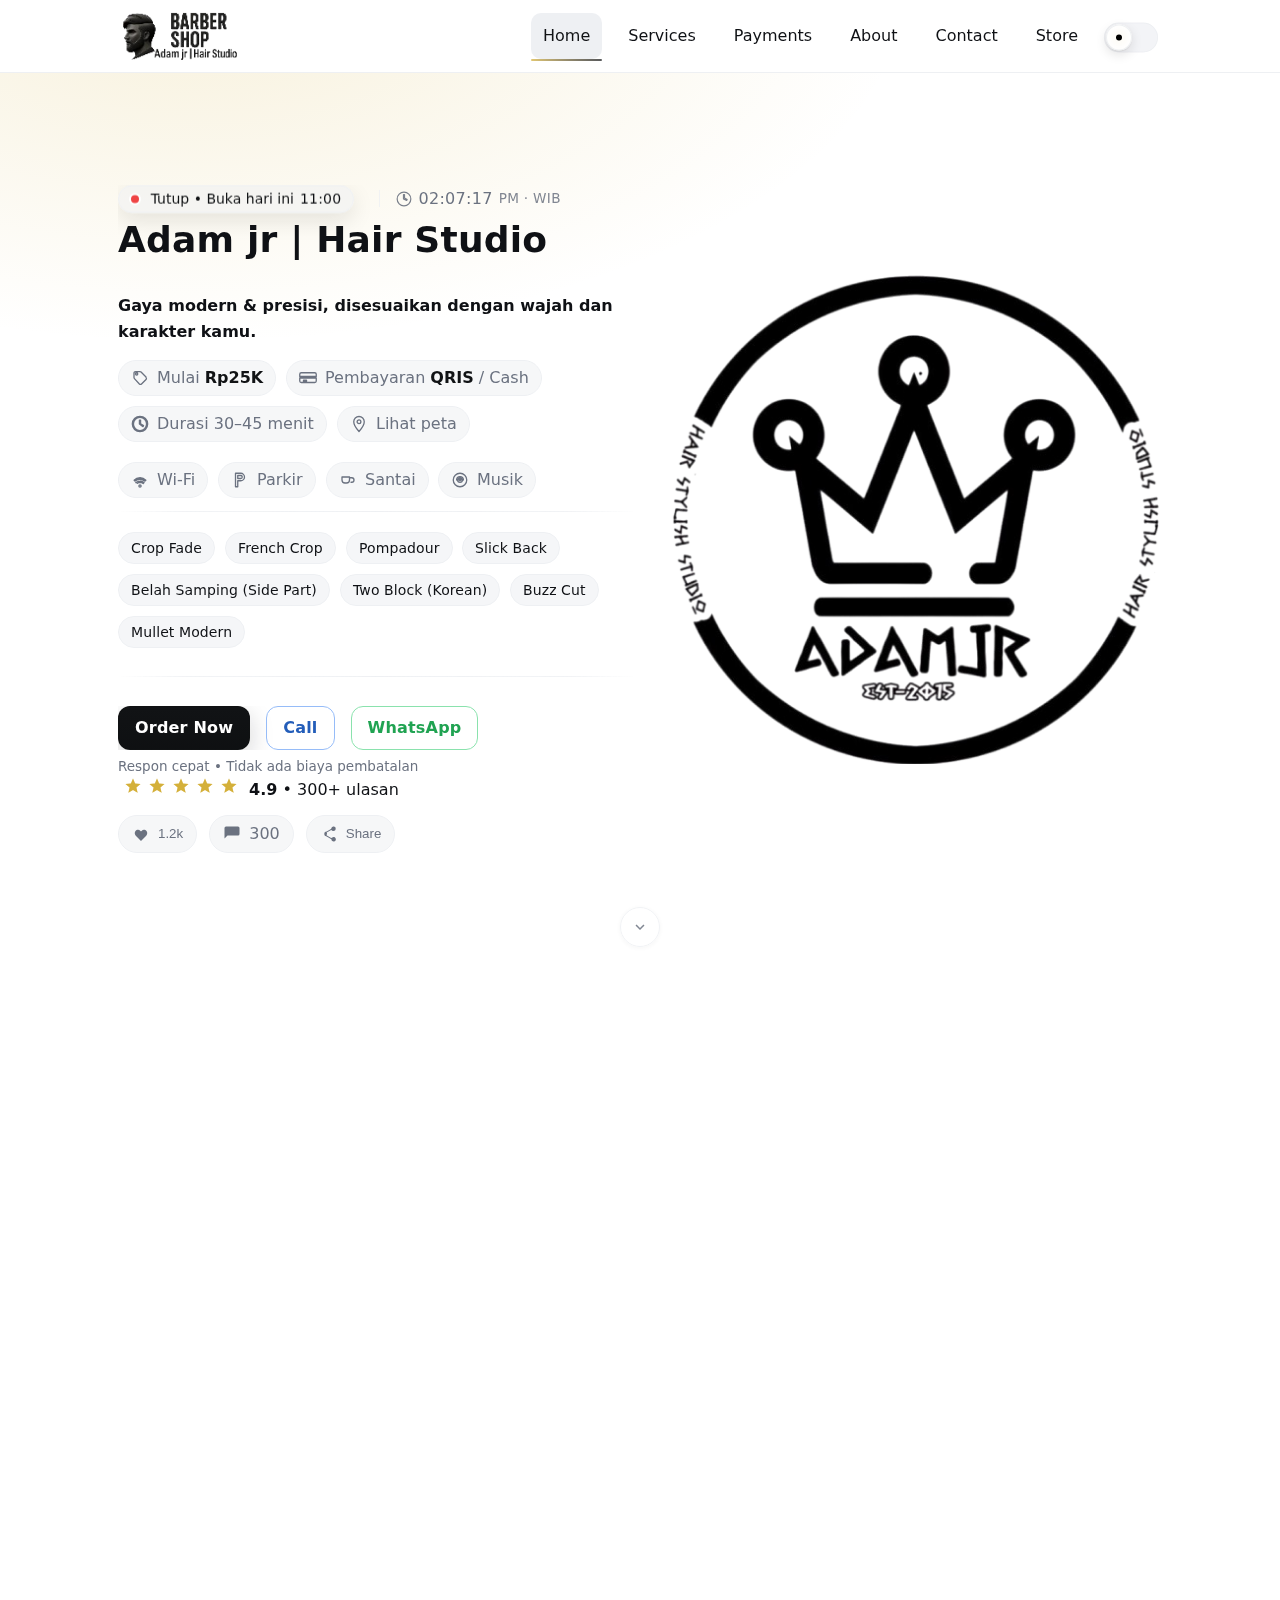
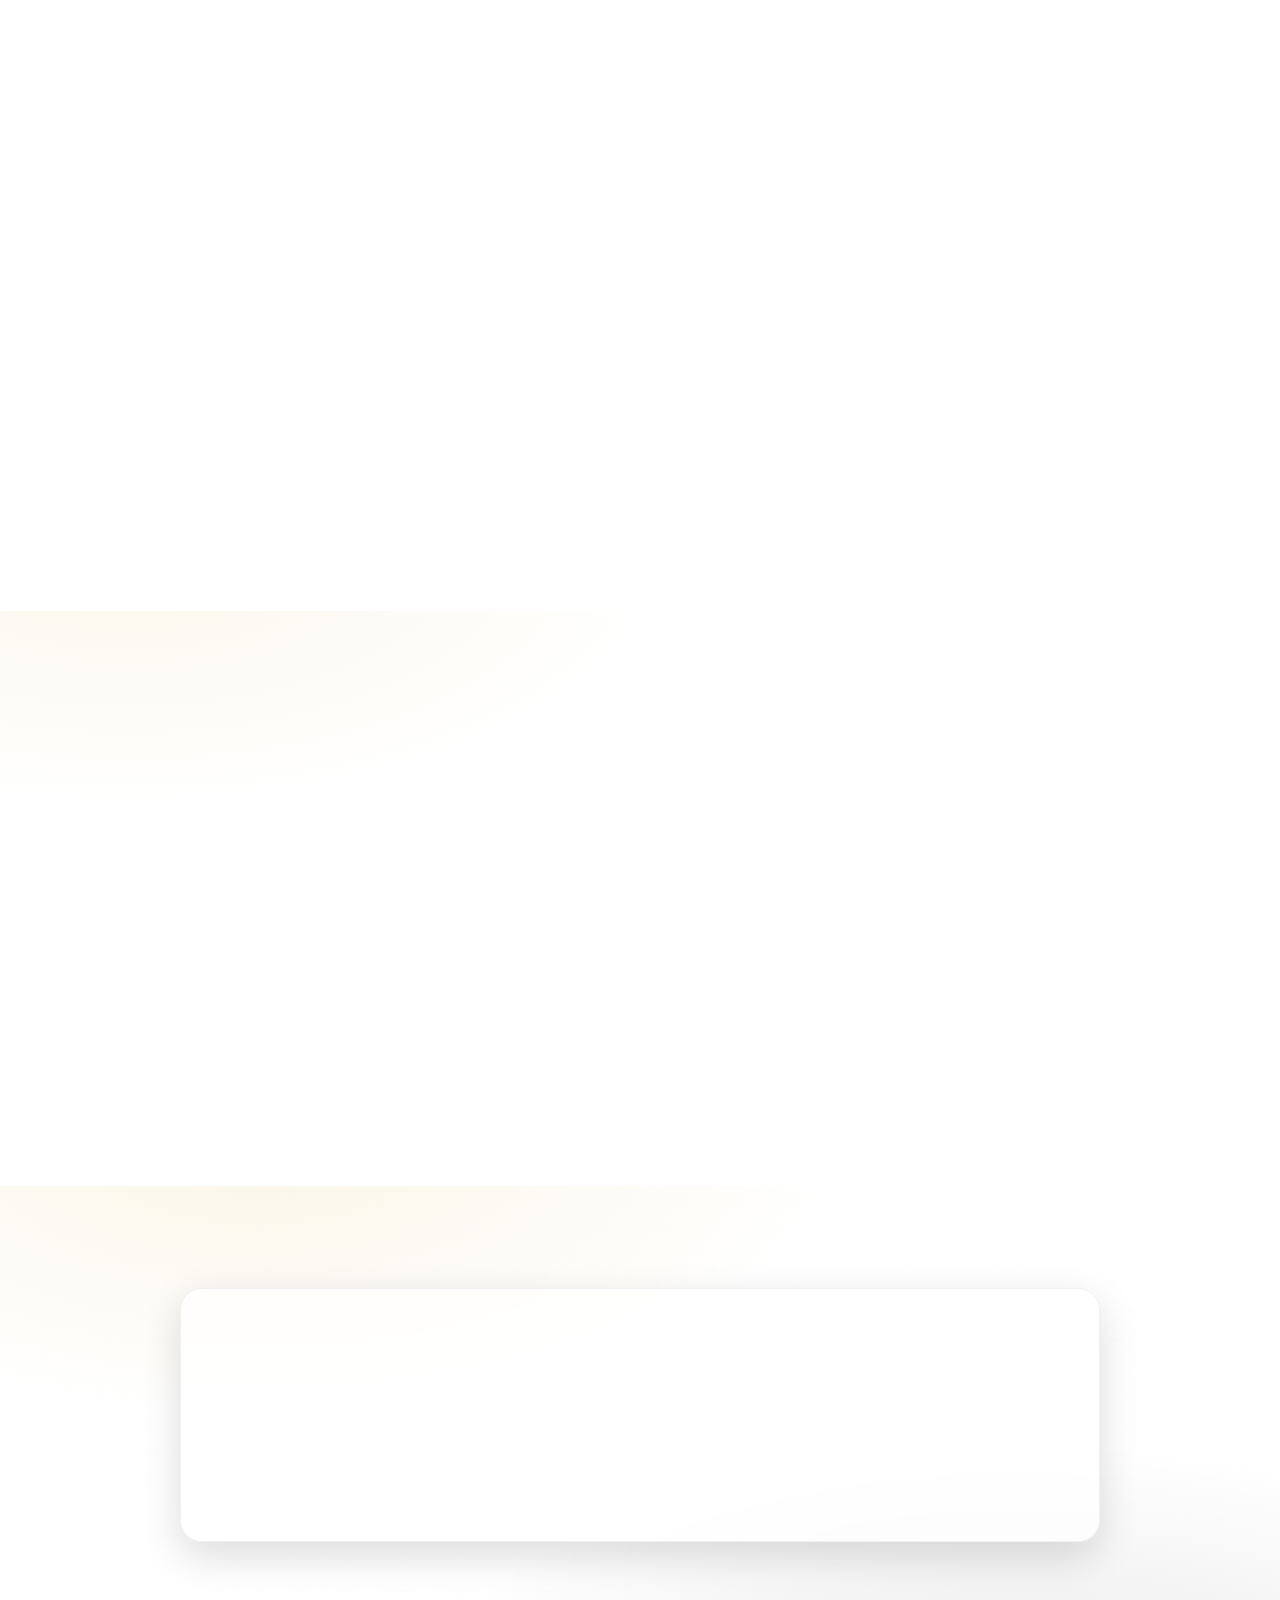
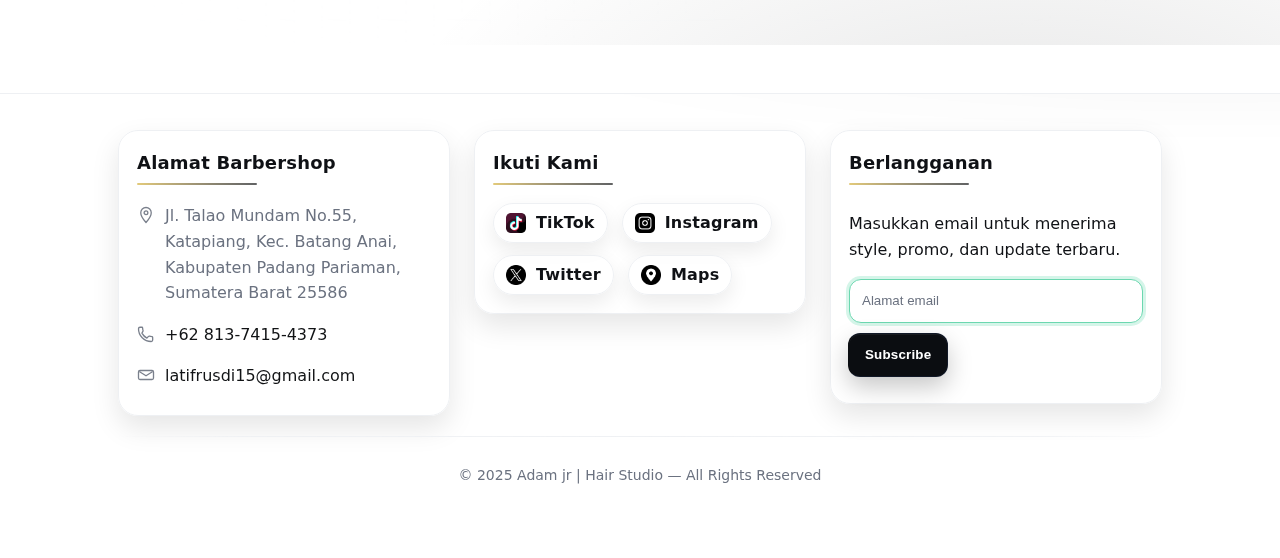
<file: index.html>
<!DOCTYPE html>
<html lang="id">
    <head>
        <!-- ===== Meta dasar & tampilan ===== -->
        <meta charset="utf-8">
        <meta name="viewport" content="width=device-width,initial-scale=1,viewport-fit=cover">
        <meta name="description" content="Adam jr | Hair Studio - Profesional grooming & penataan rambut pria.">
        <meta name="keywords" content="barbershop, hair studio, potong rambut pria, beard trim, grooming, salon">
        <meta name="color-scheme" content="light dark">
        <meta name="referrer" content="strict-origin-when-cross-origin">
        <!-- Saat staging & belum ingin diindeks, hapus komentar baris di bawah -->
        <!-- <meta name="robots" content="noindex,nofollow"> -->

        <title>Adam jr | Hair Studio</title>
        <link rel="icon" type="image/x-icon" href="images/favicon.png">

        <!-- ===== PWA / Ikon (opsional, sesuaikan jika file tersedia) ===== -->
        <link rel="manifest" href="site.webmanifest">
        <link rel="icon" type="image/png" sizes="32x32" href="images/favicon-32.png">
        <link rel="apple-touch-icon" sizes="180x180" href="images/apple-touch-icon.png">
        <meta name="theme-color" content="#ffffff" media="(prefers-color-scheme: light)">
        <meta name="theme-color" content="#0b0d11" media="(prefers-color-scheme: dark)">

        <!-- ===== Open Graph / Twitter (tanpa domain dulu) ===== -->
        <meta property="og:title" content="Adam jr | Hair Studio">
        <meta property="og:description" content="Premium grooming & personalisasi gaya rambut pria.">
        <meta property="og:image" content="images/about-img.jpg">
        <meta property="og:type" content="business.business">
        <meta property="og:locale" content="id_ID">

        <meta name="twitter:card" content="summary_large_image">
        <meta name="twitter:title" content="Adam jr | Hair Studio">
        <meta name="twitter:description" content="Premium grooming & personalisasi gaya rambut pria.">
        <meta name="twitter:image" content="images/about-img.jpg">

        <!-- ===== Preload aset penting (logo header) ===== -->
        <link rel="preload" as="image" href="images/logo.png" fetchpriority="high">

        <!-- ===== Styles utama (CSS terpisah) ===== -->
        <link rel="stylesheet" href="css/app.css">
        <link rel="stylesheet" href="css/theme-toggle.css">
        <link rel="stylesheet" href="css/media-quaries.css">
        <link rel="stylesheet" href="css/aoe.css">
        <link rel="stylesheet" href="css/main.css">
        <link rel="stylesheet" href="css/footer.css">
    </head>

    <body>
        <!-- ===== HEADER / Navigasi ===== -->
        <header class="header" role="banner" id="site-header">
            <div class="container">
                <div class="row">
                    <!-- Logo -->
                    <a href="index.html" class="site-brand" aria-label="Beranda Adam jr | Hair Studio">
                        <img class="site-logo" src="images/logo.png" alt="Adam jr | Hair Studio" width="160" height="48" decoding="async">
                    </a>

                    <!-- Tombol hamburger (muncul di mobile) -->
                    <button class="nav-toggle" type="button"
                        aria-label="Buka menu" aria-controls="site-nav" aria-expanded="false">
                        <span class="bar"></span><span class="bar"></span><span class="bar"></span>
                    </button>

                    <!-- Menu (jadi drawer di mobile) -->
                    <nav id="site-nav" class="navigation" aria-label="Navigasi utama" hidden>
                        <ul>
                            <li class="active"><a href="index.html" title="Beranda">Home</a></li>
                            <li><a href="services.html" title="Layanan">Services</a></li>
                            <li><a href="payments.html" title="Pembayaran">Payments</a></li>
                            <li><a href="about.html" title="Tentang Kami">About</a></li>
                            <li><a href="contact.html" title="Kontak">Contact</a></li>
                            <li><a href="store.html" title="Store">Store</a></li>

                            <!-- Toggle Tema (dipindah ke dalam nav) -->
                            <li>
                                <button id="theme-toggle" class="theme-toggle" type="button"
                                    aria-label="Ganti tema gelap/terang" aria-pressed="false">
                                    <span class="theme-switch" aria-hidden="true">
                                        <svg class="icon sun" viewBox="0 0 24 24" width="18" height="18">
                                            <path d="M12 4V2m0 20v-2M4.93 4.93 3.52 3.52m16.96 16.96-1.41-1.41M4 12H2m20 0h-2M4.93 19.07l-1.41 1.41m16.96-16.96-1.41 1.41M12 8a4 4 0 1 1 0 8 4 4 0 0 1 0-8Z"/>
                                        </svg>
                                        <span class="theme-thumb"></span>
                                        <svg class="icon moon" viewBox="0 0 24 24" width="18" height="18">
                                            <path d="M21 12.79A9 9 0 1 1 11.21 3 7 7 0 0 0 21 12.79Z"/>
                                        </svg>
                                    </span>
                                    <span class="sr-only">Ganti tema</span>
                                </button>
                            </li>
                        </ul>
                    </nav>
                </div>
            </div>
        </header>

        <!-- ===== HERO ===== -->
        <section class="hero-section hero-2025" aria-labelledby="hero-title">
            <div class="container">
                <div class="hero-grid">
                    <!-- Kolom kiri: copy (versi 2025 pro) -->
                    <div class="hero-copy" data-aoe="fade-up" data-aoe-delay="40">
                        <!-- Status buka (bisa di-update via JS ringan) -->
                        <span class="hero-badge" id="open-badge" aria-live="polite" data-aoe="fade-in" data-aoe-delay="80">
                            Buka hari ini • <time datetime="11:00">11:00</time>–<time datetime="23:00">23:00</time>
                        </span>

                        <span class="hero-clock" id="hero-clock" data-12h="false" data-seconds="true">
                            <svg viewBox="0 0 24 24" aria-hidden="true" width="18" height="18">
                                <path d="M12 1.75a10.25 10.25 0 1 0 0 20.5 10.25 10.25 0 0 0 0-20.5zm-.75 3.5h1.5v5.1l4 2.4-.75 1.3L11.25 12V6.75z"/>
                            </svg>
                            <time id="clock-wib" datetime="00:00:00">00:00:00</time>
                            <span class="tz">WIB</span>
                        </span>

                        <h1 id="hero-title" class="hero-title" data-aoe="slide-up" data-aoe-delay="100">
                            Adam jr <span aria-hidden="true">|</span> Hair Studio
                        </h1>

                        <div class="hero-actions --with-divider"></div>

                        <!-- Rotating hero text (fade+slide) -->
                        <p class="hero-text" aria-live="polite" data-aoe="fade-up" data-aoe-delay="120">
                            <strong>
                                <span id="hero-rotator"
                                    class="hero-rotator"
                                    data-phrases='[
                                        "Potongan rapi, detail presisi, hasil tahan lama.",
                                        "Custom haircut mengikuti bentuk wajah & gaya hidupmu.",
                                        "Tampil maksimal styling personal, hasil yang yakin.",
                                        "Quality Over Quantity."
                                    ]'>
                                    Gaya modern & presisi, disesuaikan dengan wajah dan karakter kamu.
                                </span>
                            </strong>
                        </p>

                        <!-- Meta ringkas: harga, durasi, peta, dll -->
                        <ul class="hero-meta" aria-label="Info singkat" data-aoe-stagger="60">
                            <!-- Harga -->
                            <li class="meta-pill">
                                <!-- ikon tag harga -->
                                <svg viewBox="0 0 24 24" aria-hidden="true">
                                    <path d="M20 10.59 13.41 4a2 2 0 0 0-1.41-.59H6a2 2 0 0 0-2 2v6a2 2 0 0 0 .59 1.41L11.18 20a2 2 0 0 0 2.83 0l6-6a2 2 0 0 0 0-2.83zM7.5 8A1.5 1.5 0 1 1 9 6.5 1.5 1.5 0 0 1 7.5 8z"/>
                                </svg>
                                <span>Mulai <b>Rp25K</b></span>
                            </li>

                            <!-- Pembayaran -->
                            <li class="meta-pill">
                                <!-- ikon kartu/QR -->
                                <svg viewBox="0 0 24 24" aria-hidden="true">
                                    <path d="M3 5h18a2 2 0 0 1 2 2v3H1V7a2 2 0 0 1 2-2zm-2 7h22v4a2 2 0 0 1-2 2H3a2 2 0 0 1-2-2v-4zm5 3h4v2H6z"/>
                                </svg>
                                <span>Pembayaran <b>QRIS</b> / Cash</span>
                            </li>

                            <!-- Durasi -->
                            <li class="meta-pill">
                                <svg viewBox="0 0 24 24" aria-hidden="true">
                                    <path d="M12 1.75a10.25 10.25 0 1 0 0 20.5 10.25 10.25 0 0 0 0-20.5zm0 1.5a8.75 8.75 0 1 1 0 17.5 8.75 8.75 0 0 1 0-17.5zm-.75 3.5h1.5v5.1l4 2.4-.75 1.3L11.25 12V6.75z"/>
                                </svg>
                                <span>Durasi 30–45 menit</span>
                            </li>

                            <!-- Peta -->
                            <li class="meta-pill">
                                <svg viewBox="0 0 24 24" aria-hidden="true">
                                    <path d="M12 2a7 7 0 0 0-7 7c0 5.25 7 13 7 13s7-7.75 7-13a7 7 0 0 0-7-7zm0 9.5a2.5 2.5 0 1 1 0-5 2.5 2.5 0 0 1 0 5z"/>
                                </svg>
                                <a href="https://maps.app.goo.gl/nZq79M4P2rXddajx6?g_st=ac" target="_blank" rel="noopener">Lihat peta</a>
                            </li>

                            <!-- OPSIONAL -->
                            <li class="meta-pill hide-sm">
                                <svg viewBox="0 0 24 24" aria-hidden="true">
                                    <path d="M12 18.5a1.5 1.5 0 1 0 0 3 1.5 1.5 0 0 0 0-3zm-7.8-6.1 1.1 1.1A9 9 0 0 1 12 11c2.4 0 4.7.9 6.6 2.5l1.2-1.1A11 11 0 0 0 12 9c-3 0-5.8 1.1-7.8 3.4zm3.2 3 1.1 1.1A6 6 0 0 1 12 15c1.6 0 3.1.6 4.3 1.6l1.2-1.1A7.9 7.9 0 0 0 12 13.5c-2.1 0-4 .8-5.6 1.9z"/>
                                </svg>
                                <span>Wi-Fi</span>
                            </li>

                            <li class="meta-pill hide-sm">
                                <svg viewBox="0 0 24 24" aria-hidden="true">
                                    <path d="M6 3h7a5 5 0 0 1 0 10H9v8H6V3zm3 3v4h4a2 2 0 1 0 0-4H9z"/>
                                </svg>
                                <span>Parkir</span>
                            </li>

                            <li class="meta-pill hide-sm">
                                <svg viewBox="0 0 24 24" aria-hidden="true">
                                    <path d="M4 8h10v4a4 4 0 0 1-4 4H8a4 4 0 0 1-4-4V8zm10 1h3a3 3 0 1 1 0 6h-1"/>
                                </svg>
                                <span>Santai</span>
                            </li>

                            <li class="meta-pill hide-sm">
                                <svg viewBox="0 0 24 24" aria-hidden="true">
                                    <!-- disc -->
                                    <circle cx="12" cy="12" r="9"/>
                                    <!-- grooves (outline-friendly) -->
                                    <path d="M12 7.5a4.5 4.5 0 0 1 4.5 4.5"/>
                                    <path d="M12 9.5a2.5 2.5 0 0 1 2.5 2.5"/>
                                    <path d="M7.5 12A4.5 4.5 0 0 1 12 7.5"/>
                                    <path d="M9.5 12A2.5 2.5 0 0 1 12 9.5"/>
                                    <!-- label & spindle hole -->
                                    <circle cx="12" cy="12" r="3.2"/>
                                    <circle cx="12" cy="12" r="1.1"/>
                                </svg>
                                <span>Musik</span>
                            </li>
                        </ul>

                        <!-- Layanan populer -->
                        <ul class="hero-chips" aria-label="Model rambut populer" data-aoe-stagger="40">
                            <li class="chip" data-style="crop-fade">Crop Fade</li>
                            <li class="chip" data-style="french-crop">French Crop</li>
                            <li class="chip" data-style="pompadour">Pompadour</li>
                            <li class="chip" data-style="slick-back">Slick Back</li>
                            <li class="chip" data-style="side-part">Belah Samping (Side Part)</li>
                            <li class="chip" data-style="two-block">Two Block (Korean)</li>
                            <li class="chip" data-style="buzz-cut">Buzz Cut</li>
                            <li class="chip" data-style="mullet-modern">Mullet Modern</li>
                        </ul>

                        <div class="hero-actions --with-divider"></div>

                        <!-- Aksi utama -->
                        <div class="hero-actions" data-aoe="zoom-in" data-aoe-delay="160">
                            <a href="contact.html" class="btn btn-default">Order Now</a>
                            <a href="tel:+6281234567890" class="btn btn-outline" aria-label="Telepon Adam jr Hair Studio">Call</a>
                            <a href="https://wa.me/6281374154373" class="btn btn-outline" rel="noopener" aria-label="WhatsApp Adam jr Hair Studio">WhatsApp</a>
                        </div>
                        <p class="action-note" data-aoe="fade-in" data-aoe-delay="180">Respon cepat • Tidak ada biaya pembatalan</p>

                        <!-- Social proof (aksesibel) -->
                        <div class="hero-proof" data-rating="4.9" data-count="300" data-aoe="fade-up" data-aoe-delay="200">
                            <!-- Bintang animasi (tetap) -->
                            <div class="stars is-animated" role="img" aria-label="Rating 4.9 dari 5">
                                <span class="star"><svg viewBox="0 0 24 24" aria-hidden="true"><path d="M12 17.3l-6.2 3.7 1.7-7.1L2 9.3l7.2-.6L12 2l2.8 6.7 7.2.6-5.5 4.6 1.7 7.1z"/></svg></span>
                                <span class="star"><svg viewBox="0 0 24 24" aria-hidden="true"><path d="M12 17.3l-6.2 3.7 1.7-7.1L2 9.3l7.2-.6L12 2l2.8 6.7 7.2.6-5.5 4.6 1.7 7.1z"/></svg></span>
                                <span class="star"><svg viewBox="0 0 24 24" aria-hidden="true"><path d="M12 17.3l-6.2 3.7 1.7-7.1L2 9.3l7.2-.6L12 2l2.8 6.7 7.2.6-5.5 4.6 1.7 7.1z"/></svg></span>
                                <span class="star"><svg viewBox="0 0 24 24" aria-hidden="true"><path d="M12 17.3l-6.2 3.7 1.7-7.1L2 9.3l7.2-.6L12 2l2.8 6.7 7.2.6-5.5 4.6 1.7 7.1z"/></svg></span>
                                <span class="star"><svg viewBox="0 0 24 24" aria-hidden="true"><path d="M12 17.3l-6.2 3.7 1.7-7.1L2 9.3l7.2-.6L12 2l2.8 6.7 7.2.6-5.5 4.6 1.7 7.1z"/></svg></span>
                            </div>

                            <!-- Rating ringkas (tidak duplikatif) -->
                            <span class="rating-chip" role="img"
                                aria-label="Rating 4.9 dari 5 berdasarkan 300+ ulasan">
                                <strong class="val">4.9</strong>
                                <span class="dot" aria-hidden="true">•</span>
                                <span class="count">300+ ulasan</span>
                            </span>

                            <!-- Aksi sosial -->
                            <div class="social-actions" role="group" aria-label="Aksi sosial">
                                <!-- Like -->
                                <button class="icon-btn like-btn" type="button"
                                    aria-pressed="false" data-count="1200" aria-live="polite" aria-label="Suka">
                                    <svg viewBox="0 0 24 24" aria-hidden="true">
                                        <path d="M12.1 8.64 11 7.5C9.14 5.64 6.1 6.12 4.6 8.09c-1.38 1.86-1.2 4.5.43 6.13l6.97 6.97 6.97-6.97c1.63-1.63 1.81-4.27.43-6.13-1.5-1.97-4.54-2.45-6.4-.59l-1.1 1.14z"/>
                                    </svg>
                                    <span class="count">1.2k</span>
                                </button>

                                <!-- Komentar  -->
                                <a class="icon-btn" href="#ulasan" aria-label="Baca 300+ komentar">
                                    <svg viewBox="0 0 24 24" aria-hidden="true">
                                        <path d="M20 2H4a2 2 0 0 0-2 2v14l4-4h14a2 2 0 0 0 2-2V4a2 2 0 0 0-2-2z"/>
                                    </svg>
                                    <span class="count">300</span>
                                </a>

                                <!-- Share -->
                                <button class="icon-btn share-btn" type="button" aria-label="Bagikan">
                                    <svg viewBox="0 0 24 24" aria-hidden="true">
                                        <path d="M18 8a3 3 0 1 0-2.83-4H15a3 3 0 0 0 .17 1L8.91 8.7a3 3 0 1 0 0 6.6l6.26 3.7A3 3 0 1 0 16 17a2.99 2.99 0 0 0-1.1.21l-6.26-3.7A3 3 0 0 0 8.9 10l6.01-3.47c.31.29.67.53 1.08.69A3 3 0 0 0 18 8z"/>
                                    </svg>
                                    <span class="label">Share</span>
                                </button>
                            </div>
                        </div>
                    </div>

                    <!-- Kolom kanan: media -->
                    <div class="hero-media" data-aoe="zoom-in" data-aoe-delay="120" data-aoe-blur="sm">
                        <picture>
                        <source srcset="images/hero.png" type="image/png">
                            <img
                            src="images/hero.png"
                            width="640" height="760"
                            alt="Barber memotong rambut di Adam jr Hair Studio"
                            decoding="async" fetchpriority="high">
                            </picture>
                    <div class="hero-glow" aria-hidden="true"></div>
                </div>
            </div>
            <!-- Scroll cue ke bawah -->
            <button class="scroll-cue" aria-label="Gulir ke konten"
                onclick="window.scrollTo({ top: document.querySelector('[data-after-hero]')?.offsetTop || window.innerHeight, behavior: 'smooth' });">
                <svg viewBox="0 0 24 24" width="18" height="18" aria-hidden="true">
                    <!-- chevron down -->
                    <path d="M7.41 8.59 12 13.17 16.59 8.59 18 10l-6 6-6-6z"/>
                </svg>
            </button>
        </section>

        <!-- Penanda untuk tombol scroll (taruh di atas section berikutnya) -->
        <div data-after-hero></div>

        <!-- ===== LAYANAN UNGGULAN ===== -->
        <section class="space-medium" aria-labelledby="section-services">
            <div class="container">
                <!-- Judul section -->
                <div class="row">
                    <div class="text-center">
                        <div class="section-title mb60"
                            data-aoe="fade-up" data-aoe-delay="40">
                            <h2 id="section-services">Our Services</h2>
                            <p class="small-title">Kami bantu kamu tampil maksimal</p>
                        </div>
                    </div>
                </div>

                <!-- Grid layanan -->
                <div class="row service-list">
                    <!-- Service 1 -->
                    <article class="service-block"
                            data-aoe="slide-up" data-aoe-delay="0">
                        <div class="service-icon mb20">
                            <img src="images/service-icon-1.png" alt="Ikon Potongan Rambut Klasik" loading="lazy" decoding="async" width="56" height="56">
                        </div>
                        <div class="service-content">
                            <h3><a href="#" class="title">Modern Classic</a></h3>
                            <p>Gaya rapi dan bersih dengan teknik gunting/clipper, disesuaikan dengan bentuk wajah, garis rambut, dan preferensi Anda. Ideal untuk tampilan profesional sehari-hari maupun acara formal.</p>
                            <div class="price">Rp 25.000</div>
                        </div>
                    </article>

                    <!-- Service 2 -->
                    <article class="service-block"
                        data-aoe="slide-up" data-aoe-delay="320">
                        <div class="service-icon mb20">
                            <img src="images/private.png"
                            alt="Ikon Full Service Grooming (masker, pijat kepala, perawatan wajah)"
                            loading="lazy" decoding="async"
                            width="56" height="56">
                        </div>
                        <div class="service-content">
                            <h3><a href="#" class="title">Full Service</a></h3>
                            <p>Ritual relaksasi lengkap: wash & scalp detox ringan, hot towel, face mask, pijat kepala–leher–bahu, tonik penutrisi, lalu blow & styling final. Pilihan tepat setelah hari panjang atau sebelum acara penting.</p>
                            <div class="price">Mulai Rp 90.000</div>
                        </div>
                    </article>

                    <!-- Service 3 -->
                    <article class="service-block"
                            data-aoe="slide-up" data-aoe-delay="240">
                        <div class="service-icon mb20">
                            <img src="images/service-3.png"
                            alt="Ikon Color & Tone (Cat Rambut)"
                            loading="lazy" decoding="async"
                            width="56" height="56">
                        </div>
                        <div class="service-content">
                            <h3><a href="#" class="title">Color & Tone (Cat Rambut)</a></h3>
                            <p>Konsultasi warna berbasis undertone kulit & gaya, penentuan level–tone, lalu aplikasi presisi untuk hasil merata dan sehat. Opsi: <em>grey blending</em> halus, full color, atau toning/gloss untuk menetralkan kuning–oranye dan memberi kilau natural. Produk ramah kulit kepala & finishing protectant.</p>
                            <div class="price">Mulai Rp 120.000</div>
                        </div>
                    </article>

                    <!-- Service 4 -->
                    <article class="service-block"
                            data-aoe="slide-up" data-aoe-delay="400">
                        <div class="service-icon mb20">
                            <img src="images/training.png"
                            alt="Ikon Pelatihan Barber (Barber Training)"
                            loading="lazy" decoding="async"
                            width="56" height="56">
                        </div>
                        <div class="service-content">
                            <h3><a href="contact.html" class="title">Barber Training</a></h3>
                            <p>Program intensif (1–1/kelas kecil) untuk membangun skill barber modern: sectioning presisi, scissor-over-comb, clipper fade & blending, teksturisasi, beard line-up & finishing, serta standar sanitasi. Fokus praktik dengan feedback langsung & workflow siap kerja.</p>
                            <div class="price">Mulai Rp 350.000/sesi</div>
                        </div>
                    </article>

                    <!-- Service 5 -->
                    <article class="service-block" data-link="contact.html"
                    data-aoe="slide-up" data-aoe-delay="80">
                    <div class="service-icon mb20">
                        <img src="images/VIP.png"
                            alt="Ikon Layanan Potong Rambut Privat (House/Hotel Call)"
                            loading="lazy" decoding="async" width="56" height="56">
                    </div>

                    <div class="service-content">
                        <!-- judul langsung ke contact -->
                        <h3><a href="contact.html" class="title">Layanan Eksklusif</a></h3>

                        <p>Sesi potong & styling privat di rumah/hotel. Fokus satu klien, higienis, dan tepat waktu—ideal jelang meeting, pemotretan, atau acara penting.</p>

                        <!-- CTA ke contact -->
                        <a href="contact.html" class="btn btn-default"
                        aria-label="Hubungi untuk Layanan Eksklusif">Hubungi</a>
                    </div>
                    </article>

                    <!-- Service 6 -->
                    <article class="service-block" data-aoe="slide-up" data-aoe-delay="160">
                        <div class="service-icon mb20">
                            <img src="images/store.png"
                                alt="Ikon Barber Store"
                                loading="lazy" decoding="async"
                                width="56" height="56">
                        </div>
                        <div class="service-content">
                            <!-- judul ikut ke store.html -->
                            <h3><a href="store.html" class="title">Barber Store</a></h3>

                            <p>Pomade, clay, sea-salt spray, tonic, shampoo, hingga aftershave — kurasi barber. Produk original, aman, dan sesuai tipe rambut. Konsultasi produk gratis.</p>

                            <!-- tombol Belanja langsung ke store.html -->
                            <a href="store.html" class="btn btn-default" aria-label="Belanja di Barber Store">Belanja</a>
                        </div>
                    </article>
                    
                </div>

                <!-- CTA ke halaman semua layanan -->
                <div class="text-center mt30"
                    data-aoe="fade-up" data-aoe-delay="120">
                    <a href="services.html" class="btn btn-default">Lihat Semua Layanan</a>
                </div>
            </div>
        </section>

        <!-- ===== TENTANG KAMI ===== -->
        <section class="space-medium about-2025 bg-default" aria-labelledby="about-title">
            <div class="container">
                <div class="about-grid">
                    <!-- Media -->
                    <figure class="about-media" aria-describedby="about-caption"
                            data-aoe="slide-up" data-aoe-delay="0">
                        <picture>
                            <!-- pakai jika punya -->
                            <source srcset="images/about-img.jpg" type="image/jpg">
                            <img
                                src="images/about-img.jpg"
                                alt="Suasana Adam jr Hair Studio yang bersih dan profesional"
                                width="720" height="540" loading="lazy" decoding="async">
                        </picture>
                        <div class="media-glow" aria-hidden="true"></div>
                        <figcaption id="about-caption" class="sr-only">
                            Ruang barbershop yang higienis dan nyaman.
                        </figcaption>
                    </figure>

                    <!-- Copy -->
                    <div class="about-copy">
                        <span class="about-badge"
                            data-aoe="fade-up" data-aoe-delay="60">Adam jr | Hair Studio • Sejak 2015</span>

                        <h2 id="about-title" class="about-title"
                            data-aoe="fade-up" data-aoe-delay="120">Tentang Adam jr | Hair Studio</h2>

                        <p class="about-lede"
                            data-aoe="fade-up" data-aoe-delay="180">
                            <strong>Grooming presisi, hasil rapi, dan pengalaman nyaman—disesuaikan dengan bentuk wajah, tekstur rambut, dan gaya personal kamu.</strong>
                        </p>

                        <ul class="about-points" role="list">
                            <li data-aoe="slide-up" data-aoe-delay="220">
                                <svg viewBox="0 0 24 24" aria-hidden="true"><path d="M20 6 9 17l-5-5"/></svg>
                                Konsultasi sebelum potong (shape & lifestyle fit)
                            </li>
                            <li data-aoe="slide-up" data-aoe-delay="260">
                                <svg viewBox="0 0 24 24" aria-hidden="true"><path d="M20 6 9 17l-5-5"/></svg>
                                Teknik modern: fade presisi, teksturisasi, razor detail
                            </li>
                            <li data-aoe="slide-up" data-aoe-delay="300">
                                <svg viewBox="0 0 24 24" aria-hidden="true"><path d="M20 6 9 17l-5-5"/></svg>
                                Higienis & steril: alat disanitasi setiap sesi
                            </li>
                        </ul>

                        <div class="about-actions"
                            data-aoe="fade-up" data-aoe-delay="340">
                            <a href="about.html" class="btn btn-default">Pelajari Lebih Lanjut</a>
                            <a href="contact.html" class="btn btn-outline">Order Now</a>
                        </div>
                    </div>
                </div>
            </div>
        </section>

        <!-- ===== CTA UTAMA ===== -->
        <section class="cta-section" aria-labelledby="cta-title">
            <div class="container text-center">
                <h2 id="cta-title" class="cta-title"
                    data-aoe="fade-up" data-aoe-delay="0">Booking Jadwalmu Hari Ini</h2>

                <p class="cta-text"
                    data-aoe="fade-up" data-aoe-delay="100">
                    Rasakan premium grooming di Adam jr | Hair Studio. Masuk penuh percaya diri, keluar dengan style tinggi.
                </p>

                <a href="contact.html" class="btn btn-default"
                data-aoe="zoom-in" data-aoe-delay="180">Hubungi Kami</a>
            </div>
        </section>

        <!-- ===== FOOTER ===== -->
        <footer class="footer" role="contentinfo">
            <div class="container">
                <div class="footer-block">
                    <div class="row">
                        <!-- Alamat (kolom kiri) -->
                        <div class="col-lg-4 col-md-4 col-sm-6 col-xs-12">
                            <div class="footer-widget">
                                <h2 class="widget-title">Alamat Barbershop</h2>
                                <ul class="listnone contact">
                                    <li>
                                        <svg aria-hidden="true" width="18" height="18"><use href="#icon-map"></use></svg>
                                        Jl. Talao Mundam No.55, Katapiang, Kec. Batang Anai, Kabupaten Padang Pariaman, Sumatera Barat 25586
                                    </li>
                                    <li>
                                        <svg aria-hidden="true" width="18" height="18"><use href="#icon-phone"></use></svg>
                                        <a href="tel:+6281374154373">+62 813-7415-4373</a>
                                    </li>
                                    <li>
                                        <svg aria-hidden="true" width="18" height="18"><use href="#icon-mail"></use></svg>
                                        <a href="mailto:latifrusdi15@gmail.com">latifrusdi15@gmail.com</a>
                                    </li>
                                </ul>
                            </div>
                        </div>

                        <!-- Sosial (tengah) -->
                        <div class="col-lg-3 col-md-3 col-sm-6 col-xs-12">
                            <div class="footer-widget footer-social">
                                <h2 class="widget-title">Ikuti Kami</h2>
                                <ul class="listnone social-png">
                                    <li>
                                        <a class="social-chip" href="#" rel="noopener">
                                            <img class="social-ico" src="images/social/tiktok.png"
                                                srcset="images/social/tiktok.png 1x, images/social/tiktok.png 2x"
                                                alt="" aria-hidden="true">
                                            <span>TikTok</span>
                                        </a>
                                    </li>
                                    <li>
                                        <a class="social-chip" href="https://www.instagram.com/ajrhairstudio?igsh=b2lkZXhnbTB5MTlr" target="_blank" rel="noopener">
                                            <img class="social-ico" src="images/social/instagram.png"
                                                srcset="images/social/instagram.png 1x, images/social/instagram.png 2x"
                                                alt="" aria-hidden="true">
                                            <span>Instagram</span>
                                        </a>
                                    </li>
                                    <li>
                                        <a class="social-chip" href="#" rel="noopener">
                                            <img class="social-ico" src="images/social/x.png"
                                                srcset="images/social/x.png 1x, images/social/x.png 2x"
                                                alt="" aria-hidden="true">
                                            <span>Twitter</span>
                                        </a>
                                    </li>
                                    <li>
                                        <a class="social-chip" href="https://maps.app.goo.gl/nZq79M4P2rXddajx6?g_st=ac" target="_blank" rel="noopener">
                                            <img class="social-ico" src="images/social/gps.png"
                                                srcset="images/social/gps.png 1x, images/social/gps.png 2x"
                                                alt="" aria-hidden="true">
                                            <span>Maps</span>
                                        </a>
                                    </li>
                                </ul>
                            </div>
                        </div>

                        <!-- Newsletter (kanan) -->
                        <div class="col-lg-5 col-md-5 col-sm-12 col-xs-12">
                            <div class="footer-widget widget-newsletter">
                                <h2 class="widget-title">Berlangganan</h2>
                                <p>Masukkan email untuk menerima style, promo, dan update terbaru.</p>
                                <div class="input-group">
                                    <input type="email" class="form-control" placeholder="Alamat email" aria-label="Alamat email">
                                    <span class="input-group-btn">
                                        <button class="btn btn-default" type="button">Subscribe</button>
                                    </span>
                                </div>
                            </div>
                        </div>
                    </div>

                    <!-- Hak Cipta -->
                    <div class="tiny-footer">
                        <div class="row">
                        <div class="col-lg-12">
                            <div class="copyright-content">
                            <p>© 2025 Adam jr | Hair Studio — All Rights Reserved</p>
                            </div>
                        </div>
                        </div>
                    </div>
                </div>
            </div>
        </footer>

        <!-- ===== SVG Sprite (ikon ringan, tanpa Font Awesome) ===== -->
        <svg style="display:none" aria-hidden="true">
            <symbol id="icon-map" viewBox="0 0 24 24">
                <path d="M12 2a7 7 0 0 0-7 7c0 5.25 7 13 7 13s7-7.75 7-13a7 7 0 0 0-7-7zm0 9.5a2.5 2.5 0 1 1 0-5 2.5 2.5 0 0 1 0 5z"/>
            </symbol>
            <symbol id="icon-phone" viewBox="0 0 24 24">
                <path d="M6.6 10.8a15.5 15.5 0 0 0 6.6 6.6l2.2-2.2a1 1 0 0 1 1-.25c1.1.37 2.3.57 3.5.57a1 1 0 0 1 1 1V20a2 2 0 0 1-2 2C9.6 22 2 14.4 2 5a2 2 0 0 1 2-2h2.5a1 1 0 0 1 1 1c0 1.2.2 2.4.57 3.5a1 1 0 0 1-.25 1L6.6 10.8z"/>
            </symbol>
            <symbol id="icon-mail" viewBox="0 0 24 24">
                <path d="M4 6h16a2 2 0 0 1 2 2v8a2 2 0 0 1-2 2H4a2 2 0 0 1-2-2V8a2 2 0 0 1 2-2zm0 2 8 5 8-5"/>
            </symbol>
        </svg>

        <script>
            (() => {
            const BP = 900;
            const html = document.documentElement;
            const header = document.getElementById('site-header') || document.querySelector('.header');
            const nav = document.getElementById('site-nav') || document.querySelector('.navigation');
            const toggle = header ? header.querySelector('.nav-toggle') : null;

            if (!nav || !toggle) return;

            // overlay: buat otomatis kalau belum ada
            let overlay = document.querySelector('.nav-overlay');
            if (!overlay) {
                overlay = document.createElement('div');
                overlay.className = 'nav-overlay';
                overlay.hidden = true;
                document.body.appendChild(overlay);
            }

            const focusSel = 'a[href], button:not([disabled]), [tabindex]:not([tabindex="-1"])';
            let lastFocused = null;

            function trapFocus(e){
                if (e.key !== 'Tab') return;
                const nodes = nav.querySelectorAll(focusSel);
                if (!nodes.length) return;
                const first = nodes[0], last = nodes[nodes.length - 1];
                if (e.shiftKey && document.activeElement === first){ e.preventDefault(); last.focus(); }
                else if (!e.shiftKey && document.activeElement === last){ e.preventDefault(); first.focus(); }
            }

            function openNav(){
                lastFocused = document.activeElement;
                nav.hidden = false;
                overlay.hidden = false;
                requestAnimationFrame(() => {
                nav.classList.add('is-open');
                overlay.classList.add('is-open');
                });
                toggle.setAttribute('aria-expanded', 'true');
                html.classList.add('no-scroll');
                document.addEventListener('keydown', onKeydown);
                document.addEventListener('keydown', trapFocus);
                // fokus ke item pertama
                const first = nav.querySelector(focusSel);
                first && first.focus();
            }

            function closeNav(){
                nav.classList.remove('is-open');
                overlay.classList.remove('is-open');
                toggle.setAttribute('aria-expanded', 'false');
                html.classList.remove('no-scroll');
                const tidy = () => {
                nav.hidden = true;
                overlay.hidden = true;
                nav.removeEventListener('transitionend', tidy);
                };
                nav.addEventListener('transitionend', tidy);
                document.removeEventListener('keydown', onKeydown);
                document.removeEventListener('keydown', trapFocus);
                // kembalikan fokus
                lastFocused && lastFocused.focus && lastFocused.focus();
            }

            function onKeydown(e){
                if (e.key === 'Escape') closeNav();
            }

            // Toggle
            toggle.addEventListener('click', () => {
                const expanded = toggle.getAttribute('aria-expanded') === 'true';
                expanded ? closeNav() : openNav();
            });

            // Tutup saat klik overlay atau klik link di menu
            overlay.addEventListener('click', closeNav);
            nav.addEventListener('click', (e) => {
                const a = e.target.closest('a');
                if (a) closeNav();
            });

            // Auto reset saat melebar ke desktop
            window.addEventListener('resize', () => {
                if (window.innerWidth > BP && !nav.hidden) closeNav();
            });
            })();
        </script>

        <script src="js/theme-toggle.js" defer></script>
        <script src="js/hero-rotator.js" defer></script>
        <script src="js/social-proof.js" defer></script>
        <script src="js/aoe.js" defer></script>
        <script src="js/main.js" defer></script>
    </body>
</html>
</file>
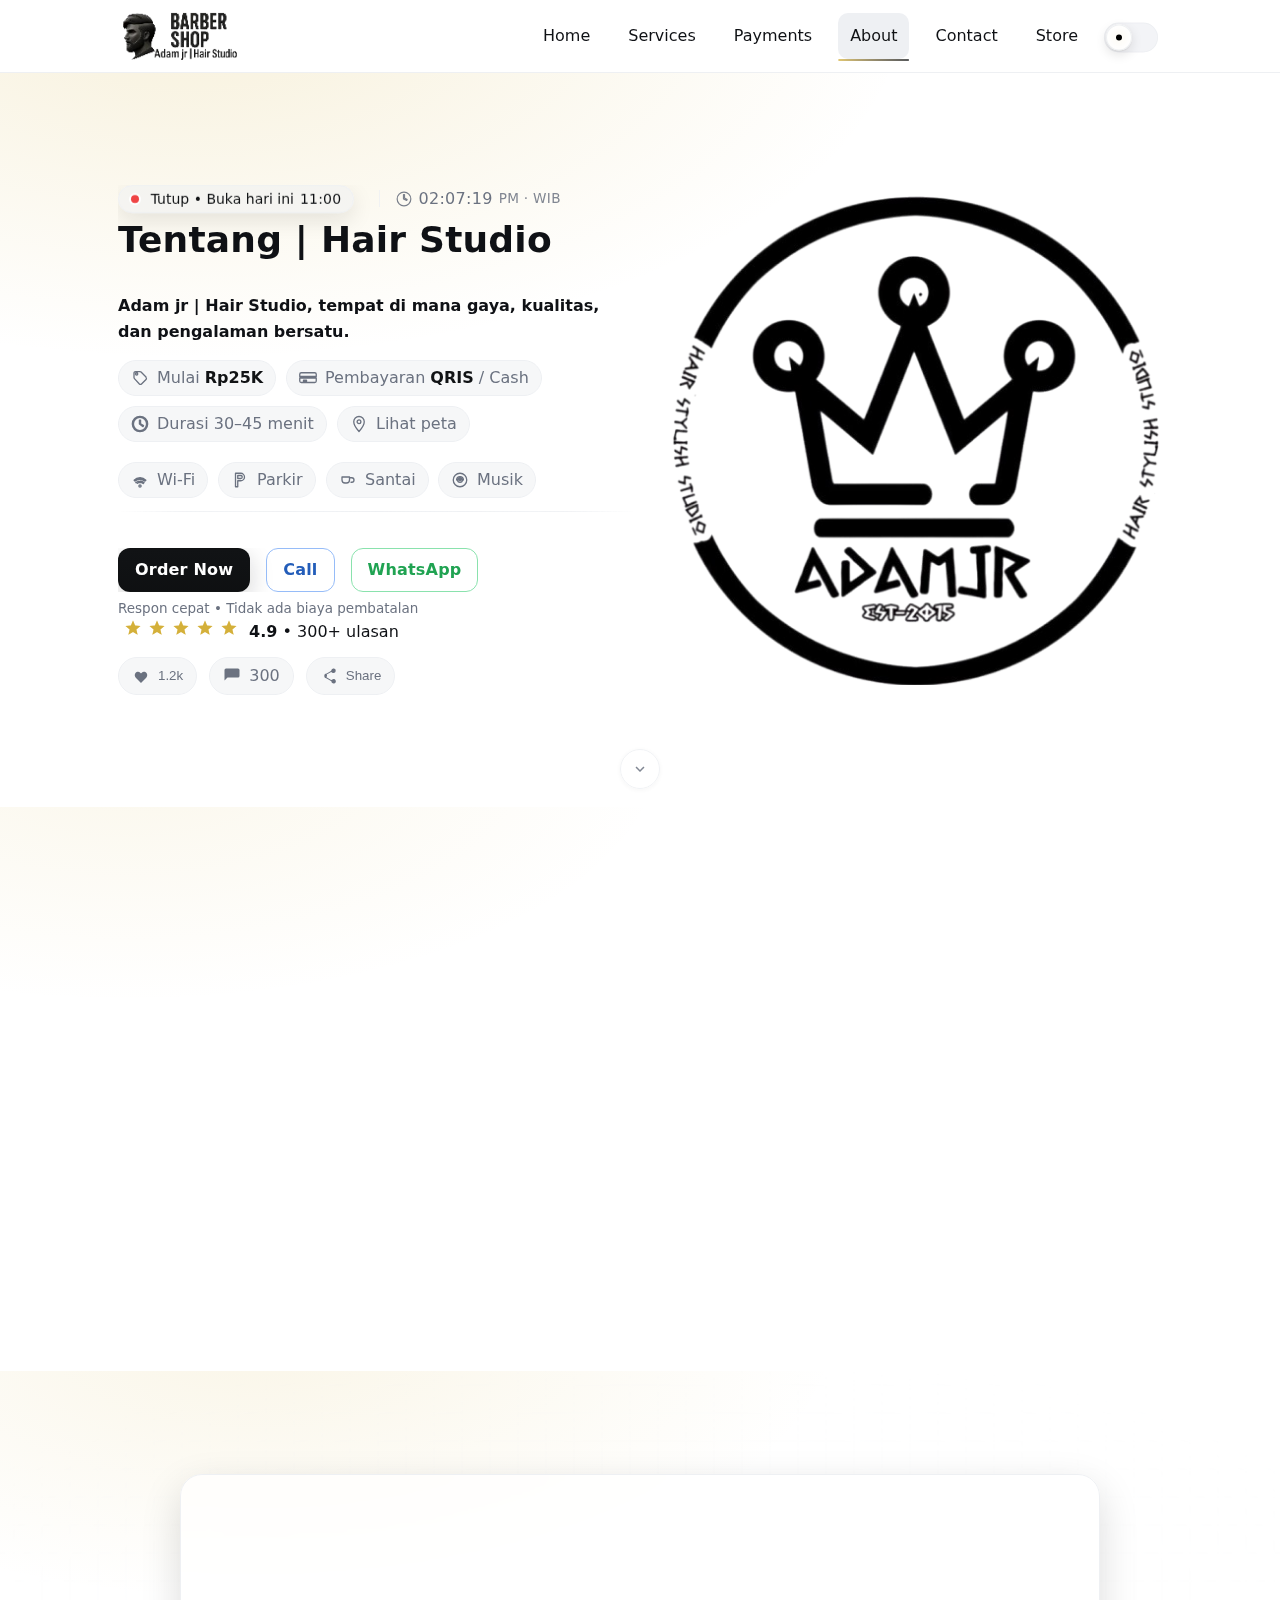
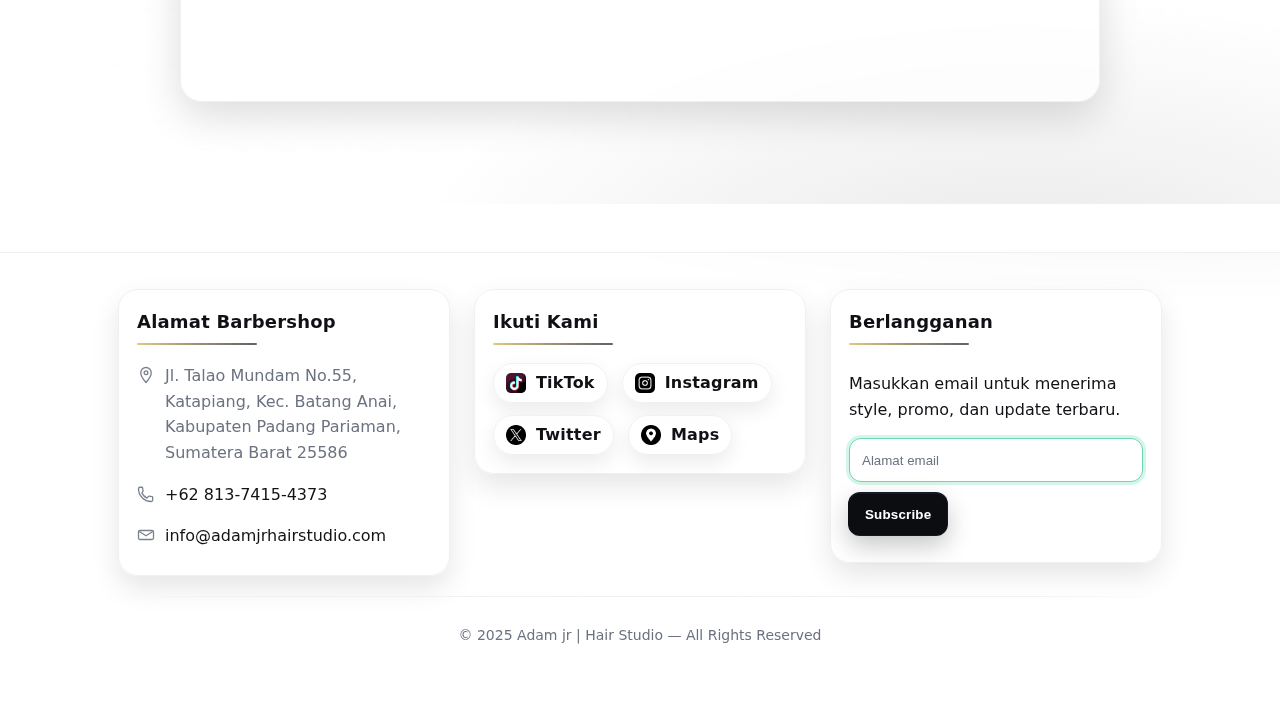
<file: about.html>
<!DOCTYPE html>
<html lang="id">
<head>
  <!-- Meta dasar -->
  <meta charset="utf-8">
  <meta name="viewport" content="width=device-width,initial-scale=1,viewport-fit=cover">
  <meta name="description" content="Tentang Adam jr | Hair Studio — sejarah singkat, nilai, dan pengalaman layanan.">
  <meta name="keywords" content="barbershop, hair studio, about, profil, sejarah">
  <meta name="color-scheme" content="light dark">
  <meta name="referrer" content="strict-origin-when-cross-origin">
  <title>Tentang | Adam jr | Hair Studio</title>
  <link rel="icon" type="image/x-icon" href="images/favicon.png">

  <!-- PWA / Ikon (opsional) -->
  <link rel="manifest" href="site.webmanifest">
  <link rel="icon" type="image/png" sizes="32x32" href="images/favicon-32.png">
  <link rel="apple-touch-icon" sizes="180x180" href="images/apple-touch-icon.png">
  <meta name="theme-color" content="#ffffff" media="(prefers-color-scheme: light)">
  <meta name="theme-color" content="#0b0d11" media="(prefers-color-scheme: dark)">

  <!-- OG / Twitter -->
  <meta property="og:title" content="About | Adam jr | Hair Studio">
  <meta property="og:description" content="Kenal lebih dekat dengan Adam jr | Hair Studio.">
  <meta property="og:image" content="images/about-img.jpg">
  <meta property="og:type" content="website">
  <meta property="og:locale" content="id_ID">

  <!-- ===== Styles utama (CSS terpisah) ===== -->
        <link rel="stylesheet" href="css/app.css">
        <link rel="stylesheet" href="css/theme-toggle.css">
        <link rel="stylesheet" href="css/media-quaries.css">
        <link rel="stylesheet" href="css/aoe.css">
        <link rel="stylesheet" href="css/main.css">
        <link rel="stylesheet" href="css/footer.css">
</head>

  <body>
    <!-- ===== HEADER / NAV ===== -->
    <header class="header" role="banner" id="site-header">
      <div class="container">
        <div class="row">
          <a href="index.html" class="site-brand" aria-label="Beranda Adam jr | Hair Studio">
            <img class="site-logo" src="images/logo.png" alt="Adam jr | Hair Studio" width="160" height="48" decoding="async">
          </a>

          <button class="nav-toggle" type="button"
                  aria-label="Buka menu" aria-controls="site-nav" aria-expanded="false">
            <span class="bar"></span><span class="bar"></span><span class="bar"></span>
          </button>

          <nav id="site-nav" class="navigation" aria-label="Navigasi utama" hidden>
            <ul>
              <li><a href="index.html" title="Beranda">Home</a></li>
              <li><a href="services.html" title="Layanan">Services</a></li>
              <li><a href="payments.html" title="Pembayaran">Payments</a></li>
              <li class="active"><a href="about.html" title="Tentang Kami">About</a></li>
              <li><a href="contact.html" title="Kontak">Contact</a></li>
              <li><a href="store.html" title="Store">Store</a></li>
              <li>
                <button id="theme-toggle" class="theme-toggle" type="button"
                        aria-label="Ganti tema gelap/terang" aria-pressed="false">
                  <span class="theme-switch" aria-hidden="true">
                    <svg class="icon sun" viewBox="0 0 24 24" width="18" height="18">
                      <path d="M12 4V2m0 20v-2M4.93 4.93 3.52 3.52m16.96 16.96-1.41-1.41M4 12H2m20 0h-2M4.93 19.07l-1.41 1.41m16.96-16.96-1.41 1.41M12 8a4 4 0 1 1 0 8 4 4 0 0 1 0-8Z"/>
                    </svg>
                    <span class="theme-thumb"></span>
                    <svg class="icon moon" viewBox="0 0 24 24" width="18" height="18">
                      <path d="M21 12.79A9 9 0 1 1 11.21 3 7 7 0 0 0 21 12.79Z"/>
                    </svg>
                  </span>
                  <span class="sr-only">Ganti tema</span>
                </button>
              </li>
            </ul>
          </nav>
        </div>
      </div>
    </header>

    <!-- ===== PAGE HERO (kompak) + badge & clock ===== -->
    <section class="hero-section hero-2025" aria-labelledby="hero-title">
      <div class="container">
        <div class="hero-grid">
          <!-- Kolom kiri: copy (versi 2025 pro) -->
          <div class="hero-copy" data-aoe="fade-up" data-aoe-delay="40">
            <!-- Status buka (bisa di-update via JS ringan) -->
            <span class="hero-badge" id="open-badge" aria-live="polite" data-aoe="fade-in" data-aoe-delay="80">
              Buka hari ini • <time datetime="11:00">11:00</time>–<time datetime="23:00">23:00</time>
            </span>

            <span class="hero-clock" id="hero-clock" data-12h="false" data-seconds="true">
              <svg viewBox="0 0 24 24" aria-hidden="true" width="18" height="18">
                  <path d="M12 1.75a10.25 10.25 0 1 0 0 20.5 10.25 10.25 0 0 0 0-20.5zm-.75 3.5h1.5v5.1l4 2.4-.75 1.3L11.25 12V6.75z"/>
              </svg>
              <time id="clock-wib" datetime="00:00:00">00:00:00</time>
              <span class="tz">WIB</span>
            </span>

            <h1 id="hero-title" class="hero-title" data-aoe="slide-up" data-aoe-delay="100">
              Tentang <span aria-hidden="true">|</span> Hair Studio
            </h1>

            <div class="hero-actions --with-divider"></div>

            <!-- Rotating hero text (fade+slide) -->
            <p class="hero-text" aria-live="polite" data-aoe="fade-up" data-aoe-delay="120">
              <strong>
                <span id="hero-rotator"
                  class="hero-rotator"
                  data-phrases='[
                    "Didirikan dengan passion & dedikasi untuk grooming modern.",
                    "Mengutamakan detail, kualitas, dan kenyamanan pelanggan.",
                    "Melayani dengan hati, membangun kepercayaan & loyalitas.",
                    "Lebih dari sekadar potong rambut — ini tentang gaya hidup."
                  ]'>
                  Adam jr | Hair Studio, tempat di mana gaya, kualitas, dan pengalaman bersatu.
                </span>
              </strong>
            </p>

            <!-- Meta ringkas: harga, durasi, peta, dll -->
            <ul class="hero-meta" aria-label="Info singkat" data-aoe-stagger="60">
              <!-- Harga -->
              <li class="meta-pill">
                <!-- ikon tag harga -->
                <svg viewBox="0 0 24 24" aria-hidden="true">
                  <path d="M20 10.59 13.41 4a2 2 0 0 0-1.41-.59H6a2 2 0 0 0-2 2v6a2 2 0 0 0 .59 1.41L11.18 20a2 2 0 0 0 2.83 0l6-6a2 2 0 0 0 0-2.83zM7.5 8A1.5 1.5 0 1 1 9 6.5 1.5 1.5 0 0 1 7.5 8z"/>
                </svg>
                <span>Mulai <b>Rp25K</b></span>
              </li>

              <!-- Pembayaran -->
              <li class="meta-pill">
                <!-- ikon kartu/QR -->
                <svg viewBox="0 0 24 24" aria-hidden="true">
                  <path d="M3 5h18a2 2 0 0 1 2 2v3H1V7a2 2 0 0 1 2-2zm-2 7h22v4a2 2 0 0 1-2 2H3a2 2 0 0 1-2-2v-4zm5 3h4v2H6z"/>
                </svg>
                <span>Pembayaran <b>QRIS</b> / Cash</span>
              </li>

              <!-- Durasi -->
              <li class="meta-pill">
                <svg viewBox="0 0 24 24" aria-hidden="true">
                  <path d="M12 1.75a10.25 10.25 0 1 0 0 20.5 10.25 10.25 0 0 0 0-20.5zm0 1.5a8.75 8.75 0 1 1 0 17.5 8.75 8.75 0 0 1 0-17.5zm-.75 3.5h1.5v5.1l4 2.4-.75 1.3L11.25 12V6.75z"/>
                </svg>
                <span>Durasi 30–45 menit</span>
              </li>

              <!-- Peta -->
              <li class="meta-pill">
                <svg viewBox="0 0 24 24" aria-hidden="true">
                  <path d="M12 2a7 7 0 0 0-7 7c0 5.25 7 13 7 13s7-7.75 7-13a7 7 0 0 0-7-7zm0 9.5a2.5 2.5 0 1 1 0-5 2.5 2.5 0 0 1 0 5z"/>
                </svg>
                <a href="https://maps.app.goo.gl/nZq79M4P2rXddajx6?g_st=ac" target="_blank" rel="noopener">Lihat peta</a>
              </li>

              <!-- OPSIONAL -->
              <li class="meta-pill hide-sm">
                <svg viewBox="0 0 24 24" aria-hidden="true">
                  <path d="M12 18.5a1.5 1.5 0 1 0 0 3 1.5 1.5 0 0 0 0-3zm-7.8-6.1 1.1 1.1A9 9 0 0 1 12 11c2.4 0 4.7.9 6.6 2.5l1.2-1.1A11 11 0 0 0 12 9c-3 0-5.8 1.1-7.8 3.4zm3.2 3 1.1 1.1A6 6 0 0 1 12 15c1.6 0 3.1.6 4.3 1.6l1.2-1.1A7.9 7.9 0 0 0 12 13.5c-2.1 0-4 .8-5.6 1.9z"/>
                </svg>
                <span>Wi-Fi</span>
              </li>

              <li class="meta-pill hide-sm">
                <svg viewBox="0 0 24 24" aria-hidden="true">
                  <path d="M6 3h7a5 5 0 0 1 0 10H9v8H6V3zm3 3v4h4a2 2 0 1 0 0-4H9z"/>
                </svg>
                <span>Parkir</span>
              </li>

              <li class="meta-pill hide-sm">
                <svg viewBox="0 0 24 24" aria-hidden="true">
                  <path d="M4 8h10v4a4 4 0 0 1-4 4H8a4 4 0 0 1-4-4V8zm10 1h3a3 3 0 1 1 0 6h-1"/>
                </svg>
                <span>Santai</span>
              </li>

              <li class="meta-pill hide-sm">
                <svg viewBox="0 0 24 24" aria-hidden="true">
                  <!-- disc -->
                  <circle cx="12" cy="12" r="9"/>
                  <!-- grooves (outline-friendly) -->
                  <path d="M12 7.5a4.5 4.5 0 0 1 4.5 4.5"/>
                  <path d="M12 9.5a2.5 2.5 0 0 1 2.5 2.5"/>
                  <path d="M7.5 12A4.5 4.5 0 0 1 12 7.5"/>
                  <path d="M9.5 12A2.5 2.5 0 0 1 12 9.5"/>
                  <!-- label & spindle hole -->
                  <circle cx="12" cy="12" r="3.2"/>
                  <circle cx="12" cy="12" r="1.1"/>
                </svg>
                <span>Musik</span>
              </li>
            </ul>

            <div class="hero-actions --with-divider"></div>

            <!-- Aksi utama -->
            <div class="hero-actions" data-aoe="zoom-in" data-aoe-delay="160">
              <a href="contact.html" class="btn btn-default">Order Now</a>
              <a href="tel:+6281234567890" class="btn btn-outline" aria-label="Telepon Adam jr Hair Studio">Call</a>
              <a href="https://wa.me/6281374154373" class="btn btn-outline" rel="noopener" aria-label="WhatsApp Adam jr Hair Studio">WhatsApp</a>
            </div>
            <p class="action-note" data-aoe="fade-in" data-aoe-delay="180">Respon cepat • Tidak ada biaya pembatalan</p>

            <!-- Social proof (aksesibel) -->
            <div class="hero-proof" data-rating="4.9" data-count="300" data-aoe="fade-up" data-aoe-delay="200">
              <!-- Bintang animasi (tetap) -->
              <div class="stars is-animated" role="img" aria-label="Rating 4.9 dari 5">
              <span class="star"><svg viewBox="0 0 24 24" aria-hidden="true"><path d="M12 17.3l-6.2 3.7 1.7-7.1L2 9.3l7.2-.6L12 2l2.8 6.7 7.2.6-5.5 4.6 1.7 7.1z"/></svg></span>
              <span class="star"><svg viewBox="0 0 24 24" aria-hidden="true"><path d="M12 17.3l-6.2 3.7 1.7-7.1L2 9.3l7.2-.6L12 2l2.8 6.7 7.2.6-5.5 4.6 1.7 7.1z"/></svg></span>
              <span class="star"><svg viewBox="0 0 24 24" aria-hidden="true"><path d="M12 17.3l-6.2 3.7 1.7-7.1L2 9.3l7.2-.6L12 2l2.8 6.7 7.2.6-5.5 4.6 1.7 7.1z"/></svg></span>
              <span class="star"><svg viewBox="0 0 24 24" aria-hidden="true"><path d="M12 17.3l-6.2 3.7 1.7-7.1L2 9.3l7.2-.6L12 2l2.8 6.7 7.2.6-5.5 4.6 1.7 7.1z"/></svg></span>
              <span class="star"><svg viewBox="0 0 24 24" aria-hidden="true"><path d="M12 17.3l-6.2 3.7 1.7-7.1L2 9.3l7.2-.6L12 2l2.8 6.7 7.2.6-5.5 4.6 1.7 7.1z"/></svg></span>
            </div>

            <!-- Rating ringkas (tidak duplikatif) -->
            <span class="rating-chip" role="img"
              aria-label="Rating 4.9 dari 5 berdasarkan 300+ ulasan">
              <strong class="val">4.9</strong>
              <span class="dot" aria-hidden="true">•</span>
              <span class="count">300+ ulasan</span>
            </span>

            <!-- Aksi sosial -->
            <div class="social-actions" role="group" aria-label="Aksi sosial">
              <!-- Like -->
              <button class="icon-btn like-btn" type="button"
                aria-pressed="false" data-count="1200" aria-live="polite" aria-label="Suka">
                <svg viewBox="0 0 24 24" aria-hidden="true">
                  <path d="M12.1 8.64 11 7.5C9.14 5.64 6.1 6.12 4.6 8.09c-1.38 1.86-1.2 4.5.43 6.13l6.97 6.97 6.97-6.97c1.63-1.63 1.81-4.27.43-6.13-1.5-1.97-4.54-2.45-6.4-.59l-1.1 1.14z"/>
                </svg>
                <span class="count">1.2k</span>
              </button>

              <!-- Komentar  -->
              <a class="icon-btn" href="#ulasan" aria-label="Baca 300+ komentar">
                <svg viewBox="0 0 24 24" aria-hidden="true">
                  <path d="M20 2H4a2 2 0 0 0-2 2v14l4-4h14a2 2 0 0 0 2-2V4a2 2 0 0 0-2-2z"/>
                </svg>
                <span class="count">300</span>
              </a>

              <!-- Share -->
              <button class="icon-btn share-btn" type="button" aria-label="Bagikan">
                <svg viewBox="0 0 24 24" aria-hidden="true">
                  <path d="M18 8a3 3 0 1 0-2.83-4H15a3 3 0 0 0 .17 1L8.91 8.7a3 3 0 1 0 0 6.6l6.26 3.7A3 3 0 1 0 16 17a2.99 2.99 0 0 0-1.1.21l-6.26-3.7A3 3 0 0 0 8.9 10l6.01-3.47c.31.29.67.53 1.08.69A3 3 0 0 0 18 8z"/>
                </svg>
                <span class="label">Share</span>
              </button>
            </div>
          </div>
        </div>

        <!-- Kolom kanan: media -->
        <div class="hero-media" data-aoe="zoom-in" data-aoe-delay="120" data-aoe-blur="sm">
          <picture>
            <source srcset="images/hero.png" type="image/png">
            <img
            src="images/hero.png"
            width="640" height="760"
            alt="Barber memotong rambut di Adam jr Hair Studio"
            decoding="async" fetchpriority="high">
          </picture>
          <div class="hero-glow" aria-hidden="true"></div>
        </div>
      </div>
      <!-- Scroll cue ke bawah -->
      <button class="scroll-cue" aria-label="Gulir ke konten"
        onclick="window.scrollTo({ top: document.querySelector('[data-after-hero]')?.offsetTop || window.innerHeight, behavior: 'smooth' });">
        <svg viewBox="0 0 24 24" width="18" height="18" aria-hidden="true">
          <!-- chevron down -->
          <path d="M7.41 8.59 12 13.17 16.59 8.59 18 10l-6 6-6-6z"/>
        </svg>
      </button>
    </section>

    <!-- ===== ABOUT SECTION ===== -->
    <section class="space-medium about-2025" aria-labelledby="about-title">
      <div class="container">
        <div class="about-grid">
          <!-- Media -->
          <figure class="about-media" aria-describedby="about-caption" data-aoe="slide-up" data-aoe-delay="0">
            <picture>
              <source srcset="images/about-img.jpg" type="image/jpg">
              <img src="images/about-img.jpg" alt="Suasana studio yang rapi & higienis" width="720" height="540" loading="lazy" decoding="async">
            </picture>
            <div class="media-glow" aria-hidden="true"></div>
            <figcaption id="about-caption" class="sr-only">
              Ruang barbershop yang higienis dan nyaman.
            </figcaption>
          </figure>

          <!-- Copy -->
          <div class="about-copy">
            <span class="about-badge" data-aoe="fade-up" data-aoe-delay="60">Adam jr | Hair Studio • Sejak 2015</span>

            <h2 id="about-title" class="about-title" data-aoe="fade-up" data-aoe-delay="120">Misi & Cerita Kami</h2>

            <p class="about-lede" data-aoe="fade-up" data-aoe-delay="180">
              <strong>Kami percaya potongan rambut yang baik mengubah rasa percaya diri.</strong>
              Fokus kami: presisi bentuk, kesehatan rambut & kulit kepala, dan pengalaman yang nyaman.
            </p>

            <ul class="about-points" role="list">
              <li data-aoe="slide-up" data-aoe-delay="220">Konsultasi bentuk wajah & gaya hidup sebelum mulai</li>
              <li data-aoe="slide-up" data-aoe-delay="260">Teknik modern: fade presisi, teksturisasi, razor detail</li>
              <li data-aoe="slide-up" data-aoe-delay="300">Higienis & steril—alat disanitasi setiap sesi</li>
              <li data-aoe="slide-up" data-aoe-delay="340">Rekomendasi perawatan & produk sesuai tipe rambut</li>
            </ul>

            <div class="about-actions" data-aoe="fade-up" data-aoe-delay="380">
              <a href="services.html" class="btn btn-default">Lihat Layanan</a>
              <a href="contact.html" class="btn btn-outline">Order Now</a>
            </div>
          </div>
        </div>
      </div>
    </section>

    <!-- ===== CTA ===== -->
    <section class="cta-section" aria-labelledby="cta-title">
      <div class="container text-center">
        <h2 id="cta-title" class="cta-title" data-aoe="fade-up" data-aoe-delay="0">Siap Datang ke Studio?</h2>
        <p class="cta-text" data-aoe="fade-up" data-aoe-delay="80">Booking jadwalmu atau tanya dulu lewat WhatsApp.</p>
        <a href="contact.html" class="btn btn-default" data-aoe="zoom-in" data-aoe-delay="140">Hubungi Kami</a>
      </div>
    </section>

    <!-- ===== FOOTER ===== -->
          <footer class="footer" role="contentinfo">
              <div class="container">
                  <div class="footer-block">
                      <div class="row">
                          <!-- Alamat (kolom kiri) -->
                          <div class="col-lg-4 col-md-4 col-sm-6 col-xs-12">
                              <div class="footer-widget">
                                  <h2 class="widget-title">Alamat Barbershop</h2>
                                  <ul class="listnone contact">
                                      <li>
                                          <svg aria-hidden="true" width="18" height="18"><use href="#icon-map"></use></svg>
                                          Jl. Talao Mundam No.55, Katapiang, Kec. Batang Anai, Kabupaten Padang Pariaman, Sumatera Barat 25586
                                      </li>
                                      <li>
                                          <svg aria-hidden="true" width="18" height="18"><use href="#icon-phone"></use></svg>
                                          <a href="tel:+6281374154373">+62 813-7415-4373</a>
                                      </li>
                                      <li>
                                          <svg aria-hidden="true" width="18" height="18"><use href="#icon-mail"></use></svg>
                                          <a href="mailto:info@adamjrhairstudio.com">info@adamjrhairstudio.com</a>
                                      </li>
                                  </ul>
                              </div>
                          </div>

                          <!-- Sosial (tengah) -->
                          <div class="col-lg-3 col-md-3 col-sm-6 col-xs-12">
                              <div class="footer-widget footer-social">
                                  <h2 class="widget-title">Ikuti Kami</h2>
                                  <ul class="listnone social-png">
                                      <li>
                                          <a class="social-chip" href="#" rel="noopener">
                                              <img class="social-ico" src="images/social/tiktok.png"
                                                  srcset="images/social/tiktok.png 1x, images/social/tiktok.png 2x"
                                                  alt="" aria-hidden="true">
                                              <span>TikTok</span>
                                          </a>
                                      </li>
                                      <li>
                                          <a class="social-chip" href="https://www.instagram.com/ajrhairstudio?igsh=b2lkZXhnbTB5MTlr" target="_blank" rel="noopener">
                                              <img class="social-ico" src="images/social/instagram.png"
                                                  srcset="images/social/instagram.png 1x, images/social/instagram.png 2x"
                                                  alt="" aria-hidden="true">
                                              <span>Instagram</span>
                                          </a>
                                      </li>
                                      <li>
                                          <a class="social-chip" href="#" rel="noopener">
                                              <img class="social-ico" src="images/social/x.png"
                                                  srcset="images/social/x.png 1x, images/social/x.png 2x"
                                                  alt="" aria-hidden="true">
                                              <span>Twitter</span>
                                          </a>
                                      </li>
                                      <li>
                                          <a class="social-chip" href="https://maps.app.goo.gl/nZq79M4P2rXddajx6?g_st=ac" target="_blank" rel="noopener">
                                              <img class="social-ico" src="images/social/gps.png"
                                                  srcset="images/social/gps.png 1x, images/social/gps.png 2x"
                                                  alt="" aria-hidden="true">
                                              <span>Maps</span>
                                          </a>
                                      </li>
                                  </ul>
                              </div>
                          </div>

                          <!-- Newsletter (kanan) -->
                          <div class="col-lg-5 col-md-5 col-sm-12 col-xs-12">
                              <div class="footer-widget widget-newsletter">
                                  <h2 class="widget-title">Berlangganan</h2>
                                  <p>Masukkan email untuk menerima style, promo, dan update terbaru.</p>
                                  <div class="input-group">
                                      <input type="email" class="form-control" placeholder="Alamat email" aria-label="Alamat email">
                                      <span class="input-group-btn">
                                          <button class="btn btn-default" type="button">Subscribe</button>
                                      </span>
                                  </div>
                              </div>
                          </div>
                      </div>

                      <!-- Hak Cipta -->
                      <div class="tiny-footer">
                          <div class="row">
                          <div class="col-lg-12">
                              <div class="copyright-content">
                              <p>© 2025 Adam jr | Hair Studio — All Rights Reserved</p>
                              </div>
                          </div>
                          </div>
                      </div>
                  </div><!-- /.footer-block -->
              </div>
          </footer>

    <!-- ===== Nav drawer (sama seperti index) ===== -->
          <svg style="display:none" aria-hidden="true">
              <symbol id="icon-map" viewBox="0 0 24 24">
                  <path d="M12 2a7 7 0 0 0-7 7c0 5.25 7 13 7 13s7-7.75 7-13a7 7 0 0 0-7-7zm0 9.5a2.5 2.5 0 1 1 0-5 2.5 2.5 0 0 1 0 5z"/>
              </symbol>
              <symbol id="icon-phone" viewBox="0 0 24 24">
                  <path d="M6.6 10.8a15.5 15.5 0 0 0 6.6 6.6l2.2-2.2a1 1 0 0 1 1-.25c1.1.37 2.3.57 3.5.57a1 1 0 0 1 1 1V20a2 2 0 0 1-2 2C9.6 22 2 14.4 2 5a2 2 0 0 1 2-2h2.5a1 1 0 0 1 1 1c0 1.2.2 2.4.57 3.5a1 1 0 0 1-.25 1L6.6 10.8z"/>
              </symbol>
              <symbol id="icon-mail" viewBox="0 0 24 24">
                  <path d="M4 6h16a2 2 0 0 1 2 2v8a2 2 0 0 1-2 2H4a2 2 0 0 1-2-2V8a2 2 0 0 1 2-2zm0 2 8 5 8-5"/>
              </symbol>
          </svg>

          <script>
              (() => {
              const BP = 900;
              const html = document.documentElement;
              const header = document.getElementById('site-header') || document.querySelector('.header');
              const nav = document.getElementById('site-nav') || document.querySelector('.navigation');
              const toggle = header ? header.querySelector('.nav-toggle') : null;

              if (!nav || !toggle) return;

              // overlay: buat otomatis kalau belum ada
              let overlay = document.querySelector('.nav-overlay');
              if (!overlay) {
                  overlay = document.createElement('div');
                  overlay.className = 'nav-overlay';
                  overlay.hidden = true;
                  document.body.appendChild(overlay);
              }

              const focusSel = 'a[href], button:not([disabled]), [tabindex]:not([tabindex="-1"])';
              let lastFocused = null;

              function trapFocus(e){
                  if (e.key !== 'Tab') return;
                  const nodes = nav.querySelectorAll(focusSel);
                  if (!nodes.length) return;
                  const first = nodes[0], last = nodes[nodes.length - 1];
                  if (e.shiftKey && document.activeElement === first){ e.preventDefault(); last.focus(); }
                  else if (!e.shiftKey && document.activeElement === last){ e.preventDefault(); first.focus(); }
              }

              function openNav(){
                  lastFocused = document.activeElement;
                  nav.hidden = false;
                  overlay.hidden = false;
                  requestAnimationFrame(() => {
                  nav.classList.add('is-open');
                  overlay.classList.add('is-open');
                  });
                  toggle.setAttribute('aria-expanded', 'true');
                  html.classList.add('no-scroll');
                  document.addEventListener('keydown', onKeydown);
                  document.addEventListener('keydown', trapFocus);
                  // fokus ke item pertama
                  const first = nav.querySelector(focusSel);
                  first && first.focus();
              }

              function closeNav(){
                  nav.classList.remove('is-open');
                  overlay.classList.remove('is-open');
                  toggle.setAttribute('aria-expanded', 'false');
                  html.classList.remove('no-scroll');
                  const tidy = () => {
                  nav.hidden = true;
                  overlay.hidden = true;
                  nav.removeEventListener('transitionend', tidy);
                  };
                  nav.addEventListener('transitionend', tidy);
                  document.removeEventListener('keydown', onKeydown);
                  document.removeEventListener('keydown', trapFocus);
                  // kembalikan fokus
                  lastFocused && lastFocused.focus && lastFocused.focus();
              }

              function onKeydown(e){
                  if (e.key === 'Escape') closeNav();
              }

              // Toggle
              toggle.addEventListener('click', () => {
                  const expanded = toggle.getAttribute('aria-expanded') === 'true';
                  expanded ? closeNav() : openNav();
              });

              // Tutup saat klik overlay atau klik link di menu
              overlay.addEventListener('click', closeNav);
              nav.addEventListener('click', (e) => {
                  const a = e.target.closest('a');
                  if (a) closeNav();
              });

              // Auto reset saat melebar ke desktop
              window.addEventListener('resize', () => {
                  if (window.innerWidth > BP && !nav.hidden) closeNav();
              });
              })();
          </script>

          <script src="js/theme-toggle.js" defer></script>
          <script src="js/hero-rotator.js" defer></script>
          <script src="js/social-proof.js" defer></script>
          <script src="js/aoe.js" defer></script>
          <script src="js/main.js" defer></script>
  </body>
</html>
</file>
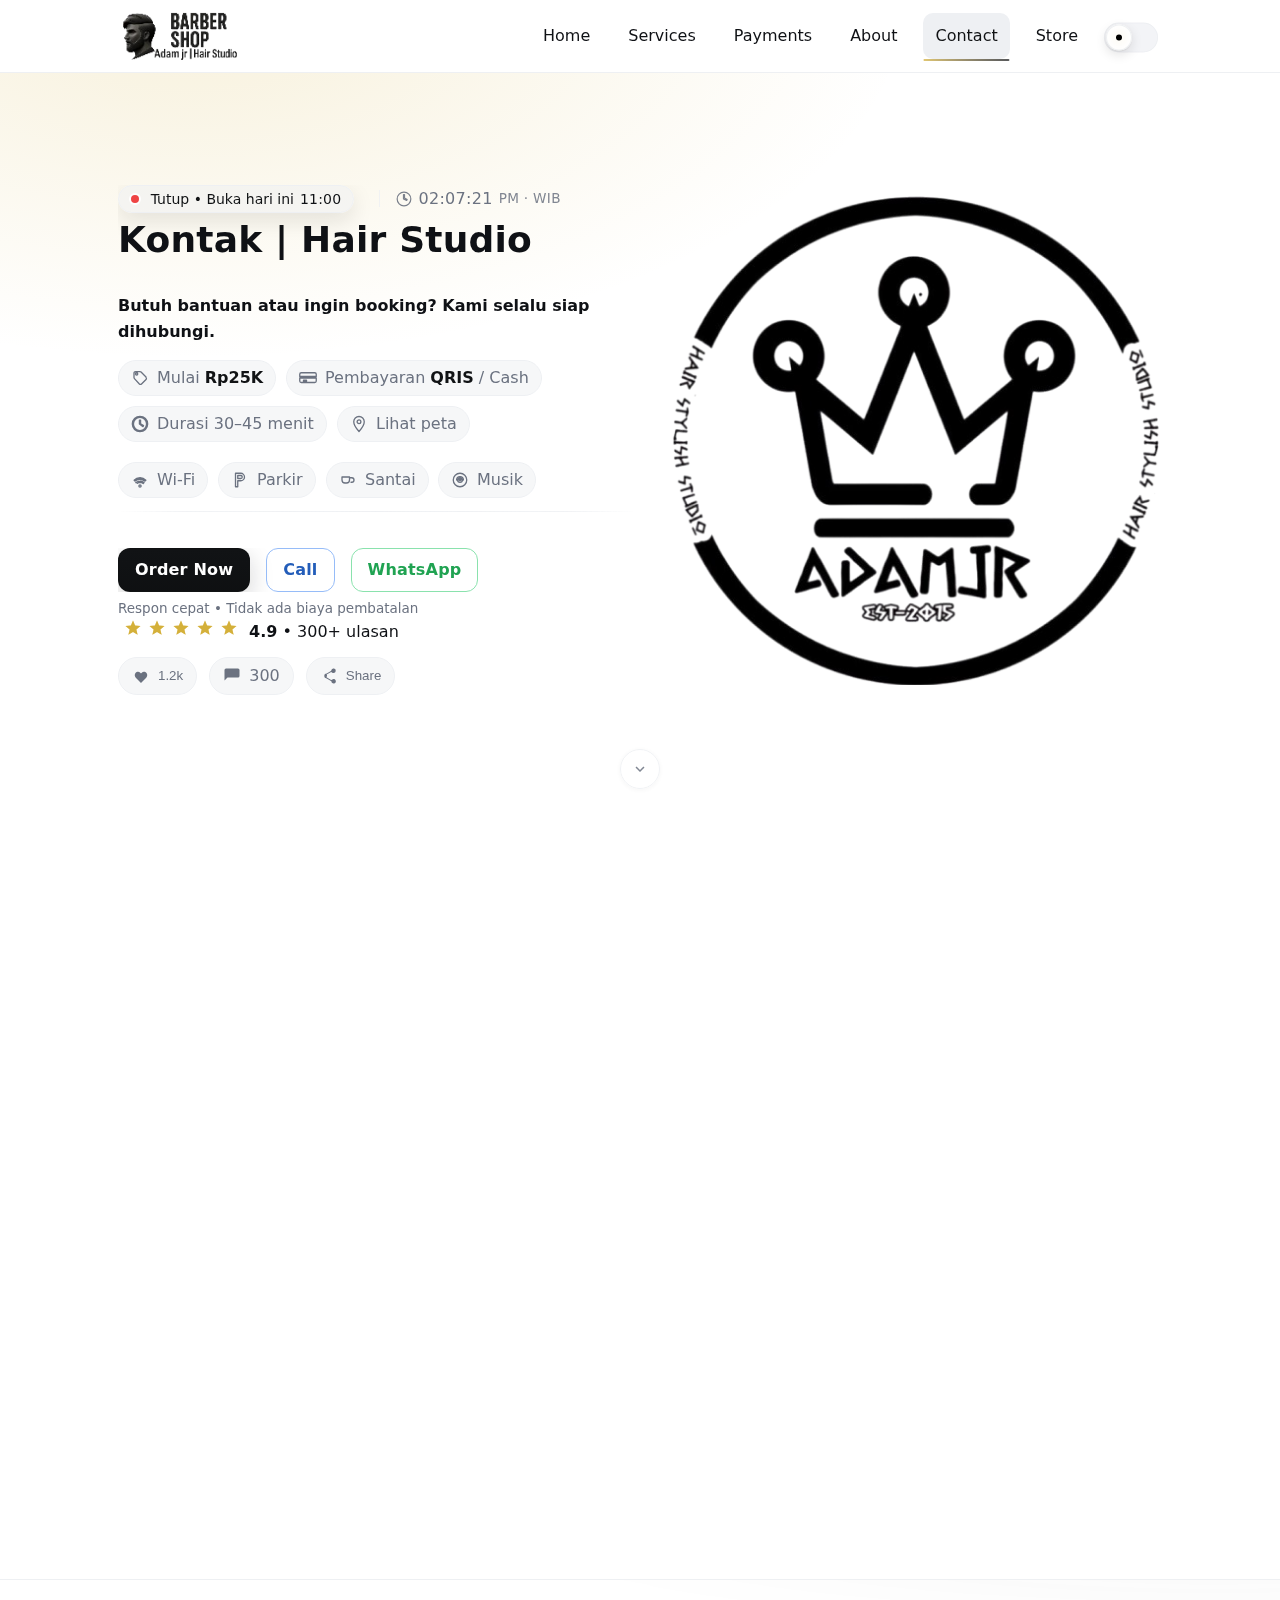
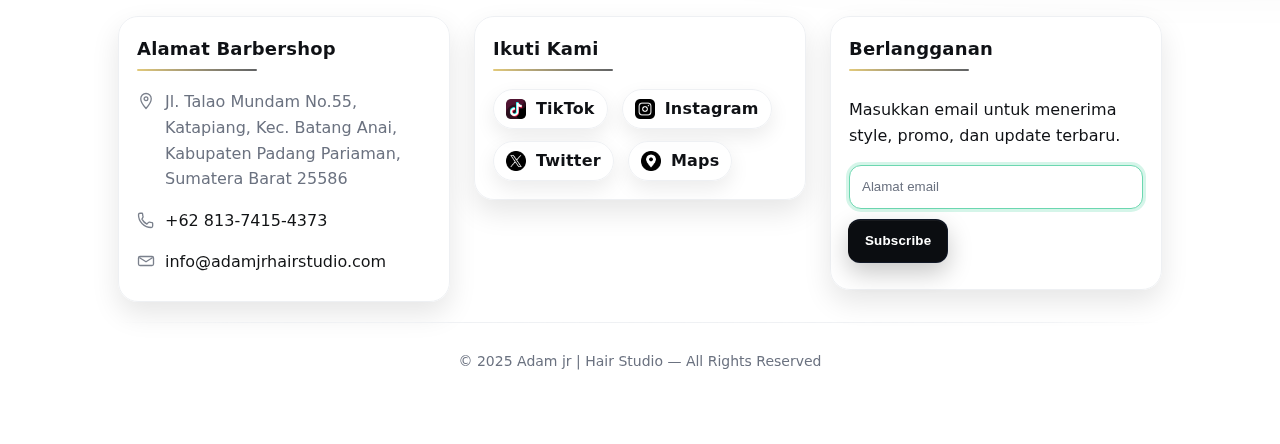
<file: contact.html>
<!DOCTYPE html>
<html lang="id">
<head>
  <!-- Meta dasar -->
  <meta charset="utf-8">
  <meta name="viewport" content="width=device-width,initial-scale=1,viewport-fit=cover">
  <meta name="description" content="Hubungi Adam jr | Hair Studio untuk pertanyaan & booking.">
  <meta name="keywords" content="barbershop, hair studio, kontak, booking, whatsapp">
  <meta name="color-scheme" content="light dark">
  <meta name="referrer" content="strict-origin-when-cross-origin">
  <title>Kontak | Adam jr | Hair Studio</title>
  <link rel="icon" type="image/x-icon" href="images/favicon.png">

  <!-- PWA / Ikon (opsional) -->
  <link rel="manifest" href="site.webmanifest">
  <link rel="icon" type="image/png" sizes="32x32" href="images/favicon-32.png">
  <link rel="apple-touch-icon" sizes="180x180" href="images/apple-touch-icon.png">
  <meta name="theme-color" content="#ffffff" media="(prefers-color-scheme: light)">
  <meta name="theme-color" content="#0b0d11" media="(prefers-color-scheme: dark)">

  <!-- ===== Styles utama (CSS terpisah) ===== -->
        <link rel="stylesheet" href="css/app.css">
        <link rel="stylesheet" href="css/theme-toggle.css">
        <link rel="stylesheet" href="css/media-quaries.css">
        <link rel="stylesheet" href="css/aoe.css">
        <link rel="stylesheet" href="css/main.css">
        <link rel="stylesheet" href="css/footer.css">
</head>

<body>
  <!-- ===== HEADER / NAV ===== -->
  <header class="header" role="banner" id="site-header">
    <div class="container">
      <div class="row">
        <a href="index.html" class="site-brand" aria-label="Beranda Adam jr | Hair Studio">
          <img class="site-logo" src="images/logo.png" alt="Adam jr | Hair Studio" width="160" height="48" decoding="async">
        </a>

        <button class="nav-toggle" type="button"
                aria-label="Buka menu" aria-controls="site-nav" aria-expanded="false">
          <span class="bar"></span><span class="bar"></span><span class="bar"></span>
        </button>

        <nav id="site-nav" class="navigation" aria-label="Navigasi utama" hidden>
          <ul>
            <li><a href="index.html" title="Beranda">Home</a></li>
            <li><a href="services.html" title="Layanan">Services</a></li>
            <li><a href="payments.html" title="Pembayaran">Payments</a></li>
            <li><a href="about.html" title="Tentang Kami">About</a></li>
            <li class="active"><a href="contact.html" title="Kontak">Contact</a></li>
            <li><a href="store.html" title="Store">Store</a></li>
            <li>
              <button id="theme-toggle" class="theme-toggle" type="button"
                      aria-label="Ganti tema gelap/terang" aria-pressed="false">
                <span class="theme-switch" aria-hidden="true">
                  <svg class="icon sun" viewBox="0 0 24 24" width="18" height="18">
                    <path d="M12 4V2m0 20v-2M4.93 4.93 3.52 3.52m16.96 16.96-1.41-1.41M4 12H2m20 0h-2M4.93 19.07l-1.41 1.41m16.96-16.96-1.41 1.41M12 8a4 4 0 1 1 0 8 4 4 0 0 1 0-8Z"/>
                  </svg>
                  <span class="theme-thumb"></span>
                  <svg class="icon moon" viewBox="0 0 24 24" width="18" height="18">
                    <path d="M21 12.79A9 9 0 1 1 11.21 3 7 7 0 0 0 21 12.79Z"/>
                  </svg>
                </span>
                <span class="sr-only">Ganti tema</span>
              </button>
            </li>
          </ul>
        </nav>
      </div>
    </div>
  </header>

  <!-- ===== PAGE HERO (kompak) + badge & clock ===== -->
  <section class="hero-section hero-2025" aria-labelledby="hero-title">
      <div class="container">
        <div class="hero-grid">
          <!-- Kolom kiri: copy (versi 2025 pro) -->
          <div class="hero-copy" data-aoe="fade-up" data-aoe-delay="40">
            <!-- Status buka (bisa di-update via JS ringan) -->
            <span class="hero-badge" id="open-badge" aria-live="polite" data-aoe="fade-in" data-aoe-delay="80">
              Buka hari ini • <time datetime="11:00">11:00</time>–<time datetime="23:00">23:00</time>
            </span>

            <span class="hero-clock" id="hero-clock" data-12h="false" data-seconds="true">
              <svg viewBox="0 0 24 24" aria-hidden="true" width="18" height="18">
                  <path d="M12 1.75a10.25 10.25 0 1 0 0 20.5 10.25 10.25 0 0 0 0-20.5zm-.75 3.5h1.5v5.1l4 2.4-.75 1.3L11.25 12V6.75z"/>
              </svg>
              <time id="clock-wib" datetime="00:00:00">00:00:00</time>
              <span class="tz">WIB</span>
            </span>

            <h1 id="hero-title" class="hero-title" data-aoe="slide-up" data-aoe-delay="100">
              Kontak <span aria-hidden="true">|</span> Hair Studio
            </h1>

            <div class="hero-actions --with-divider"></div>

            <!-- Rotating hero text (fade+slide) -->
            <p class="hero-text" aria-live="polite" data-aoe="fade-up" data-aoe-delay="120">
              <strong>
                <span id="hero-rotator"
                  class="hero-rotator"
                  data-phrases='[
                    "Hubungi kami untuk reservasi cepat & mudah.",
                    "Kami siap menjawab pertanyaanmu dengan ramah.",
                    "Tersedia via WhatsApp, telepon, dan email.",
                    "Konsultasi gratis untuk gaya rambut terbaikmu."
                  ]'>
                  Butuh bantuan atau ingin booking? Kami selalu siap dihubungi.
                </span>
              </strong>
            </p>

            <!-- Meta ringkas: harga, durasi, peta, dll -->
            <ul class="hero-meta" aria-label="Info singkat" data-aoe-stagger="60">
              <!-- Harga -->
              <li class="meta-pill">
                <!-- ikon tag harga -->
                <svg viewBox="0 0 24 24" aria-hidden="true">
                  <path d="M20 10.59 13.41 4a2 2 0 0 0-1.41-.59H6a2 2 0 0 0-2 2v6a2 2 0 0 0 .59 1.41L11.18 20a2 2 0 0 0 2.83 0l6-6a2 2 0 0 0 0-2.83zM7.5 8A1.5 1.5 0 1 1 9 6.5 1.5 1.5 0 0 1 7.5 8z"/>
                </svg>
                <span>Mulai <b>Rp25K</b></span>
              </li>

              <!-- Pembayaran -->
              <li class="meta-pill">
                <!-- ikon kartu/QR -->
                <svg viewBox="0 0 24 24" aria-hidden="true">
                  <path d="M3 5h18a2 2 0 0 1 2 2v3H1V7a2 2 0 0 1 2-2zm-2 7h22v4a2 2 0 0 1-2 2H3a2 2 0 0 1-2-2v-4zm5 3h4v2H6z"/>
                </svg>
                <span>Pembayaran <b>QRIS</b> / Cash</span>
              </li>

              <!-- Durasi -->
              <li class="meta-pill">
                <svg viewBox="0 0 24 24" aria-hidden="true">
                  <path d="M12 1.75a10.25 10.25 0 1 0 0 20.5 10.25 10.25 0 0 0 0-20.5zm0 1.5a8.75 8.75 0 1 1 0 17.5 8.75 8.75 0 0 1 0-17.5zm-.75 3.5h1.5v5.1l4 2.4-.75 1.3L11.25 12V6.75z"/>
                </svg>
                <span>Durasi 30–45 menit</span>
              </li>

              <!-- Peta -->
              <li class="meta-pill">
                <svg viewBox="0 0 24 24" aria-hidden="true">
                  <path d="M12 2a7 7 0 0 0-7 7c0 5.25 7 13 7 13s7-7.75 7-13a7 7 0 0 0-7-7zm0 9.5a2.5 2.5 0 1 1 0-5 2.5 2.5 0 0 1 0 5z"/>
                </svg>
                <a href="https://maps.app.goo.gl/nZq79M4P2rXddajx6?g_st=ac" target="_blank" rel="noopener">Lihat peta</a>
              </li>

              <!-- OPSIONAL -->
              <li class="meta-pill hide-sm">
                <svg viewBox="0 0 24 24" aria-hidden="true">
                  <path d="M12 18.5a1.5 1.5 0 1 0 0 3 1.5 1.5 0 0 0 0-3zm-7.8-6.1 1.1 1.1A9 9 0 0 1 12 11c2.4 0 4.7.9 6.6 2.5l1.2-1.1A11 11 0 0 0 12 9c-3 0-5.8 1.1-7.8 3.4zm3.2 3 1.1 1.1A6 6 0 0 1 12 15c1.6 0 3.1.6 4.3 1.6l1.2-1.1A7.9 7.9 0 0 0 12 13.5c-2.1 0-4 .8-5.6 1.9z"/>
                </svg>
                <span>Wi-Fi</span>
              </li>

              <li class="meta-pill hide-sm">
                <svg viewBox="0 0 24 24" aria-hidden="true">
                  <path d="M6 3h7a5 5 0 0 1 0 10H9v8H6V3zm3 3v4h4a2 2 0 1 0 0-4H9z"/>
                </svg>
                <span>Parkir</span>
              </li>

              <li class="meta-pill hide-sm">
                <svg viewBox="0 0 24 24" aria-hidden="true">
                  <path d="M4 8h10v4a4 4 0 0 1-4 4H8a4 4 0 0 1-4-4V8zm10 1h3a3 3 0 1 1 0 6h-1"/>
                </svg>
                <span>Santai</span>
              </li>

              <li class="meta-pill hide-sm">
                <svg viewBox="0 0 24 24" aria-hidden="true">
                  <!-- disc -->
                  <circle cx="12" cy="12" r="9"/>
                  <!-- grooves (outline-friendly) -->
                  <path d="M12 7.5a4.5 4.5 0 0 1 4.5 4.5"/>
                  <path d="M12 9.5a2.5 2.5 0 0 1 2.5 2.5"/>
                  <path d="M7.5 12A4.5 4.5 0 0 1 12 7.5"/>
                  <path d="M9.5 12A2.5 2.5 0 0 1 12 9.5"/>
                  <!-- label & spindle hole -->
                  <circle cx="12" cy="12" r="3.2"/>
                  <circle cx="12" cy="12" r="1.1"/>
                </svg>
                <span>Musik</span>
              </li>
            </ul>

            <div class="hero-actions --with-divider"></div>

            <!-- Aksi utama -->
            <div class="hero-actions" data-aoe="zoom-in" data-aoe-delay="160">
              <a href="contact.html" class="btn btn-default">Order Now</a>
              <a href="tel:+6281234567890" class="btn btn-outline" aria-label="Telepon Adam jr Hair Studio">Call</a>
              <a href="https://wa.me/6281374154373" class="btn btn-outline" rel="noopener" aria-label="WhatsApp Adam jr Hair Studio">WhatsApp</a>
            </div>
            <p class="action-note" data-aoe="fade-in" data-aoe-delay="180">Respon cepat • Tidak ada biaya pembatalan</p>

            <!-- Social proof (aksesibel) -->
            <div class="hero-proof" data-rating="4.9" data-count="300" data-aoe="fade-up" data-aoe-delay="200">
              <!-- Bintang animasi (tetap) -->
              <div class="stars is-animated" role="img" aria-label="Rating 4.9 dari 5">
              <span class="star"><svg viewBox="0 0 24 24" aria-hidden="true"><path d="M12 17.3l-6.2 3.7 1.7-7.1L2 9.3l7.2-.6L12 2l2.8 6.7 7.2.6-5.5 4.6 1.7 7.1z"/></svg></span>
              <span class="star"><svg viewBox="0 0 24 24" aria-hidden="true"><path d="M12 17.3l-6.2 3.7 1.7-7.1L2 9.3l7.2-.6L12 2l2.8 6.7 7.2.6-5.5 4.6 1.7 7.1z"/></svg></span>
              <span class="star"><svg viewBox="0 0 24 24" aria-hidden="true"><path d="M12 17.3l-6.2 3.7 1.7-7.1L2 9.3l7.2-.6L12 2l2.8 6.7 7.2.6-5.5 4.6 1.7 7.1z"/></svg></span>
              <span class="star"><svg viewBox="0 0 24 24" aria-hidden="true"><path d="M12 17.3l-6.2 3.7 1.7-7.1L2 9.3l7.2-.6L12 2l2.8 6.7 7.2.6-5.5 4.6 1.7 7.1z"/></svg></span>
              <span class="star"><svg viewBox="0 0 24 24" aria-hidden="true"><path d="M12 17.3l-6.2 3.7 1.7-7.1L2 9.3l7.2-.6L12 2l2.8 6.7 7.2.6-5.5 4.6 1.7 7.1z"/></svg></span>
            </div>

            <!-- Rating ringkas (tidak duplikatif) -->
            <span class="rating-chip" role="img"
              aria-label="Rating 4.9 dari 5 berdasarkan 300+ ulasan">
              <strong class="val">4.9</strong>
              <span class="dot" aria-hidden="true">•</span>
              <span class="count">300+ ulasan</span>
            </span>

            <!-- Aksi sosial -->
            <div class="social-actions" role="group" aria-label="Aksi sosial">
              <!-- Like -->
              <button class="icon-btn like-btn" type="button"
                aria-pressed="false" data-count="1200" aria-live="polite" aria-label="Suka">
                <svg viewBox="0 0 24 24" aria-hidden="true">
                  <path d="M12.1 8.64 11 7.5C9.14 5.64 6.1 6.12 4.6 8.09c-1.38 1.86-1.2 4.5.43 6.13l6.97 6.97 6.97-6.97c1.63-1.63 1.81-4.27.43-6.13-1.5-1.97-4.54-2.45-6.4-.59l-1.1 1.14z"/>
                </svg>
                <span class="count">1.2k</span>
              </button>

              <!-- Komentar  -->
              <a class="icon-btn" href="#ulasan" aria-label="Baca 300+ komentar">
                <svg viewBox="0 0 24 24" aria-hidden="true">
                  <path d="M20 2H4a2 2 0 0 0-2 2v14l4-4h14a2 2 0 0 0 2-2V4a2 2 0 0 0-2-2z"/>
                </svg>
                <span class="count">300</span>
              </a>

              <!-- Share -->
              <button class="icon-btn share-btn" type="button" aria-label="Bagikan">
                <svg viewBox="0 0 24 24" aria-hidden="true">
                  <path d="M18 8a3 3 0 1 0-2.83-4H15a3 3 0 0 0 .17 1L8.91 8.7a3 3 0 1 0 0 6.6l6.26 3.7A3 3 0 1 0 16 17a2.99 2.99 0 0 0-1.1.21l-6.26-3.7A3 3 0 0 0 8.9 10l6.01-3.47c.31.29.67.53 1.08.69A3 3 0 0 0 18 8z"/>
                </svg>
                <span class="label">Share</span>
              </button>
            </div>
          </div>
        </div>

        <!-- Kolom kanan: media -->
        <div class="hero-media" data-aoe="zoom-in" data-aoe-delay="120" data-aoe-blur="sm">
          <picture>
            <source srcset="images/hero.png" type="image/png">
            <img
            src="images/hero.png"
            width="640" height="760"
            alt="Barber memotong rambut di Adam jr Hair Studio"
            decoding="async" fetchpriority="high">
          </picture>
          <div class="hero-glow" aria-hidden="true"></div>
        </div>
      </div>
      <!-- Scroll cue ke bawah -->
      <button class="scroll-cue" aria-label="Gulir ke konten"
        onclick="window.scrollTo({ top: document.querySelector('[data-after-hero]')?.offsetTop || window.innerHeight, behavior: 'smooth' });">
        <svg viewBox="0 0 24 24" width="18" height="18" aria-hidden="true">
          <!-- chevron down -->
          <path d="M7.41 8.59 12 13.17 16.59 8.59 18 10l-6 6-6-6z"/>
        </svg>
      </button>
    </section>

  <!-- ===== CONTACT CONTENT (2025 Pro classes) ===== -->
<section class="section contact-2025" aria-labelledby="contact-title">
  <div class="container container--md">
    <div class="contact-2025__grid">
      <!-- Info kontak -->
      <aside class="contact-2025__aside card card--glass" data-aoe="slide-up" data-aoe-delay="0">
        <h2 id="contact-title" class="heading heading--sm">Info Kontak</h2>

        <ul class="list list--icon contact-2025__list">
          <li>
            <svg aria-hidden="true" width="18" height="18"><use href="#icon-map"></use></svg>
            Jl. Talao Mundam No.55, Katapiang, Kec. Batang Anai, Kabupaten Padang Pariaman, Sumatera Barat 25586
          </li>
          <li>
            <svg aria-hidden="true" width="18" height="18"><use href="#icon-phone"></use></svg>
            <a href="tel:+6281374154373">+62 813-7415-4373</a>
          </li>
          <li>
            <svg aria-hidden="true" width="18" height="18"><use href="#icon-mail"></use></svg>
            <a href="mailto:info@adamjrhairstudio.com">info@adamjrhairstudio.com</a>
          </li>
        </ul>

        <div class="btn-row btn-row--stack mt-20 gap-8">
          <a class="btn btn--outline" href="https://wa.me/6281374154373" rel="noopener">WhatsApp</a>
          <a class="btn btn--outline" href="https://maps.app.goo.gl/nZq79M4P2rXddajx6?g_st=ac" rel="noopener" target="_blank">Buka di Google Maps</a>
        </div>

        <div class="social social--inline mt-24">
          <h3 class="widget-title widget-title--sm">Ikuti Kami</h3>
          <ul class="list list--clean social__list">
            <li>
              <a class="social-link" href="#" rel="noopener">
                <img class="social__icon" src="images/social/tiktok.png"
                    srcset="images/social/tiktok.png 2x" alt="" aria-hidden="true">
                <span>TikTok</span>
              </a>
            </li>
            <li>
              <a class="social-link" href="#" rel="noopener">
                <img class="social__icon" src="images/social/instagram.png"
                    srcset="images/social/instagram.png 2x" alt="" aria-hidden="true">
                <span>Instagram</span>
              </a>
            </li>
            <li>
              <a class="social-link" href="#" rel="noopener">
                <img class="social__icon" src="images/social/x.png"
                    srcset="images/social/x.png 2x" alt="" aria-hidden="true">
                <span>Twitter</span>
              </a>
            </li>
            <li>
              <a class="social-link" href="#" rel="noopener">
                <img
                  class="social__icon"
                  src="images/social/assistant.png"
                  srcset="images/social/assistant.png 1x, images/social/assistant.png 2x"
                  alt="" aria-hidden="true">
                <span>Live Chet</span>
              </a>
            </li>
          </ul>
        </div>
      </aside>

      <!-- Form kontak -->
      <div class="contact-2025__main card card--elevated" data-aoe="slide-up" data-aoe-delay="80">
        <h2 class="heading heading--sm">Form Kontak</h2>
        <p class="lede">Kami akan berusaha membalas secepatnya.</p>

        <!-- Mailto sederhana (tanpa backend) -->
        <form action="mailto:info@adamjrhairstudio.com" method="post" enctype="text/plain" class="form form--contact" novalidate>
          <div class="form__grid form__grid--2">
            <label class="field">
              <span class="field__label">Nama</span>
              <input class="input" type="text" id="name" name="Nama" placeholder="Nama lengkap" required autocomplete="name">
            </label>

            <label class="field">
              <span class="field__label">No. HP</span>
              <input class="input" type="tel" id="phone" name="Telepon" placeholder="Contoh: 0812xxxxxxx" inputmode="tel" autocomplete="tel">
            </label>

            <label class="field">
              <span class="field__label">Email</span>
              <input class="input" type="email" id="email" name="Email" placeholder="nama@email.com" required autocomplete="email">
            </label>

            <label class="field">
              <span class="field__label">Subjek</span>
              <input class="input" type="text" id="subject" name="Subjek" placeholder="Topik pesan">
            </label>

            <label class="field field--full">
              <span class="field__label">Pesan</span>
              <textarea class="textarea" id="message" name="Pesan" rows="6" placeholder="Tulis pertanyaan/permintaan kamu di sini..." required></textarea>
            </label>
          </div>

          <div class="actions mt-12">
            <button type="submit" class="btn btn--primary">Kirim Pesan</button>
          </div>
        </form>

        <p class="note note--muted mt-10">Tip: kamu bisa langsung chat via WhatsApp untuk respon tercepat.</p>
      </div>
    </div>
  </div>
</section>

  <!-- ===== FOOTER ===== -->
        <footer class="footer" role="contentinfo">
            <div class="container">
                <div class="footer-block">
                    <div class="row">
                        <!-- Alamat (kolom kiri) -->
                        <div class="col-lg-4 col-md-4 col-sm-6 col-xs-12">
                            <div class="footer-widget">
                                <h2 class="widget-title">Alamat Barbershop</h2>
                                <ul class="listnone contact">
                                    <li>
                                        <svg aria-hidden="true" width="18" height="18"><use href="#icon-map"></use></svg>
                                        Jl. Talao Mundam No.55, Katapiang, Kec. Batang Anai, Kabupaten Padang Pariaman, Sumatera Barat 25586
                                    </li>
                                    <li>
                                        <svg aria-hidden="true" width="18" height="18"><use href="#icon-phone"></use></svg>
                                        <a href="tel:+6281374154373">+62 813-7415-4373</a>
                                    </li>
                                    <li>
                                        <svg aria-hidden="true" width="18" height="18"><use href="#icon-mail"></use></svg>
                                        <a href="mailto:info@adamjrhairstudio.com">info@adamjrhairstudio.com</a>
                                    </li>
                                </ul>
                            </div>
                        </div>

                        <!-- Sosial (tengah) -->
                        <div class="col-lg-3 col-md-3 col-sm-6 col-xs-12">
                            <div class="footer-widget footer-social">
                                <h2 class="widget-title">Ikuti Kami</h2>
                                <ul class="listnone social-png">
                                    <li>
                                        <a class="social-chip" href="#" rel="noopener">
                                            <img class="social-ico" src="images/social/tiktok.png"
                                                srcset="images/social/tiktok.png 1x, images/social/tiktok.png 2x"
                                                alt="" aria-hidden="true">
                                            <span>TikTok</span>
                                        </a>
                                    </li>
                                    <li>
                                        <a class="social-chip" href="https://www.instagram.com/ajrhairstudio?igsh=b2lkZXhnbTB5MTlr" target="_blank" rel="noopener">
                                            <img class="social-ico" src="images/social/instagram.png"
                                                srcset="images/social/instagram.png 1x, images/social/instagram.png 2x"
                                                alt="" aria-hidden="true">
                                            <span>Instagram</span>
                                        </a>
                                    </li>
                                    <li>
                                        <a class="social-chip" href="#" rel="noopener">
                                            <img class="social-ico" src="images/social/x.png"
                                                srcset="images/social/x.png 1x, images/social/x.png 2x"
                                                alt="" aria-hidden="true">
                                            <span>Twitter</span>
                                        </a>
                                    </li>
                                    <li>
                                        <a class="social-chip" href="https://maps.app.goo.gl/nZq79M4P2rXddajx6?g_st=ac" target="_blank" rel="noopener">
                                            <img class="social-ico" src="images/social/gps.png"
                                                srcset="images/social/gps.png 1x, images/social/gps.png 2x"
                                                alt="" aria-hidden="true">
                                            <span>Maps</span>
                                        </a>
                                    </li>
                                </ul>
                            </div>
                        </div>

                        <!-- Newsletter (kanan) -->
                        <div class="col-lg-5 col-md-5 col-sm-12 col-xs-12">
                            <div class="footer-widget widget-newsletter">
                                <h2 class="widget-title">Berlangganan</h2>
                                <p>Masukkan email untuk menerima style, promo, dan update terbaru.</p>
                                <div class="input-group">
                                    <input type="email" class="form-control" placeholder="Alamat email" aria-label="Alamat email">
                                    <span class="input-group-btn">
                                        <button class="btn btn-default" type="button">Subscribe</button>
                                    </span>
                                </div>
                            </div>
                        </div>
                    </div>

                    <!-- Hak Cipta -->
                    <div class="tiny-footer">
                        <div class="row">
                        <div class="col-lg-12">
                            <div class="copyright-content">
                            <p>© 2025 Adam jr | Hair Studio — All Rights Reserved</p>
                            </div>
                        </div>
                        </div>
                    </div>
                </div><!-- /.footer-block -->
            </div>
        </footer>

  <!-- ===== SVG Sprite (ikon ringan) ===== -->
  <svg style="display:none" aria-hidden="true">
    <symbol id="icon-map" viewBox="0 0 24 24">
      <path d="M12 2a7 7 0 0 0-7 7c0 5.25 7 13 7 13s7-7.75 7-13a7 7 0 0 0-7-7zm0 9.5a2.5 2.5 0 1 1 0-5 2.5 2.5 0 0 1 0 5z"/>
    </symbol>
    <symbol id="icon-phone" viewBox="0 0 24 24">
      <path d="M6.6 10.8a15.5 15.5 0 0 0 6.6 6.6l2.2-2.2a1 1 0 0 1 1-.25c1.1.37 2.3.57 3.5.57a1 1 0 0 1 1 1V20a2 2 0 0 1-2 2C9.6 22 2 14.4 2 5a2 2 0 0 1 2-2h2.5a1 1 0 0 1 1 1c0 1.2.2 2.4.57 3.5a1 1 0 0 1-.25 1L6.6 10.8z"/>
    </symbol>
    <symbol id="icon-mail" viewBox="0 0 24 24">
      <path d="M4 6h16a2 2 0 0 1 2 2v8a2 2 0 0 1-2 2H4a2 2 0 0 1-2-2V8a2 2 0 0 1 2-2zm0 2 8 5 8-5"/>
    </symbol>
  </svg>

  <!-- ===== Nav drawer JS (sama seperti index) ===== -->
  <script>
    (() => {
      const BP = 900;
      const html = document.documentElement;
      const header = document.getElementById('site-header') || document.querySelector('.header');
      const nav = document.getElementById('site-nav') || document.querySelector('.navigation');
      const toggle = header ? header.querySelector('.nav-toggle') : null;
      if (!nav || !toggle) return;

      let overlay = document.querySelector('.nav-overlay');
      if (!overlay) {
        overlay = document.createElement('div');
        overlay.className = 'nav-overlay';
        overlay.hidden = true;
        document.body.appendChild(overlay);
      }

      const focusSel = 'a[href], button:not([disabled]), [tabindex]:not([tabindex="-1"])';
      let lastFocused = null;

      function trapFocus(e){
        if (e.key !== 'Tab') return;
        const nodes = nav.querySelectorAll(focusSel);
        if (!nodes.length) return;
        const first = nodes[0], last = nodes[nodes.length - 1];
        if (e.shiftKey && document.activeElement === first){ e.preventDefault(); last.focus(); }
        else if (!e.shiftKey && document.activeElement === last){ e.preventDefault(); first.focus(); }
      }
      function openNav(){
        lastFocused = document.activeElement;
        nav.hidden = false; overlay.hidden = false;
        requestAnimationFrame(() => { nav.classList.add('is-open'); overlay.classList.add('is-open'); });
        toggle.setAttribute('aria-expanded','true');
        html.classList.add('no-scroll');
        document.addEventListener('keydown', onKeydown);
        document.addEventListener('keydown', trapFocus);
        nav.querySelector(focusSel)?.focus();
      }
      function closeNav(){
        nav.classList.remove('is-open'); overlay.classList.remove('is-open');
        toggle.setAttribute('aria-expanded','false'); html.classList.remove('no-scroll');
        const tidy = () => { nav.hidden = true; overlay.hidden = true; nav.removeEventListener('transitionend', tidy); };
        nav.addEventListener('transitionend', tidy);
        document.removeEventListener('keydown', onKeydown);
        document.removeEventListener('keydown', trapFocus);
        lastFocused?.focus?.();
      }
      function onKeydown(e){ if (e.key === 'Escape') closeNav(); }

      toggle.addEventListener('click', () => {
        const expanded = toggle.getAttribute('aria-expanded') === 'true';
        expanded ? closeNav() : openNav();
      });
      overlay.addEventListener('click', closeNav);
      nav.addEventListener('click', (e) => { if (e.target.closest('a')) closeNav(); });
      window.addEventListener('resize', () => { if (window.innerWidth > BP && !nav.hidden) closeNav(); });
    })();
  </script>

  <!-- JS shared (badge/jam & efek) -->
  <script src="js/theme-toggle.js" defer></script>
  <script src="js/hero-rotator.js" defer></script>
  <script src="js/social-proof.js" defer></script>
  <script src="js/aoe.js" defer></script>
  <script src="js/main.js" defer></script>
</body>
</html>
</file>
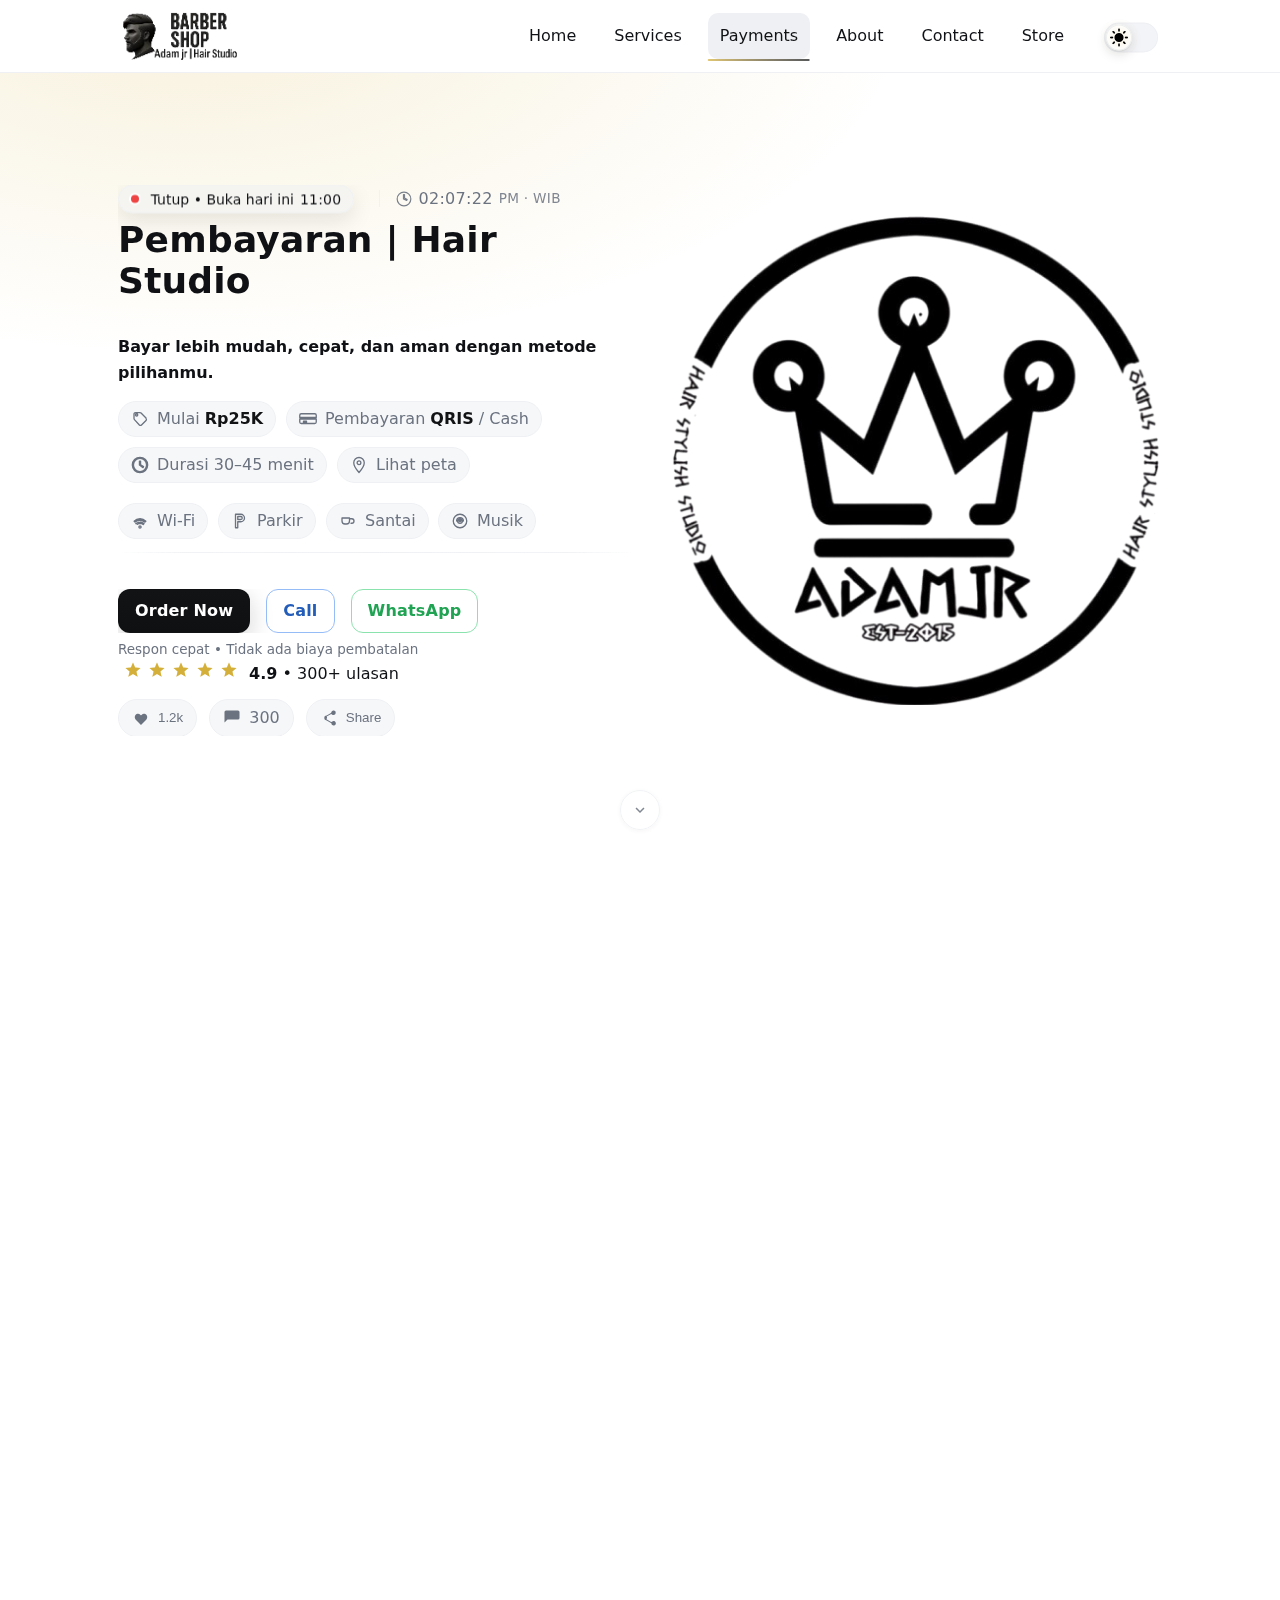
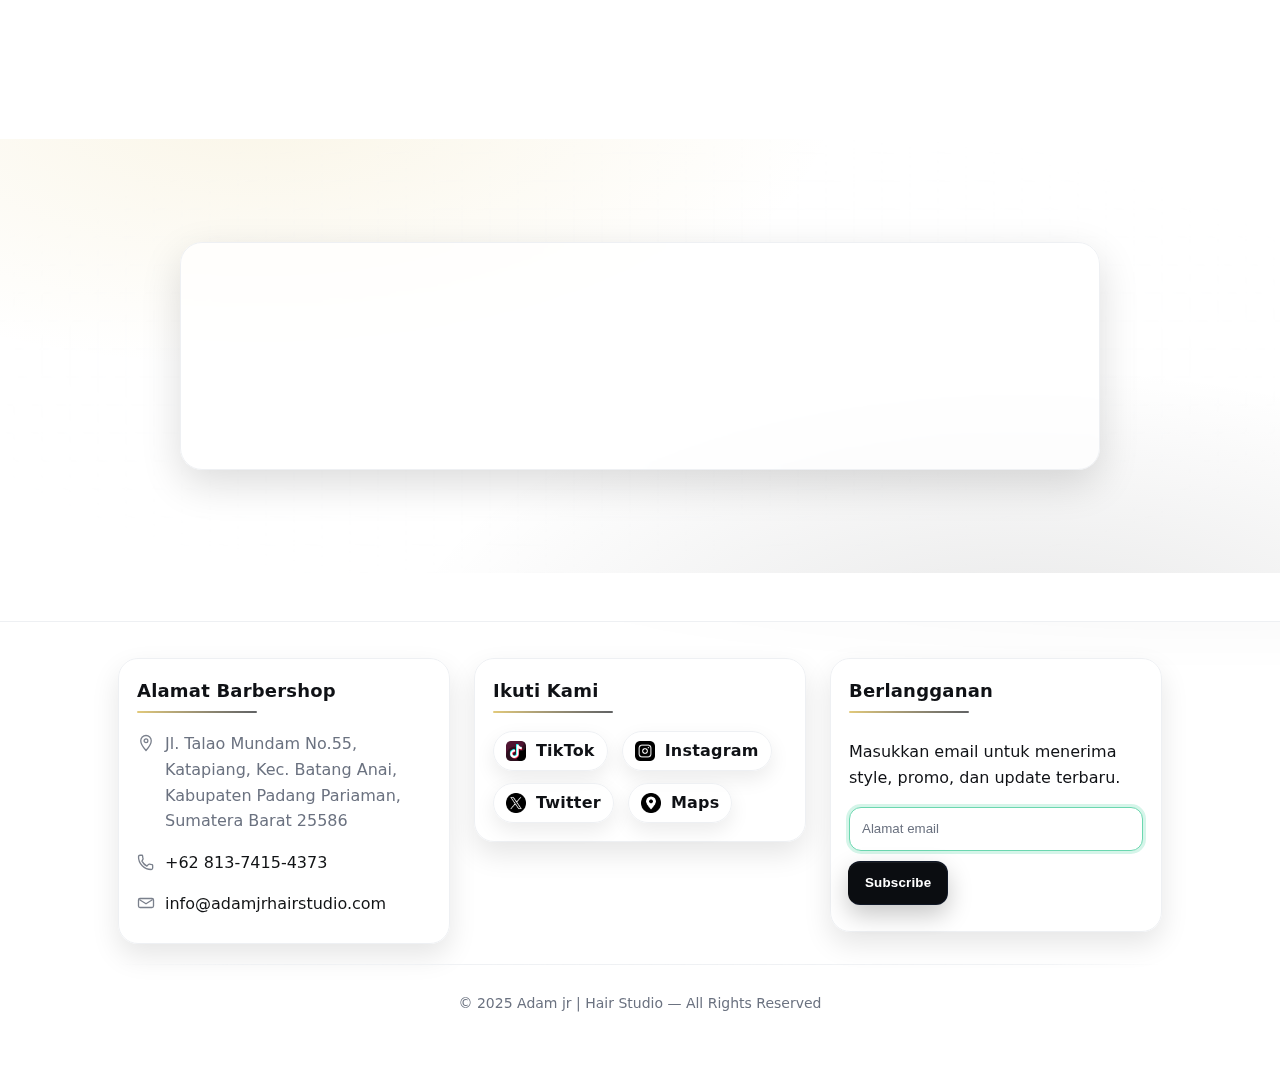
<file: payments.html>
<!DOCTYPE html>
<html lang="id">
  <head>
    <!-- Meta dasar -->
    <meta charset="utf-8">
    <meta name="viewport" content="width=device-width,initial-scale=1,viewport-fit=cover">
    <meta name="description" content="Metode pembayaran Adam jr | Hair Studio. QRIS, tunai, dan e-wallet.">
    <meta name="keywords" content="barbershop, pembayaran, qris, gopay, ovo, dana">
    <meta name="color-scheme" content="light dark">
    <meta name="referrer" content="strict-origin-when-cross-origin">
    <title>Pembayaran | Adam jr | Hair Studio</title>
    <link rel="icon" type="image/x-icon" href="images/favicon.png">

    <!-- PWA / Ikon (opsional) -->
    <link rel="manifest" href="site.webmanifest">
    <link rel="icon" type="image/png" sizes="32x32" href="images/favicon-32.png">
    <link rel="apple-touch-icon" sizes="180x180" href="images/apple-touch-icon.png">
    <meta name="theme-color" content="#ffffff" media="(prefers-color-scheme: light)">
    <meta name="theme-color" content="#0b0d11" media="(prefers-color-scheme: dark)">

    <!-- OG / Twitter -->
    <meta property="og:title" content="Payments | Adam jr | Hair Studio">
    <meta property="og:description" content="Semua opsi pembayaran yang tersedia di Adam jr | Hair Studio.">
    <meta property="og:image" content="images/about-img.jpg">
    <meta property="og:type" content="website">
    <meta property="og:locale" content="id_ID">
    <meta name="twitter:card" content="summary_large_image">

    <!-- ===== Styles utama (CSS terpisah) ===== -->
          <link rel="stylesheet" href="css/app.css">
          <link rel="stylesheet" href="css/theme-toggle.css">
          <link rel="stylesheet" href="css/media-quaries.css">
          <link rel="stylesheet" href="css/aoe.css">
          <link rel="stylesheet" href="css/main.css">
          <link rel="stylesheet" href="css/footer.css">
  </head>

  <body>
    <!-- ===== HEADER / NAV (match index) ===== -->
    <header class="header" role="banner" id="site-header">
      <div class="container">
        <div class="row">
          <a href="index.html" class="site-brand" aria-label="Beranda Adam jr | Hair Studio">
            <img class="site-logo" src="images/logo.png" alt="Adam jr | Hair Studio" width="160" height="48" decoding="async">
          </a>

          <button class="nav-toggle" type="button"
                  aria-label="Buka menu" aria-controls="site-nav" aria-expanded="false">
            <span class="bar"></span><span class="bar"></span><span class="bar"></span>
          </button>

          <nav id="site-nav" class="navigation" aria-label="Navigasi utama" hidden>
            <ul>
              <li><a href="index.html" title="Beranda">Home</a></li>
              <li><a href="services.html" title="Layanan">Services</a></li>
              <li class="active"><a href="payments.html" title="Pembayaran">Payments</a></li>
              <li><a href="about.html" title="Tentang Kami">About</a></li>
              <li><a href="contact.html" title="Kontak">Contact</a></li>
              <li><a href="store.html" title="Store">Store</a></li>
              <li>
                <li>
                  <button id="theme-toggle" class="theme-toggle" type="button"
                          aria-label="Ganti tema gelap/terang" aria-pressed="false">
                      <span class="theme-switch" aria-hidden="true">
                      <img src="images/sun.png"  alt="" class="icon sun"  width="18" height="18">
                      <span class="theme-thumb"></span>
                      <img src="images/moon.png" alt="" class="icon moon" width="18" height="18">
                      </span>
                      <span class="sr-only">Ganti tema</span>
                  </button>
                </li>
              </li>
            </ul>
          </nav>
        </div>
      </div>
    </header>

    <!-- ===== PAGE HERO kompak + badge & clock (match index) ===== -->
    <section class="hero-section hero-2025" aria-labelledby="hero-title">
      <div class="container">
        <div class="hero-grid">
          <!-- Kolom kiri: copy (versi 2025 pro) -->
          <div class="hero-copy" data-aoe="fade-up" data-aoe-delay="40">
            <!-- Status buka (bisa di-update via JS ringan) -->
            <span class="hero-badge" id="open-badge" aria-live="polite" data-aoe="fade-in" data-aoe-delay="80">
              Buka hari ini • <time datetime="11:00">11:00</time>–<time datetime="23:00">23:00</time>
            </span>

            <span class="hero-clock" id="hero-clock" data-12h="false" data-seconds="true">
              <svg viewBox="0 0 24 24" aria-hidden="true" width="18" height="18">
                  <path d="M12 1.75a10.25 10.25 0 1 0 0 20.5 10.25 10.25 0 0 0 0-20.5zm-.75 3.5h1.5v5.1l4 2.4-.75 1.3L11.25 12V6.75z"/>
              </svg>
              <time id="clock-wib" datetime="00:00:00">00:00:00</time>
              <span class="tz">WIB</span>
            </span>

            <h1 id="hero-title" class="hero-title" data-aoe="slide-up" data-aoe-delay="100">
              Pembayaran <span aria-hidden="true">|</span> Hair Studio
            </h1>

            <div class="hero-actions --with-divider"></div>

            <!-- Rotating hero text (fade+slide) -->
            <p class="hero-text" aria-live="polite" data-aoe="fade-up" data-aoe-delay="120">
              <strong>
                <span id="hero-rotator"
                  class="hero-rotator"
                  data-phrases='[
                    "Pembayaran cepat & aman dengan berbagai metode.",
                    "Dukungan e-wallet, transfer bank, & QRIS.",
                    "Transaksi mudah, konfirmasi instan.",
                    "Privasi & keamanan data pelanggan terjamin."
                  ]'>
                  Bayar lebih mudah, cepat, dan aman dengan metode pilihanmu.
                </span>
              </strong>
            </p>

            <!-- Meta ringkas: harga, durasi, peta, dll -->
            <ul class="hero-meta" aria-label="Info singkat" data-aoe-stagger="60">
              <!-- Harga -->
              <li class="meta-pill">
                <!-- ikon tag harga -->
                <svg viewBox="0 0 24 24" aria-hidden="true">
                  <path d="M20 10.59 13.41 4a2 2 0 0 0-1.41-.59H6a2 2 0 0 0-2 2v6a2 2 0 0 0 .59 1.41L11.18 20a2 2 0 0 0 2.83 0l6-6a2 2 0 0 0 0-2.83zM7.5 8A1.5 1.5 0 1 1 9 6.5 1.5 1.5 0 0 1 7.5 8z"/>
                </svg>
                <span>Mulai <b>Rp25K</b></span>
              </li>

              <!-- Pembayaran -->
              <li class="meta-pill">
                <!-- ikon kartu/QR -->
                <svg viewBox="0 0 24 24" aria-hidden="true">
                  <path d="M3 5h18a2 2 0 0 1 2 2v3H1V7a2 2 0 0 1 2-2zm-2 7h22v4a2 2 0 0 1-2 2H3a2 2 0 0 1-2-2v-4zm5 3h4v2H6z"/>
                </svg>
                <span>Pembayaran <b>QRIS</b> / Cash</span>
              </li>

              <!-- Durasi -->
              <li class="meta-pill">
                <svg viewBox="0 0 24 24" aria-hidden="true">
                  <path d="M12 1.75a10.25 10.25 0 1 0 0 20.5 10.25 10.25 0 0 0 0-20.5zm0 1.5a8.75 8.75 0 1 1 0 17.5 8.75 8.75 0 0 1 0-17.5zm-.75 3.5h1.5v5.1l4 2.4-.75 1.3L11.25 12V6.75z"/>
                </svg>
                <span>Durasi 30–45 menit</span>
              </li>

              <!-- Peta -->
              <li class="meta-pill">
                <svg viewBox="0 0 24 24" aria-hidden="true">
                  <path d="M12 2a7 7 0 0 0-7 7c0 5.25 7 13 7 13s7-7.75 7-13a7 7 0 0 0-7-7zm0 9.5a2.5 2.5 0 1 1 0-5 2.5 2.5 0 0 1 0 5z"/>
                </svg>
                <a href="https://maps.app.goo.gl/nZq79M4P2rXddajx6?g_st=ac" target="_blank" rel="noopener">Lihat peta</a>
              </li>

              <!-- OPSIONAL -->
              <li class="meta-pill hide-sm">
                <svg viewBox="0 0 24 24" aria-hidden="true">
                  <path d="M12 18.5a1.5 1.5 0 1 0 0 3 1.5 1.5 0 0 0 0-3zm-7.8-6.1 1.1 1.1A9 9 0 0 1 12 11c2.4 0 4.7.9 6.6 2.5l1.2-1.1A11 11 0 0 0 12 9c-3 0-5.8 1.1-7.8 3.4zm3.2 3 1.1 1.1A6 6 0 0 1 12 15c1.6 0 3.1.6 4.3 1.6l1.2-1.1A7.9 7.9 0 0 0 12 13.5c-2.1 0-4 .8-5.6 1.9z"/>
                </svg>
                <span>Wi-Fi</span>
              </li>

              <li class="meta-pill hide-sm">
                <svg viewBox="0 0 24 24" aria-hidden="true">
                  <path d="M6 3h7a5 5 0 0 1 0 10H9v8H6V3zm3 3v4h4a2 2 0 1 0 0-4H9z"/>
                </svg>
                <span>Parkir</span>
              </li>

              <li class="meta-pill hide-sm">
                <svg viewBox="0 0 24 24" aria-hidden="true">
                  <path d="M4 8h10v4a4 4 0 0 1-4 4H8a4 4 0 0 1-4-4V8zm10 1h3a3 3 0 1 1 0 6h-1"/>
                </svg>
                <span>Santai</span>
              </li>

              <li class="meta-pill hide-sm">
                <svg viewBox="0 0 24 24" aria-hidden="true">
                  <!-- disc -->
                  <circle cx="12" cy="12" r="9"/>
                  <!-- grooves (outline-friendly) -->
                  <path d="M12 7.5a4.5 4.5 0 0 1 4.5 4.5"/>
                  <path d="M12 9.5a2.5 2.5 0 0 1 2.5 2.5"/>
                  <path d="M7.5 12A4.5 4.5 0 0 1 12 7.5"/>
                  <path d="M9.5 12A2.5 2.5 0 0 1 12 9.5"/>
                  <!-- label & spindle hole -->
                  <circle cx="12" cy="12" r="3.2"/>
                  <circle cx="12" cy="12" r="1.1"/>
                </svg>
                <span>Musik</span>
              </li>
            </ul>

            <div class="hero-actions --with-divider"></div>

            <!-- Aksi utama -->
            <div class="hero-actions" data-aoe="zoom-in" data-aoe-delay="160">
              <a href="contact.html" class="btn btn-default">Order Now</a>
              <a href="tel:+6281234567890" class="btn btn-outline" aria-label="Telepon Adam jr Hair Studio">Call</a>
              <a href="https://wa.me/6281374154373" class="btn btn-outline" rel="noopener" aria-label="WhatsApp Adam jr Hair Studio">WhatsApp</a>
            </div>
            <p class="action-note" data-aoe="fade-in" data-aoe-delay="180">Respon cepat • Tidak ada biaya pembatalan</p>

            <!-- Social proof (aksesibel) -->
            <div class="hero-proof" data-rating="4.9" data-count="300" data-aoe="fade-up" data-aoe-delay="200">
              <!-- Bintang animasi (tetap) -->
              <div class="stars is-animated" role="img" aria-label="Rating 4.9 dari 5">
              <span class="star"><svg viewBox="0 0 24 24" aria-hidden="true"><path d="M12 17.3l-6.2 3.7 1.7-7.1L2 9.3l7.2-.6L12 2l2.8 6.7 7.2.6-5.5 4.6 1.7 7.1z"/></svg></span>
              <span class="star"><svg viewBox="0 0 24 24" aria-hidden="true"><path d="M12 17.3l-6.2 3.7 1.7-7.1L2 9.3l7.2-.6L12 2l2.8 6.7 7.2.6-5.5 4.6 1.7 7.1z"/></svg></span>
              <span class="star"><svg viewBox="0 0 24 24" aria-hidden="true"><path d="M12 17.3l-6.2 3.7 1.7-7.1L2 9.3l7.2-.6L12 2l2.8 6.7 7.2.6-5.5 4.6 1.7 7.1z"/></svg></span>
              <span class="star"><svg viewBox="0 0 24 24" aria-hidden="true"><path d="M12 17.3l-6.2 3.7 1.7-7.1L2 9.3l7.2-.6L12 2l2.8 6.7 7.2.6-5.5 4.6 1.7 7.1z"/></svg></span>
              <span class="star"><svg viewBox="0 0 24 24" aria-hidden="true"><path d="M12 17.3l-6.2 3.7 1.7-7.1L2 9.3l7.2-.6L12 2l2.8 6.7 7.2.6-5.5 4.6 1.7 7.1z"/></svg></span>
            </div>

            <!-- Rating ringkas (tidak duplikatif) -->
            <span class="rating-chip" role="img"
              aria-label="Rating 4.9 dari 5 berdasarkan 300+ ulasan">
              <strong class="val">4.9</strong>
              <span class="dot" aria-hidden="true">•</span>
              <span class="count">300+ ulasan</span>
            </span>

            <!-- Aksi sosial -->
            <div class="social-actions" role="group" aria-label="Aksi sosial">
              <!-- Like -->
              <button class="icon-btn like-btn" type="button"
                aria-pressed="false" data-count="1200" aria-live="polite" aria-label="Suka">
                <svg viewBox="0 0 24 24" aria-hidden="true">
                  <path d="M12.1 8.64 11 7.5C9.14 5.64 6.1 6.12 4.6 8.09c-1.38 1.86-1.2 4.5.43 6.13l6.97 6.97 6.97-6.97c1.63-1.63 1.81-4.27.43-6.13-1.5-1.97-4.54-2.45-6.4-.59l-1.1 1.14z"/>
                </svg>
                <span class="count">1.2k</span>
              </button>

              <!-- Komentar  -->
              <a class="icon-btn" href="#ulasan" aria-label="Baca 300+ komentar">
                <svg viewBox="0 0 24 24" aria-hidden="true">
                  <path d="M20 2H4a2 2 0 0 0-2 2v14l4-4h14a2 2 0 0 0 2-2V4a2 2 0 0 0-2-2z"/>
                </svg>
                <span class="count">300</span>
              </a>

              <!-- Share -->
              <button class="icon-btn share-btn" type="button" aria-label="Bagikan">
                <svg viewBox="0 0 24 24" aria-hidden="true">
                  <path d="M18 8a3 3 0 1 0-2.83-4H15a3 3 0 0 0 .17 1L8.91 8.7a3 3 0 1 0 0 6.6l6.26 3.7A3 3 0 1 0 16 17a2.99 2.99 0 0 0-1.1.21l-6.26-3.7A3 3 0 0 0 8.9 10l6.01-3.47c.31.29.67.53 1.08.69A3 3 0 0 0 18 8z"/>
                </svg>
                <span class="label">Share</span>
              </button>
            </div>
          </div>
        </div>

        <!-- Kolom kanan: media -->
        <div class="hero-media" data-aoe="zoom-in" data-aoe-delay="120" data-aoe-blur="sm">
          <picture>
            <source srcset="images/hero.png" type="image/png">
            <img
            src="images/hero.png"
            width="640" height="760"
            alt="Barber memotong rambut di Adam jr Hair Studio"
            decoding="async" fetchpriority="high">
          </picture>
          <div class="hero-glow" aria-hidden="true"></div>
        </div>
      </div>
      <!-- Scroll cue ke bawah -->
      <button class="scroll-cue" aria-label="Gulir ke konten"
        onclick="window.scrollTo({ top: document.querySelector('[data-after-hero]')?.offsetTop || window.innerHeight, behavior: 'smooth' });">
        <svg viewBox="0 0 24 24" width="18" height="18" aria-hidden="true">
          <!-- chevron down -->
          <path d="M7.41 8.59 12 13.17 16.59 8.59 18 10l-6 6-6-6z"/>
        </svg>
      </button>
    </section>

    <!-- ===== METODE PEMBAYARAN ===== -->
    <section class="space-medium" aria-labelledby="pay-title">
      <div class="container">
        <div class="row">
          <div class="text-center">
            <div class="section-title mb40" data-aoe="fade-up" data-aoe-delay="0">
              <h2 id="pay-title">Metode yang Tersedia</h2>
              <p class="small-title">QRIS, Tunai, Transfer, & E-Wallet</p>
            </div>
          </div>
        </div>

        <!-- Grid kartu pembayaran -->
        <div class="row service-list">
          <!-- QRIS -->
          <article class="service-block" data-aoe="slide-up" data-aoe-delay="0">
            <div class="service-icon mb20">
              <img src="images/qris.png" alt="Logo QRIS" width="56" height="56" loading="lazy">
            </div>
            <div class="service-content">
              <h3><span class="title">QRIS</span></h3>
              <p>Bayar pakai aplikasi bank / e-wallet apa pun yang mendukung QRIS. Tunjukkan bukti bayar ke barber.</p>
              <div class="price">Direkomendasikan</div>
              <div class="mt10">
                <!-- ganti src ke gambar QR kamu -->
                <a class="btn btn-default" href="images/qris-sample.png" target="_blank" rel="noopener">Lihat QR</a>
              </div>
            </div>
          </article>

          <!-- Tunai -->
          <article class="service-block" data-aoe="slide-up" data-aoe-delay="80">
            <div class="service-icon mb20">
              <img src="images/money.png" alt="Ikon Tunai" width="56" height="56" loading="lazy">
            </div>
            <div class="service-content">
              <h3><span class="title">Tunai</span></h3>
              <p>Bayar langsung di lokasi. Kami siapkan uang kembalian sebisanya.</p>
              <div class="price">Tersedia</div>
            </div>
          </article>

          <!-- Transfer Bank -->
          <article class="service-block" data-aoe="slide-up" data-aoe-delay="160">
            <div class="service-icon mb20">
              <img src="images/bank.png" alt="Ikon Transfer Bank" width="56" height="56" loading="lazy">
            </div>
            <div class="service-content">
              <h3><span class="title">Transfer Bank</span></h3>
              <p>Klik tombol di bawah untuk lihat nomor rekening. Kirim bukti transfer via WhatsApp.</p>
              <div class="price">BCA / Mandiri</div>
              <div class="mt10">
                <!-- ganti href ke halaman/ gambar rincian rekening -->
                <a class="btn btn-outline" href="images/rekening.png" target="_blank" rel="noopener">Lihat Rekening</a>
                <a class="btn btn-default" href="https://wa.me/6281374154373" target="_blank" rel="noopener">Kirim Bukti</a>
              </div>
            </div>
          </article>

          <!-- E-Wallet contoh (silakan sesuaikan/hapus yang tidak dipakai) -->
          <article class="service-block" data-aoe="slide-up" data-aoe-delay="240"
            data-ewallet data-qr="images/qris.png">
            <div class="service-icon mb20">
              <img src="images/wallet.png" alt="Ikon E-Wallet" width="56" height="56" loading="lazy">
            </div>
            <div class="service-content">
              <h3><span class="title">E-Wallet</span></h3>
              <p>GoPay / OVO / DANA / ShopeePay melalui QRIS di atas. Support cepat & tanpa biaya tambahan dari kami.</p>
              <div class="price">Lihat E-Wallet</div>
            </div>
          </article>
        </div>
      </div>
    </section>

    <!-- ===== CTA ===== -->
    <section class="cta-section" aria-labelledby="cta-title">
      <div class="container text-center">
        <h2 id="cta-title" class="cta-title" data-aoe="fade-up" data-aoe-delay="0">Siap Checkout?</h2>
        <p class="cta-text" data-aoe="fade-up" data-aoe-delay="80">Kalau butuh invoice digital atau bantuan, klik tombol di bawah.</p>
        <a href="contact.html" class="btn btn-default" data-aoe="zoom-in" data-aoe-delay="140">Hubungi Kami</a>
      </div>
    </section>

    <!-- ===== FOOTER ===== -->
          <footer class="footer" role="contentinfo">
              <div class="container">
                  <div class="footer-block">
                      <div class="row">
                          <!-- Alamat (kolom kiri) -->
                          <div class="col-lg-4 col-md-4 col-sm-6 col-xs-12">
                              <div class="footer-widget">
                                  <h2 class="widget-title">Alamat Barbershop</h2>
                                  <ul class="listnone contact">
                                      <li>
                                          <svg aria-hidden="true" width="18" height="18"><use href="#icon-map"></use></svg>
                                          Jl. Talao Mundam No.55, Katapiang, Kec. Batang Anai, Kabupaten Padang Pariaman, Sumatera Barat 25586
                                      </li>
                                      <li>
                                          <svg aria-hidden="true" width="18" height="18"><use href="#icon-phone"></use></svg>
                                          <a href="tel:+6281374154373">+62 813-7415-4373</a>
                                      </li>
                                      <li>
                                          <svg aria-hidden="true" width="18" height="18"><use href="#icon-mail"></use></svg>
                                          <a href="mailto:info@adamjrhairstudio.com">info@adamjrhairstudio.com</a>
                                      </li>
                                  </ul>
                              </div>
                          </div>

                          <!-- Sosial (tengah) -->
                          <div class="col-lg-3 col-md-3 col-sm-6 col-xs-12">
                              <div class="footer-widget footer-social">
                                  <h2 class="widget-title">Ikuti Kami</h2>
                                  <ul class="listnone social-png">
                                      <li>
                                          <a class="social-chip" href="#" rel="noopener">
                                              <img class="social-ico" src="images/social/tiktok.png"
                                                  srcset="images/social/tiktok.png 1x, images/social/tiktok.png 2x"
                                                  alt="" aria-hidden="true">
                                              <span>TikTok</span>
                                          </a>
                                      </li>
                                      <li>
                                          <a class="social-chip" href="https://www.instagram.com/ajrhairstudio?igsh=b2lkZXhnbTB5MTlr" target="_blank" rel="noopener">
                                              <img class="social-ico" src="images/social/instagram.png"
                                                  srcset="images/social/instagram.png 1x, images/social/instagram.png 2x"
                                                  alt="" aria-hidden="true">
                                              <span>Instagram</span>
                                          </a>
                                      </li>
                                      <li>
                                          <a class="social-chip" href="#" rel="noopener">
                                              <img class="social-ico" src="images/social/x.png"
                                                  srcset="images/social/x.png 1x, images/social/x.png 2x"
                                                  alt="" aria-hidden="true">
                                              <span>Twitter</span>
                                          </a>
                                      </li>
                                      <li>
                                          <a class="social-chip" href="https://maps.app.goo.gl/nZq79M4P2rXddajx6?g_st=ac" target="_blank" rel="noopener">
                                              <img class="social-ico" src="images/social/gps.png"
                                                  srcset="images/social/gps.png 1x, images/social/gps.png 2x"
                                                  alt="" aria-hidden="true">
                                              <span>Maps</span>
                                          </a>
                                      </li>
                                  </ul>
                              </div>
                          </div>

                          <!-- Newsletter (kanan) -->
                          <div class="col-lg-5 col-md-5 col-sm-12 col-xs-12">
                              <div class="footer-widget widget-newsletter">
                                  <h2 class="widget-title">Berlangganan</h2>
                                  <p>Masukkan email untuk menerima style, promo, dan update terbaru.</p>
                                  <div class="input-group">
                                      <input type="email" class="form-control" placeholder="Alamat email" aria-label="Alamat email">
                                      <span class="input-group-btn">
                                          <button class="btn btn-default" type="button">Subscribe</button>
                                      </span>
                                  </div>
                              </div>
                          </div>
                      </div>

                      <!-- Hak Cipta -->
                      <div class="tiny-footer">
                          <div class="row">
                          <div class="col-lg-12">
                              <div class="copyright-content">
                              <p>© 2025 Adam jr | Hair Studio — All Rights Reserved</p>
                              </div>
                          </div>
                          </div>
                      </div>
                  </div><!-- /.footer-block -->
              </div>
          </footer>

          <!-- ===== Nav drawer script (sama seperti index) ===== -->
          <script>
          (() => {
            const host = document.querySelector('[data-ewallet]');
            if (!host) return;

            // ===== Build sekali
            let pop = null, lastFocus = null;
            const FOCUS = 'a[href],button:not([disabled]),[tabindex]:not([tabindex="-1"])';

            function build(){
              pop = document.createElement('div');
              pop.className = 'ew-pop';
              pop.hidden = true;
              pop.innerHTML = `
                <div class="ew-backdrop" data-close></div>
                <div class="ew-card" role="dialog" aria-modal="true" aria-label="Pembayaran E-Wallet" tabindex="-1">
                  <button class="ew-close" type="button" aria-label="Tutup" data-close>
                    <span class="ew-x" aria-hidden="true"></span>
                  </button>
                  <div class="ew-head">
                    <div class="ew-ico" aria-hidden="true">
                      <svg viewBox="0 0 24 24"><path d="M3 7a2 2 0 0 1 2-2h11a2 2 0 0 1 0 4H5a2 2 0 0 1-2-2Zm0 4a3 3 0 0 1 3-3h12a3 3 0 0 1 3 3v5a3 3 0 0 1-3 3H6a3 3 0 0 1-3-3v-5Zm12 3.5a1.5 1.5 0 1 0 0-3 1.5 1.5 0 0 0 0 3Z"/></svg>
                    </div>
                    <h3 class="ew-title">E-Wallet (QRIS)</h3>
                  </div>
                  <div class="ew-body">
                    <p>Bayar via <b>QRIS</b> pakai aplikasi favoritmu:</p>
                    <div class="ew-logos" id="ew-logos"></div>
                    <div class="ew-qr">
                      <img id="ew-qrimg" alt="QRIS Adam jr | Hair Studio" loading="lazy" decoding="async">
                    </div>
                    <p class="ew-hint">Scan dengan DANA/OVO/GoPay/ShopeePay/LinkAja. Tunjukkan bukti bayar ke kasir.</p>
                  </div>
                </div>
              `;
              document.body.appendChild(pop);

              // events
              pop.addEventListener('click', (e) => {
            if (e.target.closest('[data-close]')) close();});
              document.addEventListener('keydown', onKey);
              document.addEventListener('keydown', trapFocus);
            }

            // ===== Open/Close
            function open(){
              if (!pop) build();
              lastFocus = document.activeElement;

              // isi konten dinamis
              const logos = [
                {name:'DANA',      src:'images/pay/dana.png'},
                {name:'OVO',       src:'images/pay/ovo.png'},
                {name:'GoPay',     src:'images/pay/gopay.png'},
                {name:'ShopeePay', src:'images/pay/shopeepay.png'},
                {name:'LinkAja',   src:'images/pay/linkaja.png'}
              ];
              const grid = pop.querySelector('#ew-logos');
              grid.innerHTML = logos.map(w => `
                <div class="ew-item" role="img" aria-label="${w.name}">
                  <img src="${w.src}" alt="${w.name}">
                  <span>${w.name}</span>
                </div>`).join('');

              const qr = host.getAttribute('data-qr') || 'images/pay/qris.png';
              pop.querySelector('#ew-qrimg').src = qr;

              pop.hidden = false;
              requestAnimationFrame(() => pop.classList.add('is-open'));
              document.documentElement.classList.add('no-scroll');

              // fokus
              pop.querySelector('.ew-card').focus({preventScroll:true});
            }

            function close(){
              if (!pop) return;
              pop.classList.remove('is-open');
              // tunggu animasi singkat
              setTimeout(() => { pop.hidden = true; }, 220);
              document.documentElement.classList.remove('no-scroll');
              lastFocus && lastFocus.focus && lastFocus.focus();
            }

            function onKey(e){ if (e.key === 'Escape' && pop && !pop.hidden) close(); }
            function trapFocus(e){
              if (!pop || pop.hidden || e.key !== 'Tab') return;
              const box = pop.querySelector('.ew-card');
              const nodes = box.querySelectorAll(FOCUS);
              if (!nodes.length) return;
              const first = nodes[0], last = nodes[nodes.length - 1];
              if (e.shiftKey && document.activeElement === first){ e.preventDefault(); last.focus(); }
              else if (!e.shiftKey && document.activeElement === last){ e.preventDefault(); first.focus(); }
            }

            // ===== Triggers (klik di kartu / “Lihat E-Wallet”)
            host.addEventListener('click', (e)=> {
              // biar klik link lain di dalam card (kalau ada) tidak ikut buka
              if (e.target.closest('a')) return;
              open();
            });
            host.querySelector('.price')?.addEventListener('click', (e)=>{ e.stopPropagation(); open(); });
          })();
        </script>

        <svg style="display:none" aria-hidden="true">
            <symbol id="icon-map" viewBox="0 0 24 24">
                <path d="M12 2a7 7 0 0 0-7 7c0 5.25 7 13 7 13s7-7.75 7-13a7 7 0 0 0-7-7zm0 9.5a2.5 2.5 0 1 1 0-5 2.5 2.5 0 0 1 0 5z"/>
            </symbol>
            <symbol id="icon-phone" viewBox="0 0 24 24">
                <path d="M6.6 10.8a15.5 15.5 0 0 0 6.6 6.6l2.2-2.2a1 1 0 0 1 1-.25c1.1.37 2.3.57 3.5.57a1 1 0 0 1 1 1V20a2 2 0 0 1-2 2C9.6 22 2 14.4 2 5a2 2 0 0 1 2-2h2.5a1 1 0 0 1 1 1c0 1.2.2 2.4.57 3.5a1 1 0 0 1-.25 1L6.6 10.8z"/>
            </symbol>
            <symbol id="icon-mail" viewBox="0 0 24 24">
                <path d="M4 6h16a2 2 0 0 1 2 2v8a2 2 0 0 1-2 2H4a2 2 0 0 1-2-2V8a2 2 0 0 1 2-2zm0 2 8 5 8-5"/>
            </symbol>
        </svg>

        <script>
            (() => {
            const BP = 900;
            const html = document.documentElement;
            const header = document.getElementById('site-header') || document.querySelector('.header');
            const nav = document.getElementById('site-nav') || document.querySelector('.navigation');
            const toggle = header ? header.querySelector('.nav-toggle') : null;

            if (!nav || !toggle) return;

            // overlay: buat otomatis kalau belum ada
            let overlay = document.querySelector('.nav-overlay');
            if (!overlay) {
                overlay = document.createElement('div');
                overlay.className = 'nav-overlay';
                overlay.hidden = true;
                document.body.appendChild(overlay);
            }

            const focusSel = 'a[href], button:not([disabled]), [tabindex]:not([tabindex="-1"])';
            let lastFocused = null;

            function trapFocus(e){
                if (e.key !== 'Tab') return;
                const nodes = nav.querySelectorAll(focusSel);
                if (!nodes.length) return;
                const first = nodes[0], last = nodes[nodes.length - 1];
                if (e.shiftKey && document.activeElement === first){ e.preventDefault(); last.focus(); }
                else if (!e.shiftKey && document.activeElement === last){ e.preventDefault(); first.focus(); }
            }

            function openNav(){
                lastFocused = document.activeElement;
                nav.hidden = false;
                overlay.hidden = false;
                requestAnimationFrame(() => {
                nav.classList.add('is-open');
                overlay.classList.add('is-open');
                });
                toggle.setAttribute('aria-expanded', 'true');
                html.classList.add('no-scroll');
                document.addEventListener('keydown', onKeydown);
                document.addEventListener('keydown', trapFocus);
                // fokus ke item pertama
                const first = nav.querySelector(focusSel);
                first && first.focus();
            }

            function closeNav(){
                nav.classList.remove('is-open');
                overlay.classList.remove('is-open');
                toggle.setAttribute('aria-expanded', 'false');
                html.classList.remove('no-scroll');
                const tidy = () => {
                nav.hidden = true;
                overlay.hidden = true;
                nav.removeEventListener('transitionend', tidy);
                };
                nav.addEventListener('transitionend', tidy);
                document.removeEventListener('keydown', onKeydown);
                document.removeEventListener('keydown', trapFocus);
                // kembalikan fokus
                lastFocused && lastFocused.focus && lastFocused.focus();
            }

            function onKeydown(e){
                if (e.key === 'Escape') closeNav();
            }

            // Toggle
            toggle.addEventListener('click', () => {
                const expanded = toggle.getAttribute('aria-expanded') === 'true';
                expanded ? closeNav() : openNav();
            });

            // Tutup saat klik overlay atau klik link di menu
            overlay.addEventListener('click', closeNav);
            nav.addEventListener('click', (e) => {
                const a = e.target.closest('a');
                if (a) closeNav();
            });

            // Auto reset saat melebar ke desktop
            window.addEventListener('resize', () => {
                if (window.innerWidth > BP && !nav.hidden) closeNav();
            });
            })();
        </script>

        <script src="js/theme-toggle.js" defer></script>
        <script src="js/hero-rotator.js" defer></script>
        <script src="js/social-proof.js" defer></script>
        <script src="js/aoe.js" defer></script>
        <script src="js/main.js" defer></script>
  </body>
</html>
</file>
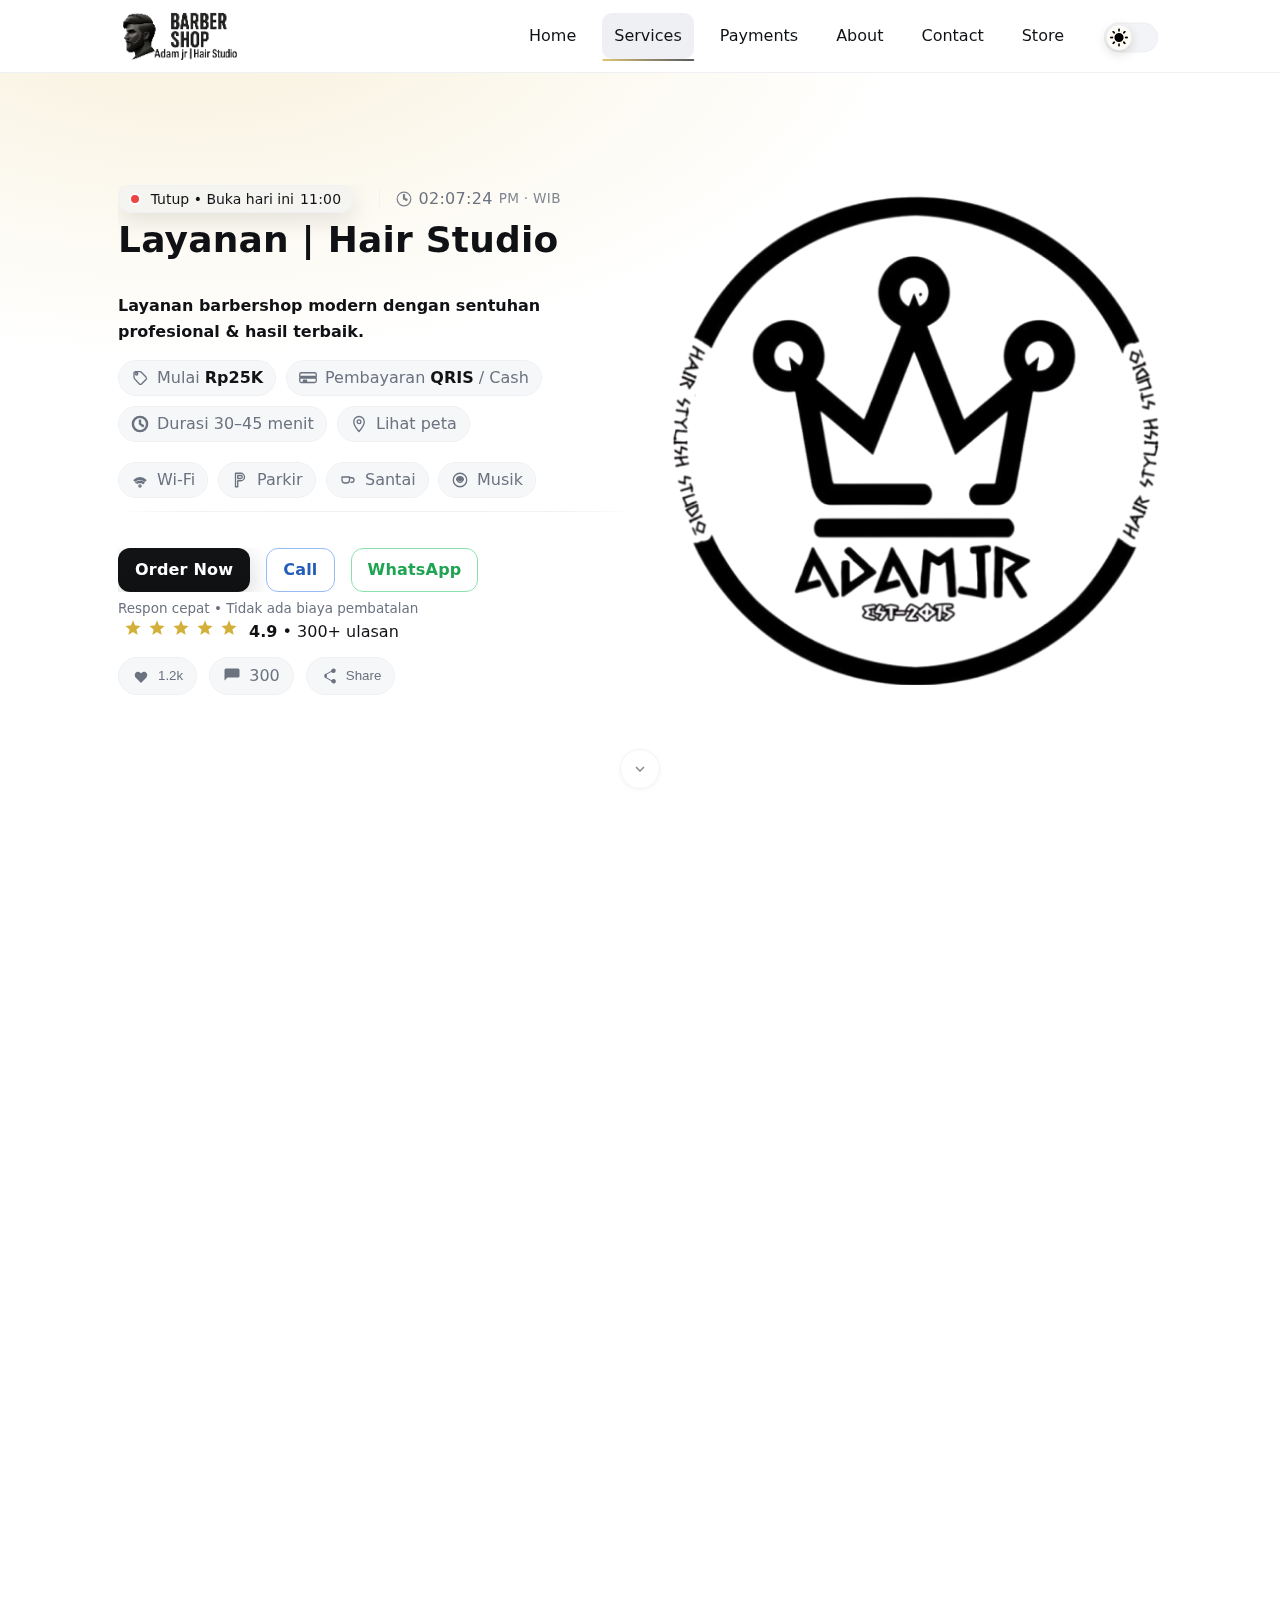
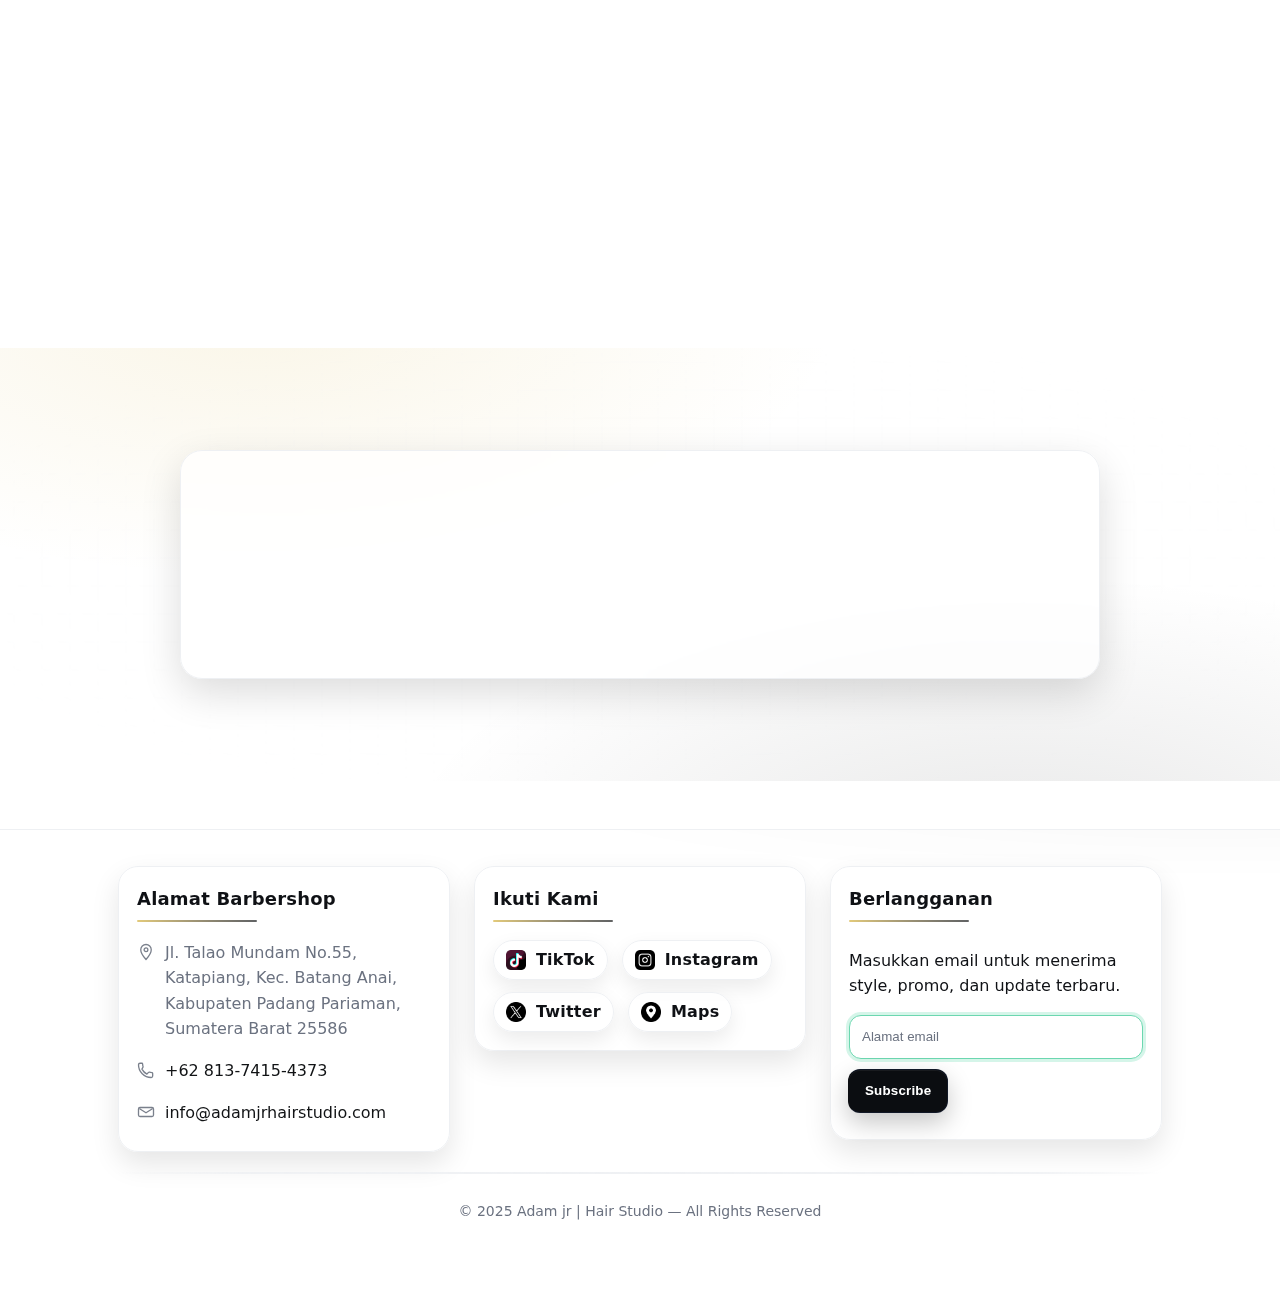
<file: services.html>
<!DOCTYPE html>
<html lang="id">
<head>
  <!-- ===== Meta dasar ===== -->
  <meta charset="utf-8">
  <meta name="viewport" content="width=device-width,initial-scale=1,viewport-fit=cover">
  <meta name="description" content="Daftar layanan & harga Adam jr | Hair Studio.">
  <meta name="keywords" content="barbershop, layanan, haircut, grooming, color, training">
  <meta name="color-scheme" content="light dark">
  <meta name="referrer" content="strict-origin-when-cross-origin">
  <title>Layanan | Adam jr | Hair Studio</title>
  <link rel="icon" type="image/x-icon" href="images/favicon.png">

  <!-- PWA / Ikon (opsional) -->
  <link rel="manifest" href="site.webmanifest">
  <link rel="icon" type="image/png" sizes="32x32" href="images/favicon-32.png">
  <link rel="apple-touch-icon" sizes="180x180" href="images/apple-touch-icon.png">
  <meta name="theme-color" content="#ffffff" media="(prefers-color-scheme: light)">
  <meta name="theme-color" content="#0b0d11" media="(prefers-color-scheme: dark)">

  <!-- Open Graph / Twitter -->
  <meta property="og:title" content="Layanan | Adam jr | Hair Studio">
  <meta property="og:description" content="Semua layanan, paket, dan harga terbaru.">
  <meta property="og:image" content="images/about-img.jpg">
  <meta property="og:type" content="website">
  <meta property="og:locale" content="id_ID">
  <meta name="twitter:card" content="summary_large_image">

  <!-- ===== Styles utama (CSS terpisah) ===== -->
        <link rel="stylesheet" href="css/app.css">
        <link rel="stylesheet" href="css/theme-toggle.css">
        <link rel="stylesheet" href="css/media-quaries.css">
        <link rel="stylesheet" href="css/aoe.css">
        <link rel="stylesheet" href="css/main.css">
        <link rel="stylesheet" href="css/footer.css">
</head>

<body>
  <!-- ===== HEADER / Navigasi (persis seperti index) ===== -->
  <header class="header" role="banner" id="site-header">
    <div class="container">
      <div class="row">
        <a href="index.html" class="site-brand" aria-label="Beranda Adam jr | Hair Studio">
          <img class="site-logo" src="images/logo.png" alt="Adam jr | Hair Studio" width="160" height="48" decoding="async">
        </a>

        <button class="nav-toggle" type="button"
                aria-label="Buka menu" aria-controls="site-nav" aria-expanded="false">
          <span class="bar"></span><span class="bar"></span><span class="bar"></span>
        </button>

        <nav id="site-nav" class="navigation" aria-label="Navigasi utama" hidden>
          <ul>
            <li><a href="index.html" title="Beranda">Home</a></li>
            <li class="active"><a href="services.html" title="Layanan">Services</a></li>
            <li><a href="payments.html" title="Pembayaran">Payments</a></li>
            <li><a href="about.html" title="Tentang Kami">About</a></li>
            <li><a href="contact.html" title="Kontak">Contact</a></li>
            <li><a href="store.html" title="Store">Store</a></li>
            <li>
              <li>
                <button id="theme-toggle" class="theme-toggle" type="button"
                        aria-label="Ganti tema gelap/terang" aria-pressed="false">
                    <span class="theme-switch" aria-hidden="true">
                    <img src="images/sun.png"  alt="" class="icon sun"  width="18" height="18">
                    <span class="theme-thumb"></span>
                    <img src="images/moon.png" alt="" class="icon moon" width="18" height="18">
                    </span>
                    <span class="sr-only">Ganti tema</span>
                </button>
              </li>
            </li>
          </ul>
        </nav>
      </div>
    </div>
  </header>

  <!-- ===== PAGE HERO (kecil, tetap ada badge & jam seperti index) ===== -->
  <section class="hero-section hero-2025" aria-labelledby="hero-title">
      <div class="container">
        <div class="hero-grid">
          <!-- Kolom kiri: copy (versi 2025 pro) -->
          <div class="hero-copy" data-aoe="fade-up" data-aoe-delay="40">
            <!-- Status buka (bisa di-update via JS ringan) -->
            <span class="hero-badge" id="open-badge" aria-live="polite" data-aoe="fade-in" data-aoe-delay="80">
              Buka hari ini • <time datetime="11:00">11:00</time>–<time datetime="23:00">23:00</time>
            </span>

            <span class="hero-clock" id="hero-clock" data-12h="false" data-seconds="true">
              <svg viewBox="0 0 24 24" aria-hidden="true" width="18" height="18">
                  <path d="M12 1.75a10.25 10.25 0 1 0 0 20.5 10.25 10.25 0 0 0 0-20.5zm-.75 3.5h1.5v5.1l4 2.4-.75 1.3L11.25 12V6.75z"/>
              </svg>
              <time id="clock-wib" datetime="00:00:00">00:00:00</time>
              <span class="tz">WIB</span>
            </span>

            <h1 id="hero-title" class="hero-title" data-aoe="slide-up" data-aoe-delay="100">
              Layanan <span aria-hidden="true">|</span> Hair Studio
            </h1>

            <div class="hero-actions --with-divider"></div>

            <!-- Rotating hero text (fade+slide) -->
            <p class="hero-text" aria-live="polite" data-aoe="fade-up" data-aoe-delay="120">
              <strong>
                <span id="hero-rotator"
                  class="hero-rotator"
                  data-phrases='[
                    "Haircut presisi dengan teknik profesional.",
                    "Perawatan rambut & grooming untuk semua gaya.",
                    "Konsultasi gaya rambut sesuai karakter kamu.",
                    "Pengalaman premium, hasil yang memuaskan."
                  ]'>
                  Layanan barbershop modern dengan sentuhan profesional & hasil terbaik.
                </span>
              </strong>
            </p>

            <!-- Meta ringkas: harga, durasi, peta, dll -->
            <ul class="hero-meta" aria-label="Info singkat" data-aoe-stagger="60">
              <!-- Harga -->
              <li class="meta-pill">
                <!-- ikon tag harga -->
                <svg viewBox="0 0 24 24" aria-hidden="true">
                  <path d="M20 10.59 13.41 4a2 2 0 0 0-1.41-.59H6a2 2 0 0 0-2 2v6a2 2 0 0 0 .59 1.41L11.18 20a2 2 0 0 0 2.83 0l6-6a2 2 0 0 0 0-2.83zM7.5 8A1.5 1.5 0 1 1 9 6.5 1.5 1.5 0 0 1 7.5 8z"/>
                </svg>
                <span>Mulai <b>Rp25K</b></span>
              </li>

              <!-- Pembayaran -->
              <li class="meta-pill">
                <!-- ikon kartu/QR -->
                <svg viewBox="0 0 24 24" aria-hidden="true">
                  <path d="M3 5h18a2 2 0 0 1 2 2v3H1V7a2 2 0 0 1 2-2zm-2 7h22v4a2 2 0 0 1-2 2H3a2 2 0 0 1-2-2v-4zm5 3h4v2H6z"/>
                </svg>
                <span>Pembayaran <b>QRIS</b> / Cash</span>
              </li>

              <!-- Durasi -->
              <li class="meta-pill">
                <svg viewBox="0 0 24 24" aria-hidden="true">
                  <path d="M12 1.75a10.25 10.25 0 1 0 0 20.5 10.25 10.25 0 0 0 0-20.5zm0 1.5a8.75 8.75 0 1 1 0 17.5 8.75 8.75 0 0 1 0-17.5zm-.75 3.5h1.5v5.1l4 2.4-.75 1.3L11.25 12V6.75z"/>
                </svg>
                <span>Durasi 30–45 menit</span>
              </li>

              <!-- Peta -->
              <li class="meta-pill">
                <svg viewBox="0 0 24 24" aria-hidden="true">
                  <path d="M12 2a7 7 0 0 0-7 7c0 5.25 7 13 7 13s7-7.75 7-13a7 7 0 0 0-7-7zm0 9.5a2.5 2.5 0 1 1 0-5 2.5 2.5 0 0 1 0 5z"/>
                </svg>
                <a href="https://maps.app.goo.gl/nZq79M4P2rXddajx6?g_st=ac" target="_blank" rel="noopener">Lihat peta</a>
              </li>

              <!-- OPSIONAL -->
              <li class="meta-pill hide-sm">
                <svg viewBox="0 0 24 24" aria-hidden="true">
                  <path d="M12 18.5a1.5 1.5 0 1 0 0 3 1.5 1.5 0 0 0 0-3zm-7.8-6.1 1.1 1.1A9 9 0 0 1 12 11c2.4 0 4.7.9 6.6 2.5l1.2-1.1A11 11 0 0 0 12 9c-3 0-5.8 1.1-7.8 3.4zm3.2 3 1.1 1.1A6 6 0 0 1 12 15c1.6 0 3.1.6 4.3 1.6l1.2-1.1A7.9 7.9 0 0 0 12 13.5c-2.1 0-4 .8-5.6 1.9z"/>
                </svg>
                <span>Wi-Fi</span>
              </li>

              <li class="meta-pill hide-sm">
                <svg viewBox="0 0 24 24" aria-hidden="true">
                  <path d="M6 3h7a5 5 0 0 1 0 10H9v8H6V3zm3 3v4h4a2 2 0 1 0 0-4H9z"/>
                </svg>
                <span>Parkir</span>
              </li>

              <li class="meta-pill hide-sm">
                <svg viewBox="0 0 24 24" aria-hidden="true">
                  <path d="M4 8h10v4a4 4 0 0 1-4 4H8a4 4 0 0 1-4-4V8zm10 1h3a3 3 0 1 1 0 6h-1"/>
                </svg>
                <span>Santai</span>
              </li>

              <li class="meta-pill hide-sm">
                <svg viewBox="0 0 24 24" aria-hidden="true">
                  <!-- disc -->
                  <circle cx="12" cy="12" r="9"/>
                  <!-- grooves (outline-friendly) -->
                  <path d="M12 7.5a4.5 4.5 0 0 1 4.5 4.5"/>
                  <path d="M12 9.5a2.5 2.5 0 0 1 2.5 2.5"/>
                  <path d="M7.5 12A4.5 4.5 0 0 1 12 7.5"/>
                  <path d="M9.5 12A2.5 2.5 0 0 1 12 9.5"/>
                  <!-- label & spindle hole -->
                  <circle cx="12" cy="12" r="3.2"/>
                  <circle cx="12" cy="12" r="1.1"/>
                </svg>
                <span>Musik</span>
              </li>
            </ul>

            <div class="hero-actions --with-divider"></div>

            <!-- Aksi utama -->
            <div class="hero-actions" data-aoe="zoom-in" data-aoe-delay="160">
              <a href="contact.html" class="btn btn-default">Order Now</a>
              <a href="tel:+6281234567890" class="btn btn-outline" aria-label="Telepon Adam jr Hair Studio">Call</a>
              <a href="https://wa.me/6281374154373" class="btn btn-outline" rel="noopener" aria-label="WhatsApp Adam jr Hair Studio">WhatsApp</a>
            </div>
            <p class="action-note" data-aoe="fade-in" data-aoe-delay="180">Respon cepat • Tidak ada biaya pembatalan</p>

            <!-- Social proof (aksesibel) -->
            <div class="hero-proof" data-rating="4.9" data-count="300" data-aoe="fade-up" data-aoe-delay="200">
              <!-- Bintang animasi (tetap) -->
              <div class="stars is-animated" role="img" aria-label="Rating 4.9 dari 5">
              <span class="star"><svg viewBox="0 0 24 24" aria-hidden="true"><path d="M12 17.3l-6.2 3.7 1.7-7.1L2 9.3l7.2-.6L12 2l2.8 6.7 7.2.6-5.5 4.6 1.7 7.1z"/></svg></span>
              <span class="star"><svg viewBox="0 0 24 24" aria-hidden="true"><path d="M12 17.3l-6.2 3.7 1.7-7.1L2 9.3l7.2-.6L12 2l2.8 6.7 7.2.6-5.5 4.6 1.7 7.1z"/></svg></span>
              <span class="star"><svg viewBox="0 0 24 24" aria-hidden="true"><path d="M12 17.3l-6.2 3.7 1.7-7.1L2 9.3l7.2-.6L12 2l2.8 6.7 7.2.6-5.5 4.6 1.7 7.1z"/></svg></span>
              <span class="star"><svg viewBox="0 0 24 24" aria-hidden="true"><path d="M12 17.3l-6.2 3.7 1.7-7.1L2 9.3l7.2-.6L12 2l2.8 6.7 7.2.6-5.5 4.6 1.7 7.1z"/></svg></span>
              <span class="star"><svg viewBox="0 0 24 24" aria-hidden="true"><path d="M12 17.3l-6.2 3.7 1.7-7.1L2 9.3l7.2-.6L12 2l2.8 6.7 7.2.6-5.5 4.6 1.7 7.1z"/></svg></span>
            </div>

            <!-- Rating ringkas (tidak duplikatif) -->
            <span class="rating-chip" role="img"
              aria-label="Rating 4.9 dari 5 berdasarkan 300+ ulasan">
              <strong class="val">4.9</strong>
              <span class="dot" aria-hidden="true">•</span>
              <span class="count">300+ ulasan</span>
            </span>

            <!-- Aksi sosial -->
            <div class="social-actions" role="group" aria-label="Aksi sosial">
              <!-- Like -->
              <button class="icon-btn like-btn" type="button"
                aria-pressed="false" data-count="1200" aria-live="polite" aria-label="Suka">
                <svg viewBox="0 0 24 24" aria-hidden="true">
                  <path d="M12.1 8.64 11 7.5C9.14 5.64 6.1 6.12 4.6 8.09c-1.38 1.86-1.2 4.5.43 6.13l6.97 6.97 6.97-6.97c1.63-1.63 1.81-4.27.43-6.13-1.5-1.97-4.54-2.45-6.4-.59l-1.1 1.14z"/>
                </svg>
                <span class="count">1.2k</span>
              </button>

              <!-- Komentar  -->
              <a class="icon-btn" href="#ulasan" aria-label="Baca 300+ komentar">
                <svg viewBox="0 0 24 24" aria-hidden="true">
                  <path d="M20 2H4a2 2 0 0 0-2 2v14l4-4h14a2 2 0 0 0 2-2V4a2 2 0 0 0-2-2z"/>
                </svg>
                <span class="count">300</span>
              </a>

              <!-- Share -->
              <button class="icon-btn share-btn" type="button" aria-label="Bagikan">
                <svg viewBox="0 0 24 24" aria-hidden="true">
                  <path d="M18 8a3 3 0 1 0-2.83-4H15a3 3 0 0 0 .17 1L8.91 8.7a3 3 0 1 0 0 6.6l6.26 3.7A3 3 0 1 0 16 17a2.99 2.99 0 0 0-1.1.21l-6.26-3.7A3 3 0 0 0 8.9 10l6.01-3.47c.31.29.67.53 1.08.69A3 3 0 0 0 18 8z"/>
                </svg>
                <span class="label">Share</span>
              </button>
            </div>
          </div>
        </div>

        <!-- Kolom kanan: media -->
        <div class="hero-media" data-aoe="zoom-in" data-aoe-delay="120" data-aoe-blur="sm">
          <picture>
            <source srcset="images/hero.png" type="image/png">
            <img
            src="images/hero.png"
            width="640" height="760"
            alt="Barber memotong rambut di Adam jr Hair Studio"
            decoding="async" fetchpriority="high">
          </picture>
          <div class="hero-glow" aria-hidden="true"></div>
        </div>
      </div>
      <!-- Scroll cue ke bawah -->
      <button class="scroll-cue" aria-label="Gulir ke konten"
        onclick="window.scrollTo({ top: document.querySelector('[data-after-hero]')?.offsetTop || window.innerHeight, behavior: 'smooth' });">
        <svg viewBox="0 0 24 24" width="18" height="18" aria-hidden="true">
          <!-- chevron down -->
          <path d="M7.41 8.59 12 13.17 16.59 8.59 18 10l-6 6-6-6z"/>
        </svg>
      </button>
    </section>

  <!-- ===== GRID LAYANAN ===== -->
  <section class="space-medium" aria-labelledby="section-services">
    <div class="container">
      <div class="row">
        <div class="text-center">
          <div class="section-title mb40" data-aoe="fade-up" data-aoe-delay="0">
            <h2 id="section-services">Semua Layanan</h2>
            <p class="small-title">Dari basic cut sampai full grooming</p>
          </div>
        </div>
      </div>

      <div class="row service-list">
        <!-- 1 -->
        <article class="service-block" data-aoe="slide-up" data-aoe-delay="0">
          <div class="service-icon mb20">
            <img src="images/service-icon-1.png" alt="Ikon Modern Classic" width="56" height="56" loading="lazy">
          </div>
          <div class="service-content">
            <h3><a href="#" class="title">Modern Classic</a></h3>
            <p>Potongan rapi harian—clipper & gunting presisi mengikuti bentuk wajah dan garis rambut.</p>
            <div class="price">Rp 25.000</div>
          </div>
        </article>

        <!-- 2 -->
        <article class="service-block" data-aoe="slide-up" data-aoe-delay="80">
          <div class="service-icon mb20">
            <img src="images/hairstyle.png" alt="Ikon Beard Trim" width="56" height="56" loading="lazy">
          </div>
          <div class="service-content">
            <h3><a href="#" class="title">Beard Trim</a></h3>
            <p>Line-up & shaping jenggot, razor detail, dan finishing oil agar terlihat tegas & bersih.</p>
            <div class="price">Rp 25.000</div>
          </div>
        </article>

        <!-- 3 -->
        <article class="service-block" data-aoe="slide-up" data-aoe-delay="160">
          <div class="service-icon mb20">
            <img src="images/hairdresser.png" alt="Ikon Mustache Trim" width="56" height="56" loading="lazy">
          </div>
          <div class="service-content">
            <h3><a href="#" class="title">Mustache Trim</a></h3>
            <p>Perapihan kumis proporsional—rapi, breathable, dan enak dipandang.</p>
            <div class="price">Rp 20.000</div>
          </div>
        </article>

        <!-- 4 -->
        <article class="service-block" data-aoe="slide-up" data-aoe-delay="240">
          <div class="service-icon mb20">
            <img src="images/service-3.png" alt="Ikon Color & Tone" width="56" height="56" loading="lazy">
          </div>
          <div class="service-content">
            <h3><a href="#" class="title">Color & Tone</a></h3>
            <p>Konsultasi undertone + aplikasi warna/toning presisi. Opsi grey-blending & full color.</p>
            <div class="price">Mulai Rp 120.000</div>
          </div>
        </article>

        <!-- 5 -->
        <article class="service-block" data-aoe="slide-up" data-aoe-delay="320">
          <div class="service-icon mb20">
            <img src="images/private.png" alt="Ikon Full Service" width="56" height="56" loading="lazy">
          </div>
          <div class="service-content">
            <h3><a href="#" class="title">Full Service</a></h3>
            <p>Wash, scalp detox ringan, hot towel, face mask, pijat kepala–leher, styling & finishing.</p>
            <div class="price">Mulai Rp 90.000</div>
          </div>
        </article>

        <!-- 6 -->
        <article class="service-block" data-aoe="slide-up" data-aoe-delay="640">
          <div class="service-icon mb20">
            <img src="images/trimmer.png" alt="Ikon Kids Cut" width="56" height="56" loading="lazy">
          </div>
          <div class="service-content">
            <h3><a href="#" class="title">Kids Cut</a></h3>
            <p>Potongan nyaman untuk anak—ramah, cepat, dan tetap rapi untuk aktivitas harian.</p>
            <div class="price">Rp 25.000</div>
          </div>
        </article>

        <!-- 7 -->
        <article class="service-block" data-aoe="slide-up" data-aoe-delay="480">
          <div class="service-icon mb20">
            <img src="images/training.png" alt="Ikon Barber Training" width="56" height="56" loading="lazy">
          </div>
          <div class="service-content">
            <h3><a href="contact.html" class="title">Barber Training</a></h3>
            <p>Kelas intensif: sectioning, fade, blending, teksturisasi, beard line-up & workflow.</p>
            <div class="price">Mulai Rp 350.000/sesi</div>
          </div>
        </article>

        <!-- 8 -->
        <article class="service-block" data-aoe="slide-up" data-aoe-delay="560">
          <div class="service-icon mb20">
            <img src="images/store.png" alt="Ikon Barber Store" width="56" height="56" loading="lazy">
          </div>
          <div class="service-content">
            <h3><a href="store.html" class="title">Barber Store</a></h3>
            <p>Pomade, clay, sea-salt spray, tonic, shampoo, aftershave—kurasi barber. Konsultasi gratis.</p>
            <div class="price">Belanja</div>
          </div>
        </article>

        <!-- 9 -->
        <article class="service-block" data-aoe="slide-up" data-aoe-delay="400">
          <div class="service-icon mb20">
            <img src="images/VIP.png" alt="Ikon Layanan Eksklusif" width="56" height="56" loading="lazy">
          </div>
          <div class="service-content">
            <h3><a href="contact.html" class="title">Layanan Eksklusif (Home/Hotel)</a></h3>
            <p>Sesi privat on-call—higienis, fokus satu klien, tepat waktu. Ideal jelang meeting/acara.</p>
            <div class="price">Hubungi</div>
          </div>
        </article>
      </div>
    </div>
  </section>

  <!-- ===== CTA ===== -->
  <section class="cta-section" aria-labelledby="cta-title">
    <div class="container text-center">
      <h2 id="cta-title" class="cta-title" data-aoe="fade-up" data-aoe-delay="0">Siap Ganti Gaya?</h2>
      <p class="cta-text" data-aoe="fade-up" data-aoe-delay="80">Booking sekarang, tampil rapi & percaya diri.</p>
      <a href="contact.html" class="btn btn-default" data-aoe="zoom-in" data-aoe-delay="140">Order Now</a>
    </div>
  </section>

  <!-- ===== FOOTER ===== -->
        <footer class="footer" role="contentinfo">
            <div class="container">
                <div class="footer-block">
                    <div class="row">
                        <!-- Alamat (kolom kiri) -->
                        <div class="col-lg-4 col-md-4 col-sm-6 col-xs-12">
                            <div class="footer-widget">
                                <h2 class="widget-title">Alamat Barbershop</h2>
                                <ul class="listnone contact">
                                    <li>
                                        <svg aria-hidden="true" width="18" height="18"><use href="#icon-map"></use></svg>
                                        Jl. Talao Mundam No.55, Katapiang, Kec. Batang Anai, Kabupaten Padang Pariaman, Sumatera Barat 25586
                                    </li>
                                    <li>
                                        <svg aria-hidden="true" width="18" height="18"><use href="#icon-phone"></use></svg>
                                        <a href="tel:+6281374154373">+62 813-7415-4373</a>
                                    </li>
                                    <li>
                                        <svg aria-hidden="true" width="18" height="18"><use href="#icon-mail"></use></svg>
                                        <a href="mailto:info@adamjrhairstudio.com">info@adamjrhairstudio.com</a>
                                    </li>
                                </ul>
                            </div>
                        </div>

                        <!-- Sosial (tengah) -->
                        <div class="col-lg-3 col-md-3 col-sm-6 col-xs-12">
                            <div class="footer-widget footer-social">
                                <h2 class="widget-title">Ikuti Kami</h2>
                                <ul class="listnone social-png">
                                    <li>
                                        <a class="social-chip" href="#" rel="noopener">
                                            <img class="social-ico" src="images/social/tiktok.png"
                                                srcset="images/social/tiktok.png 1x, images/social/tiktok.png 2x"
                                                alt="" aria-hidden="true">
                                            <span>TikTok</span>
                                        </a>
                                    </li>
                                    <li>
                                        <a class="social-chip" href="https://www.instagram.com/ajrhairstudio?igsh=b2lkZXhnbTB5MTlr" target="_blank" rel="noopener">
                                            <img class="social-ico" src="images/social/instagram.png"
                                                srcset="images/social/instagram.png 1x, images/social/instagram.png 2x"
                                                alt="" aria-hidden="true">
                                            <span>Instagram</span>
                                        </a>
                                    </li>
                                    <li>
                                        <a class="social-chip" href="#" rel="noopener">
                                            <img class="social-ico" src="images/social/x.png"
                                                srcset="images/social/x.png 1x, images/social/x.png 2x"
                                                alt="" aria-hidden="true">
                                            <span>Twitter</span>
                                        </a>
                                    </li>
                                    <li>
                                        <a class="social-chip" href="https://maps.app.goo.gl/nZq79M4P2rXddajx6?g_st=ac" target="_blank" rel="noopener">
                                            <img class="social-ico" src="images/social/gps.png"
                                                srcset="images/social/gps.png 1x, images/social/gps.png 2x"
                                                alt="" aria-hidden="true">
                                            <span>Maps</span>
                                        </a>
                                    </li>
                                </ul>
                            </div>
                        </div>

                        <!-- Newsletter (kanan) -->
                        <div class="col-lg-5 col-md-5 col-sm-12 col-xs-12">
                            <div class="footer-widget widget-newsletter">
                                <h2 class="widget-title">Berlangganan</h2>
                                <p>Masukkan email untuk menerima style, promo, dan update terbaru.</p>
                                <div class="input-group">
                                    <input type="email" class="form-control" placeholder="Alamat email" aria-label="Alamat email">
                                    <span class="input-group-btn">
                                        <button class="btn btn-default" type="button">Subscribe</button>
                                    </span>
                                </div>
                            </div>
                        </div>
                    </div>

                    <!-- Hak Cipta -->
                    <div class="tiny-footer">
                        <div class="row">
                        <div class="col-lg-12">
                            <div class="copyright-content">
                            <p>© 2025 Adam jr | Hair Studio — All Rights Reserved</p>
                            </div>
                        </div>
                        </div>
                    </div>
                </div><!-- /.footer-block -->
            </div>
        </footer>

  <!-- ===== Nav drawer script (sama seperti index) ===== -->
        <svg style="display:none" aria-hidden="true">
            <symbol id="icon-map" viewBox="0 0 24 24">
                <path d="M12 2a7 7 0 0 0-7 7c0 5.25 7 13 7 13s7-7.75 7-13a7 7 0 0 0-7-7zm0 9.5a2.5 2.5 0 1 1 0-5 2.5 2.5 0 0 1 0 5z"/>
            </symbol>
            <symbol id="icon-phone" viewBox="0 0 24 24">
                <path d="M6.6 10.8a15.5 15.5 0 0 0 6.6 6.6l2.2-2.2a1 1 0 0 1 1-.25c1.1.37 2.3.57 3.5.57a1 1 0 0 1 1 1V20a2 2 0 0 1-2 2C9.6 22 2 14.4 2 5a2 2 0 0 1 2-2h2.5a1 1 0 0 1 1 1c0 1.2.2 2.4.57 3.5a1 1 0 0 1-.25 1L6.6 10.8z"/>
            </symbol>
            <symbol id="icon-mail" viewBox="0 0 24 24">
                <path d="M4 6h16a2 2 0 0 1 2 2v8a2 2 0 0 1-2 2H4a2 2 0 0 1-2-2V8a2 2 0 0 1 2-2zm0 2 8 5 8-5"/>
            </symbol>
        </svg>

        <script>
            (() => {
            const BP = 900;
            const html = document.documentElement;
            const header = document.getElementById('site-header') || document.querySelector('.header');
            const nav = document.getElementById('site-nav') || document.querySelector('.navigation');
            const toggle = header ? header.querySelector('.nav-toggle') : null;

            if (!nav || !toggle) return;

            // overlay: buat otomatis kalau belum ada
            let overlay = document.querySelector('.nav-overlay');
            if (!overlay) {
                overlay = document.createElement('div');
                overlay.className = 'nav-overlay';
                overlay.hidden = true;
                document.body.appendChild(overlay);
            }

            const focusSel = 'a[href], button:not([disabled]), [tabindex]:not([tabindex="-1"])';
            let lastFocused = null;

            function trapFocus(e){
                if (e.key !== 'Tab') return;
                const nodes = nav.querySelectorAll(focusSel);
                if (!nodes.length) return;
                const first = nodes[0], last = nodes[nodes.length - 1];
                if (e.shiftKey && document.activeElement === first){ e.preventDefault(); last.focus(); }
                else if (!e.shiftKey && document.activeElement === last){ e.preventDefault(); first.focus(); }
            }

            function openNav(){
                lastFocused = document.activeElement;
                nav.hidden = false;
                overlay.hidden = false;
                requestAnimationFrame(() => {
                nav.classList.add('is-open');
                overlay.classList.add('is-open');
                });
                toggle.setAttribute('aria-expanded', 'true');
                html.classList.add('no-scroll');
                document.addEventListener('keydown', onKeydown);
                document.addEventListener('keydown', trapFocus);
                // fokus ke item pertama
                const first = nav.querySelector(focusSel);
                first && first.focus();
            }

            function closeNav(){
                nav.classList.remove('is-open');
                overlay.classList.remove('is-open');
                toggle.setAttribute('aria-expanded', 'false');
                html.classList.remove('no-scroll');
                const tidy = () => {
                nav.hidden = true;
                overlay.hidden = true;
                nav.removeEventListener('transitionend', tidy);
                };
                nav.addEventListener('transitionend', tidy);
                document.removeEventListener('keydown', onKeydown);
                document.removeEventListener('keydown', trapFocus);
                // kembalikan fokus
                lastFocused && lastFocused.focus && lastFocused.focus();
            }

            function onKeydown(e){
                if (e.key === 'Escape') closeNav();
            }

            // Toggle
            toggle.addEventListener('click', () => {
                const expanded = toggle.getAttribute('aria-expanded') === 'true';
                expanded ? closeNav() : openNav();
            });

            // Tutup saat klik overlay atau klik link di menu
            overlay.addEventListener('click', closeNav);
            nav.addEventListener('click', (e) => {
                const a = e.target.closest('a');
                if (a) closeNav();
            });

            // Auto reset saat melebar ke desktop
            window.addEventListener('resize', () => {
                if (window.innerWidth > BP && !nav.hidden) closeNav();
            });
            })();
        </script>

        <script src="js/theme-toggle.js" defer></script>
        <script src="js/hero-rotator.js" defer></script>
        <script src="js/social-proof.js" defer></script>
        <script src="js/aoe.js" defer></script>
        <script src="js/main.js" defer></script>
    </body>
</html>
</file>
<file: css/theme-toggle.css>
/* ==========================================================================
   THEME OVERRIDE (manual)
   - data-theme="light" / "dark" ➜ paksa tema
   - tanpa data-theme ➜ ikut sistem (prefers-color-scheme)
   ========================================================================== */

html[data-theme="light"]{
  --bg:#ffffff; --text:#0f1115; --muted:#6b7280;
  --brand:#111315; --card:#ffffff; --line:#eef0f3; --accent:#d4af37;
}
html[data-theme="dark"]{
  --bg:#0b0d11; --text:#e7e9ee; --muted:#98a1b3;
  --brand:#e7e9ee; --card:#11141a; --line:#1a1e26; --accent:#e6c35a;
}

/* ==========================================================================
   TOGGLE TEMA — MINIMAL iPhone Pro
   - track pill halus, thumb menggeser
   - super clean (tanpa ikon visual)
   ========================================================================== */

:root{
  /* ukuran toggle */
  --tgl-w: 54px;          /* lebar track */
  --tgl-h: 30px;          /* tinggi track */
  --tgl-pad: 2px;         /* padding dalam track */
  --tgl-r: 999px;         /* radius maksimal */
  --tgl-thumb: calc(var(--tgl-h) - var(--tgl-pad)*2); /* diameter thumb */
  --tgl-dur: .18s;        /* durasi transisi */
}


/* tombol kontainer */
.theme-toggle{
  border:0; background:transparent; padding:0;
  cursor:pointer; display:inline-flex; align-items:center; justify-content:center;
}
.theme-toggle:focus-visible{ outline:2px solid var(--accent); outline-offset:2px; }

/* track (pill) */
.theme-switch{
  position:relative;
  width:var(--tgl-w); height:var(--tgl-h);
  border-radius:var(--tgl-r);
  /* fallback */
  background: var(--line);
  /* modern */
  background: color-mix(in srgb, var(--line) 70%, transparent);
  box-shadow: inset 0 0 0 1px var(--line);
  display:flex; align-items:center; justify-content:center;
  transition: background var(--tgl-dur) ease, box-shadow var(--tgl-dur) ease, opacity var(--tgl-dur) ease;
}

/* thumb */
/* pastikan ikon di atas thumb */
.theme-switch .icon { z-index: 2; }
.theme-thumb        { z-index: 1; }

.theme-thumb{
  position:absolute; top:var(--tgl-pad); left:var(--tgl-pad);
  width:var(--tgl-thumb); height:var(--tgl-thumb);
  border-radius:50%;
  background: var(--card);
  /* depth ringan */
  box-shadow:
    0 1px 1px rgba(0,0,0,.06),
    0 4px 12px rgba(0,0,0,.12),
    inset 0 0 0 1px var(--line);
  transition:
    transform var(--tgl-dur) cubic-bezier(.2,.7,.3,1),
    background var(--tgl-dur) ease,
    box-shadow var(--tgl-dur) ease;
}

/* hover/active micro-interaction */
.theme-toggle:hover .theme-switch{ box-shadow: inset 0 0 0 1px color-mix(in srgb, var(--line) 80%, transparent); }
.theme-toggle:active .theme-thumb{ transform: translateX(0) scale(.98); }
html[data-theme="dark"] .theme-toggle:active .theme-thumb{
  transform: translateX(calc(var(--tgl-w) - var(--tgl-thumb) - var(--tgl-pad)*2)) scale(.98);
}

/* state DARK: track lebih gelap, thumb tetap terang agar kontras (mirip iOS) */
html[data-theme="dark"] .theme-switch{
  background: color-mix(in srgb, var(--line) 30%, transparent);
  box-shadow: inset 0 0 0 1px color-mix(in srgb, var(--line) 70%, transparent);
}
html[data-theme="dark"] .theme-thumb{
  background: #f4f6fa; /* lebih terang dari --card dark agar terlihat jelas */
}

/* posisi thumb saat DARK (ke kanan) */
html[data-theme="dark"] .theme-thumb{
  transform: translateX(calc(var(--tgl-w) - var(--tgl-thumb) - var(--tgl-pad)*2));
}

/* sembunyikan ikon agar ultra-minimal 
.theme-switch .icon{ display:none; } */

/* aksesibilitas: reduce motion */
@media (prefers-reduced-motion: reduce){
  .theme-switch, .theme-thumb{ transition:none !important; }
}

/* ukuran kecil */
@media (max-width:480px){
  :root{
    --tgl-w: 50px;
    --tgl-h: 28px;
  }
}

/* === Nudge vertikal toggle di header (turunkan sedikit) === */
:root{
  --tgl-nudge: 1.5px;     /* coba 1px–2px, sesuaikan selera */
}

/* pastikan item nav center */
.navigation ul{ display:flex; align-items:center; gap:14px; }
.navigation ul > li{ display:flex; align-items:center; }

/* apply ke tombol toggle */
.navigation .theme-toggle{
  height: 36px;           /* tinggi bar nav (boleh 34–40) */
  display:inline-flex; align-items:center; justify-content:center;
  transform: translateY(var(--tgl-nudge));
}

/* kalau mau yang digeser cuma track-nya (opsional) */
:root{ --tgl-track-nudge: 0px; }  /* + turun, - naik */
.theme-switch{ position:relative; top: var(--tgl-track-nudge); }



/* ===== Meta-Pop DARK — 2025 Pro (Noir + Electric) ===== */

/* Backdrop: lebih gelap + blur & sedikit saturasi biar glossy */
html[data-theme="dark"] .meta-pop__backdrop{
  background: rgba(3, 7, 18, .72) !important; /* #030712 */
  backdrop-filter: blur(10px) saturate(110%) !important;
  opacity: 1 !important;
}

/* Card: kaca gelap modern dengan aksen halus */
html[data-theme="dark"] .meta-pop__card{
  background:
    linear-gradient(160deg, rgba(9,14,28,.96) 0%,
                           rgba(8,13,24,.94) 50%,
                           rgba(9,18,28,.92) 100%) !important;
  border-color: rgba(120, 210, 255, .18) !important; /* garis beraksen cyan */
  box-shadow:
    0 36px 88px rgba(0,0,0,.66),
    0 12px 32px rgba(0,0,0,.45) !important;
  color: #eaf2ff !important;
  scrollbar-color: rgba(255,255,255,.28) transparent !important;
}
html[data-theme="dark"] .meta-pop__card::-webkit-scrollbar-thumb{
  background: rgba(255,255,255,.28) !important;
}

/* Judul & teks */
html[data-theme="dark"] .meta-pop__title{ color:#fbfdff !important; }
html[data-theme="dark"] .meta-pop__prose{ color:#c9d5e7 !important; }

/* Icon box di header */
html[data-theme="dark"] .meta-pop__icon{
  background: rgba(255,255,255,.05) !important;
  border-color: rgba(120,210,255,.22) !important;
}
html[data-theme="dark"] .meta-pop__icon svg *{
  /* electric cyan */
  stroke:#7ee6ff !important;
}

/* Tombol close */
html[data-theme="dark"] .meta-pop__close{
  background: rgba(255,255,255,.06) !important;
  border-color: rgba(120,210,255,.22) !important;
  transition: transform .15s ease, background-color .15s ease, border-color .15s ease !important;
}
html[data-theme="dark"] .meta-pop__close:hover{
  transform: scale(1.04);
  background: rgba(255,255,255,.10) !important;
}
html[data-theme="dark"] .meta-pop__x::before,
html[data-theme="dark"] .meta-pop__x::after{ background:#f1f7ff !important; }

/* Tombol aksi: glassy cyan+violet */
html[data-theme="dark"] .meta-pop__btn{
  background:
    linear-gradient(135deg,
      rgba(34,211,238,.16) 0%,
      rgba(168,85,247,.12) 100%) !important;   /* cyan → violet */
  border-color: rgba(34,211,238,.38) !important;
  color:#f6fbff !important;
  box-shadow: inset 0 0 0 1px rgba(255,255,255,.04);
}
html[data-theme="dark"] .meta-pop__btn:hover{
  background:
    linear-gradient(135deg,
      rgba(34,211,238,.22),
      rgba(168,85,247,.18)) !important;
  box-shadow:
    0 18px 44px rgba(7, 182, 230, .25),
    inset 0 0 0 1px rgba(255,255,255,.06) !important;
}
html[data-theme="dark"] .meta-pop__btn:focus-visible{
  outline: 2px solid rgba(34,211,238,.55) !important;
  outline-offset: 2px !important;
}

/* State tombol audio saat playing (dari JS: data-playing="true") */
html[data-theme="dark"] .meta-pop__btn[data-playing="true"]{
  background:
    linear-gradient(135deg,
      rgba(34,211,238,.30),
      rgba(168,85,247,.24)) !important;
  box-shadow:
    0 0 0 2px rgba(34,211,238,.28) inset,
    0 8px 24px rgba(7,182,230,.25) !important;
}

/* Mini kontrol audio di pill */
html[data-theme="dark"] .pill-audio-ctrl{
  background:
    linear-gradient(135deg,
      rgba(34,211,238,.14),
      rgba(168,85,247,.10)) !important;
  border-color: rgba(34,211,238,.36) !important;
}
html[data-theme="dark"] .pill-audio-ctrl svg *{ stroke:#86eaff !important; }

/* Divider opsional dalam prose */
html[data-theme="dark"] .meta-pop__prose hr{
  border:0; height:1px;
  background: linear-gradient(90deg,
    rgba(34,211,238,.25), rgba(168,85,247,.18)) !important;
  margin:12px 0;
}


/* ==== TINT IKON PNG AGAR TERLIHAT DI LIGHT & DARK ==== */
/* ikon PNG putih → jadikan gelap (muted) di mode terang */
.service-icon img{
  filter: brightness(0) saturate(100%); /* jadi hitam */
  opacity: .85;
}

/* di mode gelap balikkan jadi terang */
html[data-theme="dark"] .service-icon img{
  filter: brightness(0) invert(1);      /* jadi putih */
  opacity: .92;
}

/* (opsional) kasih latar lembut biar selalu kebaca */
.service-icon{
  display:grid; place-items:center;
  width: clamp(44px, 10vw, 56px); height: clamp(44px, 10vw, 56px);
  border-radius: 12px;
  background: color-mix(in srgb, var(--card) 90%, var(--text) 10%);
}
html[data-theme="dark"] .service-icon{
  background: color-mix(in srgb, #000 12%, var(--card) 88%);
}

/* jaga supaya gambar tidak melebihi box & tidak blur */
.service-icon img{ max-width: 80%; height: auto; image-rendering: -webkit-optimize-contrast; }


/* tampilkan/hilangkan ikon sesuai tema */
/* --- Ikon dasar --- */
.icon { 
  position: absolute;
  width: 18px; height: 18px;
  object-fit: contain;
  pointer-events: none;
  opacity: 0;                                  /* default tersembunyi */
  transform: translateY(-50%) scale(.9);      /* start kecil dikit */
  transition:
    opacity .18s ease,
    transform .24s cubic-bezier(.2,.7,.3,1),
    filter .24s ease;
  filter: drop-shadow(0 1px 2px rgba(0,0,0,.28));
}

/* Posisi kiri/kanan dalam track */
.icon.sun  { left: 6px;  top: 50%; }
.icon.moon { right: 6px; top: 50%; }

/* Tampilkan ikon aktif per tema */
html[data-theme="light"] .icon.sun  { opacity: 1; transform: translateY(-50%) scale(1); }
html[data-theme="dark"]  .icon.moon { opacity: 1; transform: translateY(-50%) scale(1); }

/* Ikon pasif tetap redup (kalau ingin total hilang, biarkan saja opacity:0) */
html[data-theme="light"] .icon.moon { filter: brightness(0) saturate(100%) opacity(.65); }
html[data-theme="dark"]  .icon.sun  { filter: brightness(0) invert(1) opacity(.65); }

/* Glow lembut biar mewah */
html[data-theme="light"] .icon.sun  { filter: drop-shadow(0 0 6px rgba(212,175,55,.35)); } /* gold */
html[data-theme="dark"]  .icon.moon { filter: drop-shadow(0 0 6px rgba(126,230,255,.38)); } /* cyan */

/* --- Animasi “loncat imut” saat ikon MUNCUL --- */
@keyframes pop-bounce {
  0%   { transform: translateY(-50%) scale(.6);   opacity: 0; }
  60%  { transform: translateY(-56%) scale(1.12); opacity: 1; }
  100% { transform: translateY(-50%) scale(1.0);  opacity: 1; }
}
.icon.-pop { animation: pop-bounce .28s cubic-bezier(.2,.8,.25,1) both; }

/* Mikro-interaksi saat ditekan (thumb & track sudah ada di CSS kamu) */
.theme-toggle:active .theme-thumb { transform: translateX(0) scale(.98); }
html[data-theme="dark"] .theme-toggle:active .theme-thumb{
  transform: translateX(calc(var(--tgl-w) - var(--tgl-thumb) - var(--tgl-pad)*2)) scale(.98);
}

/* Reduced motion: matikan animasi “loncat” */
@media (prefers-reduced-motion: reduce){
  .icon { transition: none !important; }
  .icon.-pop { animation: none !important; }
}
</file>
<file: css/media-quaries.css>
/* ==========================================================
   MOBILE-FIRST FLUID OVERRIDES — 2025 PRO (drop-in)
   ========================================================== */

/* --- Dasar responsif global --- */
*,*::before,*::after{ box-sizing:border-box; }
img,video{ max-width:100%; height:auto; display:block; }
:root{
  /* ukuran tap minimal & skala fluid */
  --tap: 44px;
  --pad-x: clamp(16px, 4vw, 28px);
  --gap-s: clamp(6px, 2vw, 10px);
  --gap-m: clamp(10px, 3vw, 16px);
  --fs-h1: clamp(24px, 6vw, 36px);
  --fs-h2: clamp(20px, 4.8vw, 28px);
  --fs-body: clamp(14px, 3.6vw, 16px);
}

/* Container ngepas layar */
.container{
  width:min(100%, 1200px);
  margin-inline:auto;
  padding-inline: var(--pad-x);
}

/* Tombol & input nyaman di HP */
.btn{ min-height: var(--tap); padding-inline: clamp(14px, 3.2vw, 18px); }
input,select,textarea{ min-height: var(--tap); }

/* --- Hero section fluid --- */
.hero-2025{
  padding-block: clamp(56px, 12vw, 112px);
}
.hero-2025 .hero-title{
  font-size: var(--fs-h1);
  line-height: 1.15;
}
.hero-2025 .hero-badge{ padding: 6px 12px; font-size: clamp(12px, 3.2vw, 14px); }
.hero-2025 .hero-actions{ display:flex; flex-wrap:wrap; gap: var(--gap-m); }
.hero-2025 .hero-chips{ display:flex; flex-wrap:wrap; gap: var(--gap-s); }
.hero-2025 .chip{ padding: 8px 12px; font-size: clamp(12.5px, 3.4vw, 14px); }

/* --- Grid otomatis: layanan, services, stats, about --- */
.service-list,
.services-grid{
  display:grid;
  gap: var(--gap-m);
  /* otomatis 1–4 kolom tergantung lebar */
  grid-template-columns: repeat(auto-fit, minmax(min(100%, 240px), 1fr));
}

.about-2025 .about-grid{
  display:grid;
  gap: var(--gap-m);
  grid-template-columns: repeat(auto-fit, minmax(min(100%, 260px), 1fr));
}

.about-2025 .about-stats{
  display:flex; flex-wrap:wrap; gap: var(--gap-m);
}
.about-2025 .stat{
  flex: 1 1 220px; /* otomatis 1–2–3 per baris sesuai ruang */
  min-width: 200px;
}

/* --- Kartu layanan lebih kompak di HP --- */
.service-block{
  padding: clamp(14px, 3.6vw, 18px);
  border-radius: clamp(12px, 3vw, 16px);
}
.service-icon img{ width: clamp(44px, 10vw, 56px); height: clamp(44px, 10vw, 56px); }
.price{ padding: 6px 12px; font-size: clamp(13px, 3.6vw, 15px); }

/* --- Form stack otomatis jika sempit --- */
.input-group{
  display:flex; gap: var(--gap-s);
}
@supports(width: max(100%)){ /* guard modern browser */
  .input-group{ flex-wrap:wrap; }
  .input-group > *{ flex:1 1 220px; }
  .input-group .btn{ flex: 0 0 100%; }
}

/* --- Footer & nav melebar otomatis --- */
.navigation ul{ display:flex; flex-wrap:wrap; gap: var(--gap-s); }
.footer .row{
  display:grid; gap: var(--gap-m);
  grid-template-columns: repeat(auto-fit, minmax(220px, 1fr));
}

/* --- Hero meta divider dirapikan untuk layar kecil --- */
.hero-meta{ display:flex; flex-wrap:wrap; gap: var(--gap-s); padding-bottom: 10px; margin-bottom: 16px; }

/* --- Tinggi layar pendek (landscape phone) --- */
@media (orientation: landscape) and (max-height: 480px){
  .hero-2025{ padding-block: 36px; min-height: auto; }
  .hero-2025 .scroll-cue{ display:none; }
}

/* --- HP tinggi --- */
@media (min-height: 900px) and (max-width: 600px){
  .hero-2025{ min-height: 74vh; }
}

/* --- Safe area notch --- */
@supports (padding: max(0px)){
  .hero-2025{
    padding-bottom: calc(clamp(64px, 9vw, 112px) + env(safe-area-inset-bottom));
  }
  .hero-2025 .scroll-cue{
    bottom: max(18px, calc(env(safe-area-inset-bottom) + 10px));
  }
}

/* --- Retina hairlines --- */
@media (min-resolution: 2dppx){
  .hero-meta::after, .tiny-footer::before{ opacity:.9; }
}

/* --- Micro-breakpoints khusus ekstra kecil (≤360 / ≤420) --- */
@media (max-width: 360px){
  .container{ padding-inline: 12px; }
  .hero-2025 .btn{ --btn-h: 42px; --btn-px: 14px; }
}
@media (max-width: 420px){
  .hero-2025 .btn.btn-default{ flex-basis:100%; }
  .hero-2025 .scroll-cue{ --cue-size: 44px; }
}

/* === QV POPUP CENTER FIX (all phones) === */
.qv-pop{
  position: fixed;
  inset: 0;
  z-index: 90;
  display: grid;
  align-items: center;
  justify-items: center;   /* center horizontal */
  padding: 16px;           /* ruang tepi agar tidak “nempel” */
}

/* Lebar kartu: clamp agar selalu muat di layar kecil */
.qv-pop .qv-card{
  margin: 0;
  /* fallback untuk browser lama */
  width: clamp(260px, calc(100vw - 32px), 560px);
  max-width: 100%;
  /* jangan pernah geser ke samping (hanya Y + scale) */
  transform: translateY(8px) scale(.98);
}

/* gunakan viewport dinamis kalau didukung (lebih akurat di mobile) */
@supports (width: 100dvw){
  .qv-pop .qv-card{
    width: clamp(260px, calc(100dvw - 32px), 560px);
  }
}

/* Saat modal terbuka: kunci scroll & hindari pergeseran layout */
body.modal-open{
  overflow: hidden;
  width: 100%;
}

/* Kalau ada elemen yang bikin overflow horizontal, sembunyikan agar fixed benar2 center */
html, body{
  max-width: 100%;
  overflow-x: hidden;
}
</file>
<file: css/aoe.css>
:root{
  --aoe-dur:.6s;
  --aoe-ease:cubic-bezier(.2,.7,.2,1);
  --aoe-dist:14px;
  --aoe-stagger:70ms; /* default jeda stagger */
}

/* ===== State awal (tanpa blur default agar tidak muncul “garis loading”) ===== */
[data-aoe],
[data-aoe-stagger] > *{
  opacity: 0;
  transform: translate3d(var(--aoe-x,0), var(--aoe-y,var(--aoe-dist)), 0) scale(var(--aoe-scale,1));
  transition:
    transform var(--aoe-dur) var(--aoe-ease),
    opacity  var(--aoe-dur) var(--aoe-ease);
  will-change: transform, opacity;
  backface-visibility: hidden;
  -webkit-backface-visibility: hidden; /* iOS Safari fix */
  contain: paint; /* cegah bleed/hairline di tepi elemen saat animasi */
}

/* Hanya aktifkan blur kalau diminta (hindari komposit “garis” di default) */
[data-aoe][data-aoe-blur]{
  filter: blur(var(--aoe-blur,6px));
  transition:
    transform var(--aoe-dur) var(--aoe-ease),
    opacity  var(--aoe-dur) var(--aoe-ease),
    filter   var(--aoe-dur) var(--aoe-ease);
}

/* ===== Saat masuk viewport ===== */
[data-aoe].is-inview{
  opacity: 1;
  transform: translate3d(0,0,0) scale(1);
}
[data-aoe][data-aoe-blur].is-inview{
  filter: none;
}

/* ===== Varian efek ===== */
[data-aoe="fade-in"]    { --aoe-y:0; }
[data-aoe="fade-up"]    { --aoe-y: var(--aoe-dist); }
[data-aoe="fade-down"]  { --aoe-y: calc(var(--aoe-dist)*-1); }
[data-aoe="slide-left"] { --aoe-x: var(--aoe-dist); --aoe-y:0; }
[data-aoe="slide-right"]{ --aoe-x: calc(var(--aoe-dist)*-1); --aoe-y:0; }
[data-aoe="zoom-in"]    { --aoe-y:0; --aoe-scale:.96; }

/* ===== Durasi/opsi tambahan ===== */
[data-aoe][data-aoe-duration="fast"] { --aoe-dur:.38s; }
[data-aoe][data-aoe-duration="slow"] { --aoe-dur:.9s; }

/* ===== Stagger container (grid/list) ===== */
[data-aoe-stagger] > *{
  opacity: 0;
  transform: translate3d(0, var(--aoe-dist), 0);
}
[data-aoe-stagger].is-inview > *{
  opacity: 1;
  transform: none;
  transition:
    transform var(--aoe-dur) var(--aoe-ease),
    opacity  var(--aoe-dur) var(--aoe-ease);
}

/* Stagger sederhana via nth-child (tanpa JS) — sampai 12 item */
[data-aoe-stagger].is-inview > *{ transition-delay: var(--_aoe-delay, 0ms); }
[data-aoe-stagger].is-inview > *:nth-child(1) { --_aoe-delay: calc(var(--aoe-stagger) * 0); }
[data-aoe-stagger].is-inview > *:nth-child(2) { --_aoe-delay: calc(var(--aoe-stagger) * 1); }
[data-aoe-stagger].is-inview > *:nth-child(3) { --_aoe-delay: calc(var(--aoe-stagger) * 2); }
[data-aoe-stagger].is-inview > *:nth-child(4) { --_aoe-delay: calc(var(--aoe-stagger) * 3); }
[data-aoe-stagger].is-inview > *:nth-child(5) { --_aoe-delay: calc(var(--aoe-stagger) * 4); }
[data-aoe-stagger].is-inview > *:nth-child(6) { --_aoe-delay: calc(var(--aoe-stagger) * 5); }
[data-aoe-stagger].is-inview > *:nth-child(7) { --_aoe-delay: calc(var(--aoe-stagger) * 6); }
[data-aoe-stagger].is-inview > *:nth-child(8) { --_aoe-delay: calc(var(--aoe-stagger) * 7); }
[data-aoe-stagger].is-inview > *:nth-child(9) { --_aoe-delay: calc(var(--aoe-stagger) * 8); }
[data-aoe-stagger].is-inview > *:nth-child(10){ --_aoe-delay: calc(var(--aoe-stagger) * 9); }
[data-aoe-stagger].is-inview > *:nth-child(11){ --_aoe-delay: calc(var(--aoe-stagger) * 10); }
[data-aoe-stagger].is-inview > *:nth-child(12){ --_aoe-delay: calc(var(--aoe-stagger) * 11); }

/* ===== Reduce motion ===== */
@media (prefers-reduced-motion: reduce){
  [data-aoe],
  [data-aoe-stagger] > *{
    transition: none !important;
    opacity: 1 !important;
    transform: none !important;
  }
}


/* ===== Nav 2025 Pro ===== */
.navigation ul{
  display:flex; align-items:center; gap:14px;
  position:relative; /* buat indikator */
  padding-inline:4px;
}

/* Link look */
.navigation a{
  display:inline-flex; align-items:center; gap:8px;
  padding:10px 12px; border-radius:10px;
  color: var(--text, #111); text-decoration:none;
  transition: color .2s ease, transform .08s ease, background-color .2s ease;
}

/* Hover = chip halus */
.navigation a:hover{
  background: color-mix(in srgb, var(--line) 22%, transparent);
}

/* Tekan (klik) */
.navigation a:active{
  transform: translateY(1px) scale(0.985);
}

/* Fokus keyboard */
.navigation a:focus-visible{
  outline: 2px solid color-mix(in srgb, var(--accent) 60%, transparent);
  outline-offset: 2px;
  border-radius: 12px;
}

/* Halaman aktif */
.navigation li.active > a{
  color: color-mix(in srgb, var(--brand) 95%, #000);
}

/* ===== Magic line (indikator geser) ===== */
.navigation .nav-indicator{
  position:absolute; left:0; bottom:-2px;
  height:2px; width:0; opacity:0;
  border-radius:2px;
  background: linear-gradient(90deg,
      color-mix(in srgb, var(--accent) 70%, transparent),
      color-mix(in srgb, var(--brand) 70%, transparent));
  transition: transform .24s cubic-bezier(.2,.7,.2,1), width .24s cubic-bezier(.2,.7,.2,1), opacity .2s ease;
  pointer-events:none;
}

/* Desktop saja pakai indikator; di mobile (drawer vertikal) disembunyikan */
@media (max-width: 900px){
  .navigation .nav-indicator{ display:none; }
}

/* Dark mode sentuhan */
html[data-theme="dark"] .navigation a{
  color: color-mix(in srgb, #fff 92%, var(--muted));
}
html[data-theme="dark"] .navigation a:hover{
  background: color-mix(in srgb, var(--line) 36%, transparent);
}
html[data-theme="dark"] .navigation li.active > a{
  color:#fff;
}
html[data-theme="dark"] .navigation .nav-indicator{
  background: linear-gradient(90deg,
    color-mix(in srgb, #8ad 80%, transparent),
    color-mix(in srgb, #6df 80%, transparent));
}

/* Respect reduced motion */
@media (prefers-reduced-motion: reduce){
  .navigation .nav-indicator{ transition:none; }
  .navigation a{ transition:none; }
}
</file>
<file: css/main.css>
/* ===== E-Wallet Popup ===== */
:root{
  --ew-brand: var(--brand, #22d3ee);         /* cyan */
  --ew-accent: var(--accent, #8b5cf6);       /* purple */
  --ew-line: var(--line, rgba(0,0,0,.14));
  --ew-card: var(--card, #ffffff);
  --ew-muted: var(--muted, #667085);
}

html[data-theme="dark"]{
  --ew-line: rgba(255,255,255,.16);
  --ew-card: #0c111b;
  --ew-muted: #c7d2fe;
}

/* Layer */
.ew-pop{ position:fixed; inset:0; z-index:1000; display:grid; place-items:center; }
.ew-pop[hidden]{ display:none; }
.ew-backdrop{
  position:absolute; inset:0;
  background: rgba(5,10,20,.62);
  backdrop-filter: blur(8px);
  opacity:0; transition: opacity .25s ease;
}
.ew-pop.is-open .ew-backdrop{ opacity:1; }

/* Card */
.ew-card{
  position:relative; width:min(92vw,720px); max-height:88vh; overflow:auto;
  border-radius:20px; border:1px solid var(--ew-line);
  background:
    linear-gradient(135deg, color-mix(in srgb, var(--ew-card) 92%, transparent),
                           color-mix(in srgb, var(--ew-card) 86%, transparent));
  box-shadow: 0 30px 80px rgba(0,0,0,.18), 0 10px 28px rgba(0,0,0,.14);
  padding:clamp(18px,3vw,26px);
  color:#0b1220;
  transform: translateY(10px) scale(.98); opacity:0;
  scrollbar-gutter: stable;
}

/* Dark glass tweak */
html[data-theme="dark"] .ew-card{
  background:
    linear-gradient(145deg, rgba(14,18,28,.96), rgba(10,14,22,.94));
  color:#eaf1fb;
  box-shadow: 0 34px 80px rgba(0,0,0,.65), 0 10px 28px rgba(0,0,0,.45);
  scrollbar-color: rgba(255,255,255,.28) transparent;
}
html[data-theme="dark"] .ew-card::-webkit-scrollbar-thumb{
  background: rgba(255,255,255,.28);
}

/* Header */
.ew-head{ display:flex; align-items:center; gap:12px; margin-bottom:10px; }
.ew-ico{
  width:40px; height:40px; border-radius:12px; display:grid; place-items:center; flex:0 0 auto;
  border:1px solid var(--ew-line);
  background: linear-gradient(135deg, rgba(34,211,238,.16), rgba(168,85,247,.12));
}
.ew-ico svg{ width:18px; height:18px; }
.ew-ico svg *{ fill:none; stroke:color-mix(in srgb, var(--ew-brand) 80%, #fff); stroke-width:1.8; stroke-linecap:round; stroke-linejoin:round; }
.ew-title{ margin:0; font-size:clamp(18px,1.6vw,22px); letter-spacing:.2px; }

/* Close */
.ew-close{
  position:absolute; top:10px; right:10px; width:36px; height:36px;
  border-radius:10px; border:1px solid var(--ew-line);
  background: color-mix(in srgb, var(--ew-card) 85%, transparent);
  display:grid; place-items:center; cursor:pointer;
  transition: transform .15s ease, background-color .15s ease, border-color .15s ease;
}
.ew-close:hover{ transform:scale(1.04); }
.ew-x{ width:16px; height:16px; position:relative; }
.ew-x::before,.ew-x::after{
  content:""; position:absolute; left:50%; top:50%; width:14px; height:2px; border-radius:2px;
  background: color-mix(in srgb, var(--ew-muted) 80%, #000); transform-origin:center;
}
.ew-x::before{ transform: translate(-50%,-50%) rotate(45deg); }
.ew-x::after{  transform: translate(-50%,-50%) rotate(-45deg); }
html[data-theme="dark"] .ew-x::before, html[data-theme="dark"] .ew-x::after{ background:#eaf1fb; }

/* Content */
.ew-body{ color: color-mix(in srgb, var(--ew-muted) 90%, #000); line-height:1.65; }
.ew-body p{ margin:0 0 10px; }

/* Logo grid */
.ew-logos{
  display:grid; grid-template-columns: repeat(auto-fit, minmax(120px,1fr));
  gap:12px; margin:10px 0 6px;
}
.ew-item{
  display:grid; place-items:center; text-align:center;
  padding:14px 10px; border-radius:14px; border:1px solid var(--ew-line);
  background: linear-gradient(135deg, rgba(34,211,238,.10), rgba(168,85,247,.08));
  transition: transform .15s ease, box-shadow .15s ease, border-color .15s ease;
}
.ew-item:hover{ transform: translateY(-2px); box-shadow:0 10px 28px rgba(7,182,230,.18); }
.ew-item img{ max-height:28px; width:auto; display:block; margin-bottom:8px; }
.ew-item span{ font-size:12px; letter-spacing:.2px; opacity:.9 }

/* QR */
.ew-qr{
  margin-top:14px; display:grid; place-items:center;
  padding:14px; border-radius:16px; border:1px dashed color-mix(in srgb, var(--ew-brand) 60%, transparent);
  background: color-mix(in srgb, var(--ew-brand) 8%, transparent);
}
.ew-qr img{ width:min(240px, 70vw); height:auto; display:block; border-radius:12px; }
.ew-hint{ margin-top:8px; font-size:12px; opacity:.8 }

/* Show animation */
.ew-pop.is-open .ew-card{
  animation: ewIn .28s cubic-bezier(.2,.7,.2,1) forwards;
}
@keyframes ewIn{
  from{ opacity:0; transform: translateY(10px) scale(.98); }
  to{   opacity:1; transform: translateY(0)    scale(1); }
}



/* ============ Contact ============ */

/* Design tokens (fallbacks; akan pakai punyamu kalau sudah ada) */
:root{
  --brand: var(--brand, #6aa5ff);
  --accent: var(--accent, #9b8cff);
  --bg: var(--bg, #f7f8fb);
  --text: var(--text, #111827);
  --muted: var(--muted, #6b7280);
  --line: var(--line, rgba(15,23,42,.12));
  --card: var(--card, #ffffff);
  --radius-lg: 16px;
  --radius-md: 12px;
  --radius-sm: 10px;
  --shadow-lg: 0 24px 68px rgba(0,0,0,.12), 0 6px 22px rgba(0,0,0,.08);
  --shadow-md: 0 14px 36px rgba(0,0,0,.10), 0 4px 16px rgba(0,0,0,.06);
  --focus: 0 0 0 3px color-mix(in srgb, var(--accent) 40%, transparent);
}

/* Dark mode overrides */
html[data-theme="dark"]{
  --bg: #0b0f17;
  --text: #e8edf5;
  --muted: #9aa6bd;
  --line: rgba(191,200,220,.14);
  --card: color-mix(in srgb, #151b24 88%, transparent);
  --shadow-lg: 0 30px 80px rgba(0,0,0,.55), 0 10px 28px rgba(0,0,0,.35);
  --shadow-md: 0 18px 42px rgba(0,0,0,.45), 0 6px 20px rgba(0,0,0,.30);
}

/* Respect system dark when toggle custom tidak dipakai */
@media (prefers-color-scheme: dark){
  html:not([data-theme="light"]){
    --bg: #0b0f17;
    --text: #e8edf5;
    --muted: #9aa6bd;
    --line: rgba(191,200,220,.14);
    --card: color-mix(in srgb, #151b24 88%, transparent);
    --shadow-lg: 0 30px 80px rgba(0,0,0,.55), 0 10px 28px rgba(0,0,0,.35);
    --shadow-md: 0 18px 42px rgba(0,0,0,.45), 0 6px 20px rgba(0,0,0,.30);
  }
}

/* Section wrapper */
.section.contact-2025{
  background: var(--bg);
  padding: clamp(28px, 4vw, 56px) 0;
  color: var(--text);
}

/* Container ukuran sedang */
.container--md{
  max-width: min(1100px, 92vw);
  margin-inline: auto;
  padding-inline: clamp(12px, 2vw, 18px);
}

/* Grid 2 kolom (aside + form) */
.contact-2025__grid{
  display: grid;
  grid-template-columns: 360px 1fr;
  gap: clamp(16px, 2.4vw, 28px);
  align-items: start;
}

@media (max-width: 900px){
  .contact-2025__grid{
    grid-template-columns: 1fr;
  }
}

/* Cards */
.card{
  position: relative;
  border-radius: var(--radius-lg);
  border: 1px solid var(--line);
  background: var(--card);
  box-shadow: var(--shadow-md);
  padding: clamp(18px, 2.4vw, 26px);
  transition: box-shadow .2s ease, transform .2s ease, border-color .2s ease, background-color .2s ease;
  will-change: transform;
}
.card:hover{
  transform: translateY(-1px);
  box-shadow: var(--shadow-lg);
}

/* Glassy aside */
.card--glass{
  background:
    linear-gradient(145deg, color-mix(in srgb, var(--card) 78%, transparent), color-mix(in srgb, var(--card) 92%, transparent));
  backdrop-filter: blur(6px);
}
html[data-theme="dark"] .card--glass{
  background:
    linear-gradient(145deg, rgba(20,24,32,.92), rgba(12,16,24,.90));
}

/* Elevated form */
.card--elevated{
  box-shadow: var(--shadow-lg);
}

/* Headings & text */
.heading{
  margin: 0 0 10px;
  line-height: 1.2;
  letter-spacing: .2px;
}
.heading--sm{
  font-size: clamp(18px, 2.1vw, 24px);
  color: color-mix(in srgb, var(--text) 94%, var(--brand));
}
.lede{
  color: var(--muted);
  margin: 6px 0 16px;
  font-size: clamp(14px, 1.3vw, 16px);
}

/* Lists */
.list{ padding: 0; margin: 0; list-style: none; }
.list--clean > li{ margin: .25rem 0; }
.list--icon > li{
  display: grid;
  grid-template-columns: 20px 1fr;
  align-items: start;
  gap: 10px;
  margin: 10px 0;
  color: var(--text);
}
.list--icon svg{
  display: block;
  opacity: .9;
  color: color-mix(in srgb, var(--brand) 70%, var(--text));
}

/* Social block */
.social--inline .social__list{
  display: flex; flex-wrap: wrap; gap: 10px 14px; padding: 0; margin: 8px 0 0;
}
.social--inline a{
  text-decoration: none;
  color: color-mix(in srgb, var(--text) 86%, var(--brand));
  border-bottom: 1px dashed color-mix(in srgb, var(--brand) 45%, transparent);
  transition: color .15s ease, border-color .15s ease;
}
.social--inline a:hover{
  color: var(--brand);
  border-color: var(--brand);
}

/* Buttons */
.btn{
  --btn-bg: color-mix(in srgb, var(--brand) 12%, var(--card));
  --btn-bd: var(--line);
  --btn-fg: color-mix(in srgb, var(--text) 92%, var(--brand));
  display: inline-flex; align-items: center; justify-content: center;
  gap: 8px; padding: 10px 16px;
  border-radius: 999px; border: 1px solid var(--btn-bd);
  background: var(--btn-bg); color: var(--btn-fg);
  font-weight: 700; text-decoration: none; cursor: pointer;
  transition: transform .15s ease, box-shadow .15s ease, border-color .15s ease, background-color .15s ease;
  -webkit-tap-highlight-color: transparent;
}
.btn:hover{ transform: translateY(-1px); box-shadow: 0 12px 28px color-mix(in srgb, var(--brand) 18%, transparent); }
.btn:focus{ outline: none; }
.btn:focus-visible{ box-shadow: var(--focus); }

.btn--primary{
  --btn-bg: linear-gradient(135deg, color-mix(in srgb, var(--brand) 84%, white 10%), color-mix(in srgb, var(--accent) 86%, white 8%));
  --btn-bd: color-mix(in srgb, var(--brand) 70%, transparent);
  --btn-fg: #fff;
}
.btn--outline{
  --btn-bg: color-mix(in srgb, var(--card) 86%, transparent);
  --btn-bd: color-mix(in srgb, var(--brand) 36%, var(--line));
  --btn-fg: color-mix(in srgb, var(--text) 92%, var(--brand));
}
html[data-theme="dark"] .btn--outline{
  --btn-bg: color-mix(in srgb, #1a2230 82%, transparent);
}

/* Button rows */
.btn-row{ display: flex; align-items: stretch; gap: 10px; flex-wrap: wrap; }
.btn-row--stack{ flex-direction: column; }
@media (max-width: 520px){
  .btn-row{ flex-direction: column; }
}

/* Form */
.form--contact{ width: 100%; }
.form__grid{
  display: grid;
  gap: 12px 14px;
}
.form__grid--2{
  grid-template-columns: 1fr 1fr;
}
@media (max-width: 720px){
  .form__grid--2{ grid-template-columns: 1fr; }
}
.field{ display: grid; gap: 6px; }
.field--full{ grid-column: 1 / -1; }
.field__label{
  font-size: 13px; letter-spacing: .2px;
  color: color-mix(in srgb, var(--muted) 88%, var(--text));
}

/* Inputs */
.input, .textarea{
  width: 100%;
  border-radius: var(--radius-md);
  border: 1px solid var(--line);
  background: color-mix(in srgb, var(--card) 96%, transparent);
  color: var(--text);
  padding: 12px 14px;
  font: inherit;
  transition: border-color .15s ease, box-shadow .15s ease, background-color .15s ease;
}
.input::placeholder, .textarea::placeholder{ color: color-mix(in srgb, var(--muted) 70%, transparent); }

.input:focus, .textarea:focus{
  outline: none;
  border-color: color-mix(in srgb, var(--brand) 55%, var(--line));
  box-shadow: 0 0 0 3px color-mix(in srgb, var(--brand) 22%, transparent);
  background: color-mix(in srgb, var(--card) 98%, transparent);
}

/* States */
.input:required:invalid, .textarea:required:invalid{
  border-color: color-mix(in srgb, #ef4444 35%, var(--line));
}
.input:disabled, .textarea:disabled{
  opacity: .6; cursor: not-allowed;
}

/* Utilities (spasi kecil cepat) */
.mt-10{ margin-top: 10px; }
.mt-12{ margin-top: 12px; }
.mt-20{ margin-top: 20px; }
.mt-24{ margin-top: 24px; }
.gap-8{ gap: 8px; }

.note{ font-size: 13px; }
.note--muted{ color: var(--muted); }

/* Link di list/contact */
.contact-2025__list a{
  color: color-mix(in srgb, var(--brand) 70%, var(--text));
  text-underline-offset: 2px;
  transition: color .15s ease;
}
.contact-2025__list a:hover{ color: var(--brand); }

/* Small widget title */
.widget-title{ margin: 14px 0 6px; font-size: 15px; }
.widget-title--sm{ font-size: 14px; color: var(--muted); }

/* Fine-tune aside/main spacing */
.contact-2025__aside{ align-self: start; }
.contact-2025__main{ align-self: start; }



/* ===== Social Inline (PNG) ===== */
.social--inline .social__list{
  display:flex; flex-wrap:wrap; gap:12px 14px;
  padding:0; margin:8px 0 0; list-style:none;
}

/* Chip */
.social-link{
  --chip-bg: color-mix(in srgb, var(--card, #fff) 90%, transparent);
  --chip-bd: var(--line, rgba(0,0,0,.12));
  --chip-fg: color-mix(in srgb, var(--text, #0b1220) 94%, var(--brand, #2d5bff));
  display:inline-flex; align-items:center; gap:10px;
  padding:8px 12px; border-radius:999px;
  background: var(--chip-bg);
  border:1px solid var(--chip-bd);
  color: var(--chip-fg); text-decoration:none; font-weight:700;

  /* Hindari sub-pixel blur pada Windows */
  backface-visibility:hidden; transform: translateZ(0);

  transition: transform .18s ease, box-shadow .18s ease,
              border-color .18s ease, background-color .18s ease;
  -webkit-tap-highlight-color: transparent;
}
.social-link:hover{
  /* integer movement → minim blur */
  transform: translateY(-2px);
  border-color: color-mix(in srgb, var(--brand, #2d5bff) 36%, var(--line, rgba(0,0,0,.12)));
  box-shadow: 0 12px 28px color-mix(in srgb, var(--brand, #2d5bff) 16%, transparent);
}
.social-link:active{ transform: translateY(0); }
.social-link:focus{ outline:none; }
.social-link:focus-visible{
  box-shadow:
    0 0 0 3px color-mix(in srgb, var(--accent, #6aa9ff) 35%, transparent),
    0 10px 24px color-mix(in srgb, var(--brand, #2d5bff) 14%, transparent);
}

/* Ikon PNG: tajam & SELALU kebaca berkat backplate */
.social__icon{
  /* ukuran integer → hindari blur */
  width:20px; height:20px; display:block; flex:0 0 auto;
  object-fit: contain; vertical-align: middle;

  /* Backplate terang agar logo gelap tetap kebaca di dark mode */
  box-sizing: content-box;
  padding:6px; border-radius:10px;
  background:
    radial-gradient(80% 80% at 50% 50%, rgba(255,255,255,.98) 0%, rgba(248,250,255,.92) 100%);
  border:1px solid rgba(0,0,0,.06);
  box-shadow:
    inset 0 1px 0 rgba(255,255,255,.55),
    0 1px 0 rgba(0,0,0,.06);

  /* Raster quality */
  image-rendering:auto;               /* retina friendly */
  -webkit-user-drag:none;
  transform: translateZ(0);
}

/* Dark mode tuning */
html[data-theme="dark"] .social-link{
  --chip-bg: color-mix(in srgb, #0f1622 86%, transparent);
  --chip-bd: color-mix(in srgb, var(--line, #223047) 82%, transparent);
  --chip-fg: color-mix(in srgb, #e8edf5 92%, var(--brand, #7aa2ff));
  box-shadow: 0 12px 28px rgba(0,0,0,.42);
}
html[data-theme="dark"] .social-link:hover{
  border-color: color-mix(in srgb, var(--brand, #7aa2ff) 40%, var(--line, #223047));
  box-shadow: 0 16px 34px rgba(0,0,0,.55);
}
html[data-theme="dark"] .social__icon{
  /* plate lebih terang supaya PNG tetap kontras */
  background:
    radial-gradient(80% 80% at 50% 50%, rgba(250,252,255,.98) 0%, rgba(234,240,255,.92) 100%);
  border-color: rgba(255,255,255,.12);
  box-shadow:
    inset 0 1px 0 rgba(255,255,255,.7),
    0 1px 0 rgba(0,0,0,.45);
  filter: saturate(1.05) contrast(1.02);
}

/* Prefers-reduced-motion */
@media (prefers-reduced-motion: reduce){
  .social-link{ transition: none; transform:none !important; }
}
</file>
<file: css/footer.css>
/* ==========================================================================
   FOOTER 2025 PRO — clean, konsisten, tanpa “cahaya lewat”
   - Tidak mengubah :root / token global (ikut tema utama)
   - Hover halus (tanpa idle animation), dark-mode siap
   ========================================================================== */

/* ===== Wrapper ========================================================== */
.footer{
  position: relative;
  margin-top: clamp(28px, 4vw, 48px);
  border-top: 1px solid var(--line);
  background: color-mix(in srgb, var(--card) 85%, transparent);
  overflow: clip;
}
.footer .footer-block{ padding-block: clamp(24px, 4vw, 36px); }

/* ambience lembut (statis, bukan animasi) */
.footer::before{
  content:"";
  position:absolute; inset:-20% -20% auto -20%;
  height:36%;
  background:
    radial-gradient(60% 60% at 18% 0%,
      color-mix(in srgb, var(--accent) 10%, transparent) 0%,
      transparent 70%),
    radial-gradient(60% 60% at 82% 38%,
      color-mix(in srgb, var(--brand) 8%, transparent) 0%,
      transparent 72%);
  filter: blur(24px);
  pointer-events:none; opacity:.42;
}

/* ===== Grid kolom (konsisten di semua halaman) ========================= */
.footer .row{
  display: grid;
  gap: clamp(14px, 2.4vw, 24px);
  grid-template-columns: repeat(auto-fit, minmax(260px, 1fr));
  align-items: start;
}

/* ===== Judul widget ==================================================== */
.footer .widget-title{
  margin: 0 0 10px;
  font-weight: 800;
  letter-spacing: .2px;
  font-size: clamp(16px, 2vw, 18px);
  position: relative;
  display: inline-block;
  color: var(--text);
}
.footer .widget-title::after{
  content:"";
  display:block; height:2px; margin-top:6px;
  width: clamp(64px, 18vw, 120px);
  border-radius:2px; opacity:.95;
  background: linear-gradient(90deg,
    color-mix(in srgb, var(--accent) 70%, transparent),
    color-mix(in srgb, var(--brand) 70%, transparent));
}

/* ===== Card dasar tiap widget (glassy & rapi) ========================= */
.footer .footer-widget{
  border:1px solid var(--line);
  border-radius: clamp(14px, 2vw, 20px);
  padding: clamp(16px, 2vw, 18px);
  background: color-mix(in srgb, var(--card) 72%, transparent);
  backdrop-filter: blur(6px) saturate(105%);
  box-shadow: 0 12px 28px rgba(0,0,0,.10);
  transition: transform .2s cubic-bezier(.2,.8,.2,1), box-shadow .2s ease, border-color .18s ease;
}
.footer .footer-widget:hover{
  transform: translateY(-2px);
  box-shadow: 0 16px 36px color-mix(in srgb, var(--brand) 16%, transparent);
  border-color: color-mix(in srgb, var(--brand) 28%, var(--line));
}

/* ===== Reset list ====================================================== */
.listnone{ list-style:none; padding:0; margin:0; }

/* ===== Kontak ========================================================== */
.contact li{
  display:flex; align-items:flex-start; gap:10px;
  padding:8px 0;
  color: var(--muted);
}
.contact a{ color:inherit; text-decoration:none; }
.contact a:hover{ text-decoration:underline; }

.contact svg{
  flex:0 0 18px; width:18px; height:18px; margin-top:3px;
}
.contact svg, .contact svg *{
  fill:none;
  stroke: color-mix(in srgb, var(--muted) 90%, transparent);
  stroke-width: 1.75;
  stroke-linecap: round;
  stroke-linejoin: round;
  transition: stroke .15s ease, transform .15s ease;
}
.contact a:hover svg{ stroke: var(--brand); transform: translateY(-1px); }

/* ===== Sosial (chip PNG) ============================================== */
.footer-widget.footer-social .social-png{
  display:flex; flex-wrap:wrap;
  gap:12px 14px; padding:0; margin:8px 0 0;
}
.footer-widget.footer-social .social-chip{
  --chip-bg: color-mix(in srgb, var(--card) 92%, transparent);
  --chip-bd: var(--line);
  --chip-fg: var(--text);

  position:relative;
  display:inline-flex; align-items:center; gap:10px;
  min-height:40px; padding:8px 12px; border-radius:999px;
  background:var(--chip-bg); border:1px solid var(--chip-bd);
  color:var(--chip-fg); text-decoration:none; font-weight:800; letter-spacing:.2px; line-height:1;
  -webkit-tap-highlight-color:transparent;
  box-shadow: 0 8px 20px rgba(0,0,0,.08);
  transition: transform .18s cubic-bezier(.2,.8,.2,1), box-shadow .18s ease, border-color .18s ease, background-color .18s ease;
}
.footer-widget.footer-social .social-chip:hover{
  transform: translateY(-2px);
  border-color: color-mix(in srgb, var(--brand) 34%, var(--line));
  box-shadow: 0 12px 26px color-mix(in srgb, var(--brand) 14%, transparent);
}
.footer-widget.footer-social .social-chip:focus-visible{
  outline:2px solid var(--accent); outline-offset:2px;
}

/* Icon PNG fix size + crisp */
.footer-widget.footer-social .social-ico{
  width:20px !important; height:20px !important; flex:0 0 20px !important;
  display:block; object-fit:contain; max-width:none !important; -webkit-user-drag:none;
  filter: drop-shadow(0 .6px .6px rgba(0,0,0,.18));
}
.footer-widget.footer-social .social-chip > span{ color:var(--chip-fg); }

/* ===== Newsletter ====================================================== */
.input-group{
  position: relative;
  display:flex; align-items:stretch; gap:10px; width:100%;
}
.form-control{
  flex:1 1 auto;
  min-height: 44px;
  padding: 10px 12px;
  border:1px solid var(--line);
  border-radius:12px;
  background: var(--card);
  color: var(--text);
  transition: border-color .15s ease, box-shadow .15s ease, background-color .15s ease;
}
.form-control::placeholder{ color: var(--muted); }
.input-group:focus-within .form-control{
  border-color: color-mix(in srgb, var(--accent) 55%, var(--line));
  box-shadow: 0 0 0 3px color-mix(in srgb, var(--accent) 18%, transparent);
}
.input-group .btn{
  min-height: 44px;
  border-radius:12px;
  display:inline-flex; align-items:center; justify-content:center;
  white-space:nowrap;
  margin-left: -1px;
  border-left-color: transparent;
}

/* Validasi inline (opsional) */
@supports(selector(:has(*))){
  .input-group:has(input[type="email"]:invalid:not(:placeholder-shown)) .form-control{
    border-color: #e5484d;
    box-shadow: 0 0 0 3px color-mix(in srgb, #e5484d 22%, transparent);
  }
  .input-group:has(input[type="email"]:valid) .form-control{
    border-color: color-mix(in srgb, #16c784 60%, var(--line));
    box-shadow: 0 0 0 3px color-mix(in srgb, #16c784 18%, transparent);
  }
}

/* Autofill (Chrome) */
.form-control:-webkit-autofill{
  -webkit-text-fill-color: var(--text);
  box-shadow: inset 0 0 0 1000px var(--card);
  transition: background-color 9999s ease 0s;
}

/* Hover halus */
.form-control:hover{
  border-color: color-mix(in srgb, var(--line) 80%, var(--brand) 20%);
}

/* Mobile: stack vertikal */
@media (max-width:420px){
  .input-group{ flex-direction: column; gap:8px; }
  .input-group .btn{
    width:100%;
    margin-left: 0;
    border-left-color: var(--line);
  }
}

/* ===== Copyright ======================================================= */
.tiny-footer{
  position: relative;
  padding: 14px 0 clamp(16px, 3vw, 22px);
  text-align:center;
  color: var(--muted);
  font-size: 14px;
  margin-top: clamp(12px, 2.6vw, 20px);
}
.tiny-footer::before{
  content:"";
  position:absolute; left:0; right:0; top:0; height:1.5px; pointer-events:none;
  background: linear-gradient(90deg,
    transparent 0%,
    color-mix(in srgb, var(--line) 90%, transparent) 12%,
    color-mix(in srgb, var(--line) 100%, transparent) 50%,
    color-mix(in srgb, var(--line) 90%, transparent) 88%,
    transparent 100%);
  opacity:.95;
}

/* ===== Link & aksesibilitas =========================================== */
.footer a{ color: var(--brand); }
.footer a:focus-visible{ outline: 2px solid var(--accent); outline-offset: 2px; }

/* ===== Dark mode tweaks =============================================== */
html[data-theme="dark"] .footer{
  background: color-mix(in srgb, var(--card) 40%, transparent);
  border-top-color: color-mix(in srgb, var(--line) 75%, transparent);
}
html[data-theme="dark"] .footer::before{ opacity:.35; }
html[data-theme="dark"] .contact svg, html[data-theme="dark"] .contact svg *{
  stroke: color-mix(in srgb, var(--muted) 85%, transparent);
}

/* ===== Reduce motion =================================================== */
@media (prefers-reduced-motion: reduce){
  .footer *{ transition:none !important; animation:none !important; }
}

/* ===== High-contrast (forced colors) ================================== */
@media (forced-colors: active){
  .footer, .footer .footer-widget{
    border-color: CanvasText; background: Canvas !important; box-shadow:none;
  }
  .footer .widget-title::after{ background: CanvasText; }
  .contact svg, .contact svg *{ stroke: CanvasText; }
}
</file>
<file: css/app.css>
/* ==========================================================================
   ADAM JR | HAIR STUDIO — APP.CSS (2025 PRO)
   - Modern, ringan, tanpa library eksternal (no Bootstrap/FA)
   - Dark mode via prefers-color-scheme
   - Aksesibilitas: fokus jelas, reduce-motion
   - Grid responsif: layanan, about, footer
   ========================================================================== */


/* ==========================================================================
   1) TOKEN, RESET & PREFERENSI
   ========================================================================== */

:root{
  /* Warna dasar */
  --bg:#ffffff;
  --text:#0f1115;
  --muted:#6b7280;

  /* Brand & aksen (ubah sesuai identitas) */
  --brand:#111315;
  --accent:#d4af37;

  /* UI tokens */
  --card:#ffffff;
  --line:#eef0f3;
  --radius:16px;
  --space:22px;
  --maxw:1100px; /* lebar maksimum container */
  --gap:18px;    /* jarak grid default */

  /* Tipografi */
  --fs-hero: clamp(28px, 5vw, 44px);
  --fs-h1: clamp(24px, 3.2vw, 36px);
  --fs-h2: clamp(20px, 2.8vw, 28px);
  --fs-h3: clamp(18px, 2.2vw, 22px);
  --fs-body: 16px;
}

@media (prefers-color-scheme: dark){
  :root{
    --bg:#0b0d11;
    --text:#e7e9ee;
    --muted:#98a1b3;
    --brand:#e7e9ee;
    --card:#11141a;
    --line:#1a1e26;
    --accent:#e6c35a;
  }
  img{ filter:saturate(1.05); }
}

/* Hormati preferensi “reduce motion” */
@media (prefers-reduced-motion: reduce){
  *{ animation-duration:0.01ms !important; animation-iteration-count:1 !important; transition-duration:0.01ms !important; scroll-behavior:auto !important; }
}

/* Reset ringan & tipografi default */
html{ scroll-behavior:smooth; }
*{ box-sizing:border-box; }
body{
  margin:0;
  background:var(--bg);
  color:var(--text);
  font: 400 var(--fs-body)/1.6 ui-sans-serif, system-ui, -apple-system, "Segoe UI", Roboto, Arial, "Noto Sans", sans-serif;
  -webkit-font-smoothing:antialiased;
  text-rendering:optimizeLegibility;
}
img{ max-width:100%; height:auto; display:block; }

/* Link default */
a{ color:inherit; text-underline-offset:2px; }
a:hover{ text-decoration:underline; }
a:focus-visible{ outline:2px solid var(--accent); outline-offset:2px; }

/* Headings scale */
h1{ font-size:var(--fs-h1); margin:0 0 .6rem; }
h2{ font-size:var(--fs-h2); margin:0 0 .6rem; }
h3{ font-size:var(--fs-h3); margin:0 0 .4rem; }


/* ==========================================================================
   2) LAYOUT DASAR & UTILITAS
   ========================================================================== */

.container{ max-width:var(--maxw); margin-inline:auto; padding-inline:16px; }
.text-center{ text-align:center; }
.mt30{ margin-top:30px; }
.mb60{ margin-bottom:60px; }
.mb20{ margin-bottom:20px; }

/* Grid baris default — hanya diterapkan spesifik per section di bawah */


/* ==========================================================================
   3) HEADER & NAVIGASI
   ========================================================================== */
.header{
  position: sticky; top: 0; z-index: 100;
  backdrop-filter: saturate(1.2) blur(10px);
  background: color-mix(in srgb, var(--bg) 80%, transparent);
  border-bottom: 1px solid var(--line);
}
.header .row{
  display: flex; align-items: center; justify-content: space-between;
  gap: 12px; padding-block: 12px;
}

/* Brand / logo */
.site-brand{ display:flex; align-items:center; gap:10px; text-decoration:none; }
.site-logo{ height:auto; max-height:48px; width:auto; display:block; }

/* Link menu (style umum) */
.navigation ul{ list-style:none; padding:0; margin:0; }
.navigation a{
  display:block; padding:10px 12px; border-radius:10px;
  color: var(--muted); text-decoration:none; white-space:nowrap;
  transition: background-color .15s ease, color .15s ease;
}
.navigation .active a,
.navigation a:hover{ color: var(--brand); background: var(--line); }
.navigation a:focus-visible{ outline:2px solid var(--accent); outline-offset:2px; }

/* ---------------- DESKTOP (≥901px) ---------------- */
@media (min-width: 901px){
  /* force show walau ada [hidden] di HTML */
  .navigation[hidden]{ display:block !important; }

  .nav-toggle{ display:none; }
  .navigation{
    position: static; transform: none; background: transparent;
    border: 0; box-shadow: none; padding: 0; height: auto; width: auto;
  }
  .navigation ul{ display:flex; gap:14px; align-items:center; }
}

/* ---------------- MOBILE (≤900px): drawer ---------------- */
@media (max-width: 900px){
  /* ——— HAMBURGER (TETAP DI POSISI SEKARANG) ——— */
  .nav-toggle{
    appearance:none; border:0; background:transparent;
    width:44px; height:44px; border-radius:12px;
    display:inline-flex; align-items:center; justify-content:center;
    -webkit-tap-highlight-color: transparent;
    position: relative; z-index: 101;
    transition: background-color .15s ease, box-shadow .15s ease, transform .15s ease;
  }
  .nav-toggle:hover{ background: color-mix(in srgb, var(--line) 60%, transparent); }
  .nav-toggle:focus-visible{ outline:2px solid var(--accent); outline-offset:2px; }
  .nav-toggle:active{ transform: scale(.98); }

  /* ring halus saat menu open */
  .nav-toggle[aria-expanded="true"]{
    background: color-mix(in srgb, var(--line) 70%, transparent);
    box-shadow: 0 10px 26px color-mix(in srgb, var(--brand) 12%, transparent);
  }

  /* 3 bar → X */
  .nav-toggle .bar{
    position:absolute; left:50%; translate:-50% 0;
    width:22px; height:2px; border-radius:2px; background: var(--brand);
    transition: transform .22s ease, opacity .22s ease, top .22s ease, background-color .22s ease;
  }
  .nav-toggle .bar:nth-child(1){ top: 15px; }
  .nav-toggle .bar:nth-child(2){ top: 21px; }
  .nav-toggle .bar:nth-child(3){ top: 27px; }
  .nav-toggle[aria-expanded="true"] .bar:nth-child(1){ top:21px; transform:rotate(45deg); }
  .nav-toggle[aria-expanded="true"] .bar:nth-child(2){ opacity:0; }
  .nav-toggle[aria-expanded="true"] .bar:nth-child(3){ top:21px; transform:rotate(-45deg); }

  /* ——— DRAWER ——— */
  .navigation{
    position: fixed; inset: 0 0 0 auto; z-index: 100;
    width: min(88vw, 380px);
    height: 100svh; /* stabil di iOS/Android */
    padding:
      max(16px, env(safe-area-inset-top))
      clamp(16px, 3vw, 22px)
      max(16px, env(safe-area-inset-bottom))
      clamp(16px, 3vw, 22px);
    background: color-mix(in srgb, var(--card) 88%, transparent);
    backdrop-filter: saturate(1.15) blur(12px);
    -webkit-backdrop-filter: saturate(1.15) blur(12px);
    border-left: 1px solid var(--line);
    box-shadow: -18px 0 42px rgba(0,0,0,.12);
    transform: translateX(104%); /* off-screen */
    transition: transform .28s cubic-bezier(.2,.7,.2,1), box-shadow .28s ease;
    display:block; overflow:auto; -webkit-overflow-scrolling:touch;
    overscroll-behavior: contain;
  }
  .navigation.is-open{ transform: translateX(0); }
  /* agar transisi jalan setelah [hidden] dihapus via JS */
  .navigation[hidden]{ display:block; }

  /* header kecil “Menu” (tanpa ubah HTML) */
  .navigation::before{
    content:"Menu";
    display:block; font-weight:700; letter-spacing:.2px;
    color:var(--brand); margin:2px 2px 10px;
  }

  /* list & item */
  .navigation ul{
    list-style:none; margin:0; padding:0;
    display:flex; flex-direction:column; gap:6px;
  }
  .navigation li{ width: 100%; }

  .navigation a, .navigation .theme-toggle{
    display:flex; align-items:center; justify-content:space-between;
    gap:10px; padding:12px 12px;
    color:var(--muted); text-decoration:none;
    border:1px solid transparent; border-radius:12px; background:transparent;
    transform: translateX(6px); opacity:0; /* state awal untuk animasi */
    transition: transform .14s ease, background-color .14s ease,
                color .14s ease, border-color .14s ease, box-shadow .14s ease;
  }
  .navigation a:hover, .navigation .theme-toggle:hover{
    background: color-mix(in srgb, var(--line) 70%, transparent);
    color: var(--brand);
    transform: translateY(-1px);
    box-shadow: 0 8px 22px color-mix(in srgb, var(--brand) 12%, transparent);
  }
  .navigation .active a{
    color: var(--brand);
    background: color-mix(in srgb, var(--line) 75%, transparent);
    border-color: color-mix(in srgb, var(--accent) 28%, var(--line) 72%);
    box-shadow: inset 0 0 0 1px color-mix(in srgb, var(--line) 60%, transparent);
  }

  /* animasi stagger saat drawer dibuka */
  .navigation.is-open a,
  .navigation.is-open .theme-toggle{
    animation: navItemIn .26s cubic-bezier(.2,.7,.2,1) forwards;
  }
  .navigation.is-open li:nth-child(1) > *{ animation-delay:.02s; }
  .navigation.is-open li:nth-child(2) > *{ animation-delay:.06s; }
  .navigation.is-open li:nth-child(3) > *{ animation-delay:.10s; }
  .navigation.is-open li:nth-child(4) > *{ animation-delay:.14s; }
  .navigation.is-open li:nth-child(5) > *{ animation-delay:.18s; }
  .navigation.is-open li:nth-child(6) > *{ animation-delay:.22s; }

  @keyframes navItemIn{
    from{ opacity:0; transform:translateX(6px); }
    to  { opacity:1; transform:translateX(0); }
  }

  /* overlay belakang */
  .nav-overlay{
    position: fixed; inset: 0; z-index: 99;
    background: rgba(0,0,0,.22);
    backdrop-filter: blur(2px);
    opacity: 0; pointer-events: none;
    transition: opacity .2s ease;
  }
  .nav-overlay.is-open{ opacity:1; pointer-events:auto; }

  /* kunci scroll saat menu buka (ditambah ke <html> via JS) */
  .no-scroll{ overflow:hidden; }
}

/* Dark mode (mobile) */
html[data-theme="dark"] .nav-toggle .bar{ background:#fff; }
@media (max-width:900px){
  html[data-theme="dark"] .navigation{
    background: color-mix(in srgb, var(--card) 70%, transparent);
    border-left-color: color-mix(in srgb, var(--line) 70%, transparent);
    box-shadow: -18px 0 46px rgba(0,0,0,.35);
  }
  html[data-theme="dark"] .navigation a,
  html[data-theme="dark"] .navigation .theme-toggle{
    color: color-mix(in srgb, var(--muted) 88%, transparent);
  }
  html[data-theme="dark"] .navigation a:hover,
  html[data-theme="dark"] .navigation .theme-toggle:hover{
    background: color-mix(in srgb, var(--line) 30%, transparent);
    color: var(--brand);
    box-shadow: 0 10px 26px rgba(0,0,0,.35);
  }
}

/* Prefer reduced motion: matikan animasi berat */
@media (prefers-reduced-motion: reduce){
  @media (max-width:900px){
    .nav-toggle,
    .navigation,
    .navigation a, .navigation .theme-toggle,
    .nav-overlay{ transition:none !important; }
    .navigation.is-open a,
    .navigation.is-open .theme-toggle{ animation:none !important; opacity:1; transform:none; }
  }
}


/* ==========================================================================
   4) HERO
   ========================================================================== */

.hero-2025{
  position:relative;
  padding: clamp(64px, 9vw, 112px) 0;
  min-height: clamp(420px, 70vh, 720px);              /* tinggi nyaman di atas fold */
  /* spotlight aksen halus */
  background:
    radial-gradient(1200px 600px at 15% -10%,
      color-mix(in srgb, var(--accent) 18%, transparent) 0%,
      transparent 60%);
}

/* Grid dua kolom; stack di mobile */
.hero-2025 .hero-grid{
  display:grid;
  gap: clamp(18px, 3vw, 32px);
}
@media (min-width: 900px){
  .hero-2025 .hero-grid{
    grid-template-columns: 1.05fr 1fr;
    align-items:center;
  }
}

/* --- kiri (copy) --- */
.hero-2025 .hero-badge{
  position: relative;
  display: inline-flex; align-items: center; gap: 8px;
  padding: 6px 12px;
  border-radius: 999px;
  line-height: 1;
  color: var(--brand);
  background: color-mix(in srgb, var(--line) 55%, transparent);
  border: 1px solid var(--line);
  backdrop-filter: saturate(1.1) blur(6px);
  box-shadow: 0 8px 22px color-mix(in srgb, var(--brand) 10%, transparent);
  overflow: hidden; /* untuk shine sweep */
  transition: transform .15s ease, box-shadow .15s ease, background-color .15s ease, border-color .15s ease;
  animation: badgeIn .4s ease-out both;
}
.hero-2025 .hero-badge:hover{
  transform: translateY(-1px);
  box-shadow: 0 12px 28px color-mix(in srgb, var(--brand) 14%, transparent);
}

/* Angka jam lurus rapi (tabular) */
.hero-2025 .hero-badge time{
  font-variant-numeric: tabular-nums;
  font-feature-settings: "tnum" 1;
  letter-spacing: .2px;
  color: var(--text);
}

/* ================================
   HERO: Badge "Buka/Tutup" + Jam
   ================================ */

/* Badge status */
#open-badge{
  display:inline-flex;
  align-items:center;
  gap:6px;
  line-height:1;
}

/* Jam realtime (di kanan badge) */
/* ===== Hero Clock (WIB) — sejajar dengan badge ===== */

/* pastikan badge inline & rata tengah */
#open-badge{
  display:inline-flex;
  align-items:center;
  gap:6px;
  line-height:1;
}

/* clock nempel di kanan badge */
.hero-clock{
  display:inline-flex;
  align-items:center;
  gap:6px;
  vertical-align:middle;
  margin-left:10px;                 /* jarak dari badge */
  color: var(--muted);
  font-variant-numeric: tabular-nums;
  font-feature-settings: "tnum" 1;  /* digit stabil */
  letter-spacing:.3px;
  line-height:1;
}

/* ikon jam */
.hero-clock svg{
  width:16px; height:16px;
  display:block; flex:0 0 auto;
}
.hero-clock svg path{
  fill:none;
  stroke: currentColor;
  stroke-width:1.8;
  stroke-linecap:round;
  stroke-linejoin:round;
  opacity:.9;
}

/* label zona waktu */
.hero-clock .tz{
  opacity:.85;
  font-size:.85em;
}

/* pemisah vertikal antara badge & jam */
#open-badge + .hero-clock::before{
  content:"";
  display:inline-block;
  width:1px;                 /* hairline */
  height:1.1em;              /* setinggi teks */
  margin:0 10px;
  vertical-align:middle;
  background: color-mix(in srgb, var(--line) 90%, transparent);
  opacity:.9;
}

/* ===== Dark mode tweaks ===== */
html[data-theme="dark"] .hero-clock{
  color: color-mix(in srgb, #fff 86%, var(--muted));
}
html[data-theme="dark"] #open-badge + .hero-clock::before{
  background: color-mix(in srgb, #fff 28%, var(--line));
  opacity:.9;
}
html[data-theme="dark"] .hero-clock svg path{
  opacity:.95;
}

/* ===== Responsive ===== */
@media (max-width:560px){
  .hero-clock{ gap:4px; margin-left:8px; }
  #open-badge + .hero-clock::before{ margin:0 8px; height:1em; }
}

/* Hero badge + indikator status */
.hero-badge{
  display:inline-flex; align-items:center; gap:8px;
  padding:6px 10px; border-radius:999px;
  background: color-mix(in srgb, var(--card) 85%, transparent);
  border: 1px solid var(--line);
}

/* Dot dasar */
.hero-badge .dot{
  width:9px; height:9px; border-radius:50%;
  display:inline-block; flex:0 0 auto;
  box-shadow: 0 0 0 3px color-mix(in srgb, currentColor 18%, transparent);
}

/* Warna status */
.hero-badge[data-state="open"]   .dot{ background:#22c55e; color:#22c55e; }  /* hijau */
.hero-badge[data-state="closed"] .dot{ background:#ef4444; color:#ef4444; }  /* merah */

/* Mode gelap: sedikit tingkatkan kontras outline dot */
html[data-theme="dark"] .hero-badge .dot{
  box-shadow: 0 0 0 3px color-mix(in srgb, #ffffff 12%, transparent);
}

/* Kilau “shine sweep” lembut */
.hero-2025 .hero-badge::after{
  content:"";
  position: absolute; inset: 0; pointer-events: none;
  background: linear-gradient(
    120deg,
    transparent 0%,
    rgba(255,255,255,.22) 45%,
    rgba(255,255,255,.55) 50%,
    rgba(255,255,255,.22) 55%,
    transparent 100%
  );
  mix-blend-mode: screen;
  transform: translateX(-150%);
  animation: badgeShine 4.6s cubic-bezier(.2,.7,.2,1) infinite;
}

/* Dark mode: kontras pas, shine lebih tenang */
html[data-theme="dark"] .hero-2025 .hero-badge{
  background: color-mix(in srgb, var(--line) 22%, transparent);
  border-color: color-mix(in srgb, var(--line) 65%, transparent);
  box-shadow: 0 10px 28px rgba(0,0,0,.35);
}
html[data-theme="dark"] .hero-2025 .hero-badge time{ color: var(--brand); }
html[data-theme="dark"] .hero-2025 .hero-badge::after{
  background: linear-gradient(
    120deg,
    transparent 0%,
    rgba(255,255,255,.12) 45%,
    rgba(255,255,255,.28) 50%,
    rgba(255,255,255,.12) 55%,
    transparent 100%
  );
}

/* Optional: state “tutup” (tinggal tambah data-status="closed") */
.hero-2025 .hero-badge[data-status="closed"]{
  color: var(--muted);
  background: color-mix(in srgb, var(--line) 45%, transparent);
}
.hero-2025 .hero-badge[data-status="closed"]::before{
  background: #ef4444;            /* merah */
  box-shadow: none; animation: none;
}
.hero-2025 .hero-badge[data-status="closed"]::after{ display:none; }

/* ===== Animations ===== */
@keyframes badgePulse{
  0%   { box-shadow: 0 0 0 0 rgba(34,197,94,.55); transform: scale(1); }
  60%  { box-shadow: 0 0 0 10px rgba(34,197,94,0); transform: scale(1.05); }
  100% { box-shadow: 0 0 0 0 rgba(34,197,94,0); transform: scale(1); }
}
@keyframes badgeShine{
  0%   { transform: translateX(-150%); }
  38%  { transform: translateX(150%); }
  100% { transform: translateX(150%); }
}
@keyframes badgeIn{
  from { opacity: 0; transform: translateY(3px); }
  to   { opacity: 1; transform: translateY(0); }
}

/* Reduce motion: matikan animasi */
@media (prefers-reduced-motion: reduce){
  .hero-2025 .hero-badge{ animation: none !important; }
  .hero-2025 .hero-badge::before,
  .hero-2025 .hero-badge::after{ animation: none !important; }
}

.hero-2025 .hero-title{
  font-size: clamp(28px, 5vw, 48px);
  line-height:1.1;
  margin: 6px 0 8px;
  letter-spacing:.2px;
}


/* ===== Hero Meta ===== */
.meta-pop__x { pointer-events: none; }

.hero-meta{
  position: relative;                 /* untuk divider di bawah */
  display: flex; flex-wrap: wrap;
  gap: 10px 12px;                     /* row-gap / column-gap */
  margin: 14px 0 18px;                /* jarak atas & bawah */
  padding: 0 0 12px;                  /* ruang untuk divider */
  list-style: none;
}

/* Divider hairline modern */
.hero-meta::after{
  content: "";
  position: absolute; left: 0; right: 0; bottom: 0;
  height: 1px; pointer-events: none;
  background: linear-gradient(
    90deg,
    transparent 0%,
    color-mix(in srgb, var(--line) 85%, transparent) 15%,
    color-mix(in srgb, var(--line) 100%, transparent) 50%,
    color-mix(in srgb, var(--line) 85%, transparent) 85%,
    transparent 100%
  );
  opacity: .95;
  transform: translateZ(0);           /* hairline tajam di retina */
}

/* === Pill item ========================================================== */
.hero-meta .meta-pill{
  display: inline-flex; align-items: center; gap: 8px;
  padding: 8px 12px;
  border: 1px solid var(--line);
  border-radius: 999px;
  background: color-mix(in srgb, var(--line) 55%, transparent);
  backdrop-filter: saturate(1.1) blur(6px);
  color: var(--brand); line-height: 1;
  transition:
    transform .15s ease,
    box-shadow .15s ease,
    border-color .15s ease,
    background-color .15s ease;
}

.hero-meta .meta-pill:hover{
  transform: translateY(-1px);
  background: color-mix(in srgb, var(--line) 65%, transparent);
  box-shadow: 0 10px 24px color-mix(in srgb, var(--brand) 12%, transparent);
}

.hero-meta .meta-pill:focus-within{
  outline: 2px solid var(--accent); outline-offset: 2px;
}

/* ==== DARK MODE — terlihat jelas ==== */
html[data-theme="dark"] .meta-pop{ z-index: 9999; isolation: isolate; }

html[data-theme="dark"] .meta-pop__backdrop{
  /* lebih pekat + blur, supaya konten belakang tenggelam */
  background: rgba(8,12,20,.70);
  backdrop-filter: blur(8px) saturate(112%);
}

/* kartu “glass” gelap tapi masih terang dibaca */
html[data-theme="dark"] .meta-pop__card{
  background:
    radial-gradient(900px 540px at 70% -20%, rgba(255,255,255,.06), transparent 35%),
    linear-gradient(150deg, rgba(28,36,48,.96), rgba(15,22,33,.96));
  border: 1px solid rgba(255,255,255,.18);
  box-shadow: 0 40px 110px rgba(0,0,0,.70), 0 10px 32px rgba(0,0,0,.50);
  color: #f1f5fb;                          /* isi teks default */
  scrollbar-color: rgba(255,255,255,.28) transparent; /* Firefox */
}
html[data-theme="dark"] .meta-pop__card::-webkit-scrollbar-thumb{
  background: rgba(255,255,255,.28);
}

/* judul & paragraf lebih kontras */
html[data-theme="dark"] .meta-pop__title{ color:#ffffff; }
html[data-theme="dark"] .meta-pop__prose{ color:#dbe7fb; }

/* tile icon & garis */
html[data-theme="dark"] .meta-pop__icon{
  background: rgba(255,255,255,.06);
  border-color: rgba(255,255,255,.18);
}
html[data-theme="dark"] .meta-pop__icon svg *{ stroke:#cfe1ff; }

/* tombol X */
html[data-theme="dark"] .meta-pop__close{
  background: rgba(255,255,255,.06);
  border-color: rgba(255,255,255,.18);
}
html[data-theme="dark"] .meta-pop__x::before,
html[data-theme="dark"] .meta-pop__x::after{ background:#e5ecf7; }

/* tombol aksi */
html[data-theme="dark"] .meta-pop__btn{
  background: rgba(255,255,255,.06);
  border-color: rgba(255,255,255,.18);
  color:#f1f5fb;
}
html[data-theme="dark"] .meta-pop__btn:hover{
  box-shadow: 0 14px 28px rgba(0,0,0,.60);
}

/* heading & body copy */
html[data-theme="dark"] .meta-pop__title{ color:#fff; }
html[data-theme="dark"] .meta-pop__prose{ color:#e5e7eb; }

/* icon tile */
html[data-theme="dark"] .meta-pop__icon{
  background: rgba(255,255,255,.06);
  border-color: rgba(255,255,255,.16);
}
html[data-theme="dark"] .meta-pop__icon svg *{
  stroke: #cbd5e1;                         /* slate-200 */
}

/* tombol X */
html[data-theme="dark"] .meta-pop__close{
  background: rgba(255,255,255,.06);
  border-color: rgba(255,255,255,.16);
}
html[data-theme="dark"] .meta-pop__x::before,
html[data-theme="dark"] .meta-pop__x::after{
  background:#fff;
}

/* tombol aksi */
html[data-theme="dark"] .meta-pop__btn{
  background: rgba(255,255,255,.08);
  border-color: rgba(255,255,255,.16);
  color:#fff;
}
html[data-theme="dark"] .meta-pop__btn:hover{
  box-shadow: 0 14px 28px rgba(0,0,0,.45);
}

/* Teks & link */
.hero-meta .meta-pill span,
.hero-meta .meta-pill a{
  color: var(--muted); text-decoration: none;
}
.hero-meta .meta-pill a:hover{ color: var(--brand); text-decoration: underline; }
.hero-meta .meta-pill b{ color: var(--brand); font-weight: 700; }

/* === Ikon SVG (outline modern) ========================================= */
.hero-meta .meta-pill svg{
  width: 18px; height: 18px; flex: 0 0 auto; display: block;
}
.hero-meta .meta-pill svg path,
.hero-meta .meta-pill svg circle,
.hero-meta .meta-pill svg rect,
.hero-meta .meta-pill svg line,
.hero-meta .meta-pill svg polyline,
.hero-meta .meta-pill svg polygon{
  fill: none;
  stroke: var(--muted);
  stroke-width: 1.75;
  stroke-linecap: round;
  stroke-linejoin: round;
  transition: stroke .15s ease, opacity .15s ease;
}
.hero-meta .meta-pill:hover svg path,
.hero-meta .meta-pill:hover svg circle,
.hero-meta .meta-pill:hover svg rect,
.hero-meta .meta-pill:hover svg line,
.hero-meta .meta-pill:hover svg polyline,
.hero-meta .meta-pill:hover svg polygon{
  stroke: var(--brand);
}

/* === Opsional selalu di baris kedua (browser modern) ==================== */
@supports(selector(:has(*))){
  /* sisipkan breaker 1 baris penuh hanya jika ada item opsional */
  .hero-meta:has(.meta-pill.hide-sm)::before{
    content: ""; flex-basis: 100%; order: 1;   /* line break */
  }
  /* item opsional diletakkan setelah breaker */
  .hero-meta .meta-pill.hide-sm{ order: 2; }
}

/* Fallback (untuk paksa line-break manual di browser lama):
   tambahkan <li class="meta-break"></li> di HTML */
.hero-meta .meta-break{ flex-basis: 100%; height: 0; }

/* === Dark mode tweaks =================================================== */
html[data-theme="dark"] .hero-meta .meta-pill{
  background: color-mix(in srgb, var(--line) 22%, transparent);
  border-color: color-mix(in srgb, var(--line) 65%, transparent);
}
html[data-theme="dark"] .hero-meta .meta-pill:hover{
  box-shadow: 0 12px 28px rgba(0,0,0,.35);      /* jangan terlalu glow di OLED */
}
html[data-theme="dark"] .hero-meta .meta-pill svg path,
html[data-theme="dark"] .hero-meta .meta-pill svg circle,
html[data-theme="dark"] .hero-meta .meta-pill svg rect,
html[data-theme="dark"] .hero-meta .meta-pill svg line,
html[data-theme="dark"] .hero-meta .meta-pill svg polyline,
html[data-theme="dark"] .hero-meta .meta-pill svg polygon{
  stroke: color-mix(in srgb, var(--muted) 88%, transparent);
}

/* === Responsif ========================================================== */
@media (max-width: 560px){
  .hero-meta{ gap: 8px; padding-bottom: 10px; margin-bottom: 16px; }
  .hero-meta .meta-pill{ padding: 7px 10px; gap: 7px; }
  .hero-meta .meta-pill svg{ width: 16px; height: 16px; }
  .hero-meta .hide-sm{ display: none; }          /* sembunyikan opsi di mobile */
}

/* === Reduce motion ====================================================== */
@media (prefers-reduced-motion: reduce){
  .hero-meta .meta-pill,
  .hero-meta .meta-pill svg path,
  .hero-meta .meta-pill svg circle,
  .hero-meta .meta-pill svg rect,
  .hero-meta .meta-pill svg line,
  .hero-meta .meta-pill svg polyline,
  .hero-meta .meta-pill svg polygon{
    transition: none !important;
  }
}


/* ===== HERO META DIVIDER — terlihat di light & dark ===== */
.hero-2025 .hero-meta{
  position: relative;
  padding-bottom: 14px;                        /* ruang untuk garis */
  margin-bottom: clamp(16px, 3vw, 20px);       /* jarak setelah garis */
}

/* Garis hairline dengan gradien halus */
.hero-2025 .hero-meta::after{
  content: "";
  position: absolute; left: 0; right: 0; bottom: 0;
  height: 1px;
  pointer-events: none;

  /* Fallback (browser lama): garis solid */
  background: var(--line);

  /* Modern (browser baru): gradien hairline */
  background:
    linear-gradient(
      90deg,
      transparent 0%,
      color-mix(in srgb, var(--line) 82%, transparent) 12%,
      color-mix(in srgb, var(--line) 100%, transparent) 50%,
      color-mix(in srgb, var(--line) 82%, transparent) 88%,
      transparent 100%
    );

  opacity: .95;
  transform: translateZ(0);                     /* tajam di retina */
  will-change: opacity;
}

/* Mode gelap: sedikit “dinaikkan” supaya kebaca di bg gelap */
html[data-theme="dark"] .hero-2025 .hero-meta::after{
  /* Fallback solid */
  background: color-mix(in srgb, #ffffff 20%, var(--line));

  /* Gradien yang lebih terang di tengah */
  background:
    linear-gradient(
      90deg,
      transparent 0%,
      color-mix(in srgb, #ffffff 18%, var(--line)) 15%,
      color-mix(in srgb, #ffffff 28%, var(--line)) 50%,
      color-mix(in srgb, #ffffff 18%, var(--line)) 85%,
      transparent 100%
    );
  opacity: .8;                                   /* hindari glare di OLED */
}

/* (Opsional) versi lebih kuat jika butuh kontras lebih */
.hero-2025 .hero-meta.--strong::after{
  opacity: 1;
  height: 1.25px;                                /* sedikit lebih tebal */
}

/* Sedikit penyesuaian di layar kecil */
@media (max-width:560px){
  .hero-2025 .hero-meta{
    padding-bottom: 12px;
  }
}

/* ---------- 1) Dark mode hover yang jelas ---------- */
html[data-theme="dark"] .hero-meta .meta-pill:hover{
  background: color-mix(in srgb, var(--line) 38%, transparent);
  border-color: color-mix(in srgb, var(--line) 82%, transparent);
  box-shadow: 0 12px 28px rgba(0,0,0,.42);
  transform: translateY(-1px);
}

/* Pastikan ikon ikut berubah ke brand saat hover di dark mode */
html[data-theme="dark"] .hero-meta .meta-pill:hover svg path,
html[data-theme="dark"] .hero-meta .meta-pill:hover svg circle,
html[data-theme="dark"] .hero-meta .meta-pill:hover svg rect,
html[data-theme="dark"] .hero-meta .meta-pill:hover svg line,
html[data-theme="dark"] .hero-meta .meta-pill:hover svg polyline,
html[data-theme="dark"] .hero-meta .meta-pill:hover svg polygon{
  stroke: var(--brand);
}

/* Teks tebal tetap brand di dark mode */
html[data-theme="dark"] .hero-meta .meta-pill b{ color: var(--brand); }

/* ---------- 2) Mobile: tampilkan Wi-Fi & Parkir (ikon-only yang rapi) ---------- */
@media (max-width: 560px){
  /* Buang aturan lama yang menyembunyikan item opsional */
  .hero-meta .hide-sm{ 
    display: inline-flex;                   /* tampilkan lagi */
    padding: 8px;                           /* kompak */
    gap: 0;
    min-width: auto;
    justify-content: center;
  }

  /* Jadikan ikon-only tapi tetap aksesibel (teks disembunyikan secara visual) */
  .hero-meta .hide-sm span{
    position: absolute !important;
    width: 1px !important;
    height: 1px !important;
    margin: -1px !important;
    padding: 0 !important;
    overflow: hidden !important;
    clip: rect(0 0 0 0) !important;
    white-space: nowrap !important;
    border: 0 !important;
  }

  /* Perkecil ikon supaya grid tetap rapih */
  .hero-meta .hide-sm svg{ width: 16px; height: 16px; }

  /* Sedikit rapikan keseluruhan spacing baris */
  .hero-meta{ gap: 8px 10px; padding-bottom: 12px; margin-bottom: 16px; }
}

/* ---------- Micro-interaction 2025: active & focus ----------- */
.hero-meta .meta-pill:active{
  transform: translateY(0);                 /* netralisir hover saat tekan */
  box-shadow: 0 6px 16px color-mix(in srgb, var(--brand) 10%, transparent);
}

.hero-meta .meta-pill:focus-within{
  outline: 2px solid color-mix(in srgb, var(--brand) 60%, transparent);
  outline-offset: 2px;
}

/* ---------- Reduce motion: hormati preferensi pengguna ---------- */
@media (prefers-reduced-motion: reduce){
  .hero-meta .meta-pill,
  .hero-meta .meta-pill:hover,
  .hero-meta .meta-pill:active{
    transition: none !important;
    transform: none !important;
    box-shadow: none !important;
  }
}


/* ===== Rotating hero text (fade+slide) ===== */
.hero-rotator{
  display:inline-block;
  will-change: transform, opacity;
}

/* state animasi */
.hero-rotator.is-leaving{
  animation: heroFadeOut .22s ease forwards;
}
.hero-rotator.is-entering{
  animation: heroFadeIn  .24s ease forwards;
}

/* keyframes */
@keyframes heroFadeOut{
  from{ opacity:1; transform: translateY(0); }
  to  { opacity:0; transform: translateY(6px); }
}
@keyframes heroFadeIn{
  from{ opacity:0; transform: translateY(-6px); }
  to  { opacity:1; transform: translateY(0); }
}

/* Saat hover/focus: jeda putaran (JS menghormati ini),
   plus kurangi gerak untuk pengguna yang sensitif animasi */
.hero-text:hover .hero-rotator,
.hero-text:focus-within .hero-rotator{
  /* animasi tetap dikontrol JS; ini hanya hint visual opsional */
}

@media (prefers-reduced-motion: reduce){
  .hero-rotator{
    animation: none !important;
    transition: none !important;
  }
}


/* Layanan populer */
.hero-2025 .hero-chips{
  display:flex; flex-wrap:wrap; gap:10px;
  padding:0; margin:14px 0 0; list-style:none;
  /* mobile: horizontal scroll + snaps */
  overflow:auto; -webkit-overflow-scrolling:touch;
  scroll-snap-type: x proximity;
  scrollbar-width: thin;
}

/* (opsional) Haluskan tampilan scrollbar di WebKit */
.hero-2025 .hero-chips::-webkit-scrollbar{ height:6px; }
.hero-2025 .hero-chips::-webkit-scrollbar-track{ background: transparent; }
.hero-2025 .hero-chips::-webkit-scrollbar-thumb{
  background: color-mix(in srgb, var(--line) 70%, transparent);
  border-radius: 999px;
}

/* Chip dasar */
.hero-2025 .chip{
  scroll-snap-align: start;
  display:inline-flex; align-items:center; justify-content:center;
  gap:8px; padding:8px 14px; border-radius:999px;
  font-size:14.5px; line-height:1; letter-spacing:.1px;
  color: var(--text);
  border: 1px solid var(--line);
  background: color-mix(in srgb, var(--line) 60%, transparent);
  text-decoration:none; user-select:none; white-space:nowrap;

  /* interaksi modern */
  transition:
    transform .14s ease,
    box-shadow .14s ease,
    background-color .14s ease,
    color .14s ease,
    border-color .14s ease;
}

/* Hover: efek mengambang lembut */
.hero-2025 .chip:hover{
  transform: translateY(-1px);
  background: color-mix(in srgb, var(--line) 75%, transparent);
  box-shadow: 0 8px 24px color-mix(in srgb, var(--brand) 12%, transparent);
}

/* Active (klik): sedikit “menekan” */
.hero-2025 .chip:active{
  transform: translateY(0);
  box-shadow: 0 2px 10px color-mix(in srgb, var(--brand) 10%, transparent);
}

/* Focus ring aksesibel */
.hero-2025 .chip:focus-visible{
  outline: none;
  box-shadow:
    0 0 0 2px color-mix(in srgb, var(--accent) 70%, transparent),
    0 6px 18px color-mix(in srgb, var(--accent) 20%, transparent);
  border-color: color-mix(in srgb, var(--accent) 45%, var(--line) 55%);
}

/* State aktif/terpilih (bisa pakai aria-pressed="true" atau .is-active) */
.hero-2025 .chip[aria-pressed="true"],
.hero-2025 .chip.is-active{
  color: var(--brand);
  border-color: color-mix(in srgb, var(--accent) 40%, var(--line) 60%);
  background:
    linear-gradient(180deg,
      color-mix(in srgb, var(--accent) 16%, transparent),
      color-mix(in srgb, var(--line) 70%, transparent));
  box-shadow: 0 10px 30px color-mix(in srgb, var(--accent) 18%, transparent);
}

/* Dark mode tweak: chip lebih “clean” (tanpa putih berlebih) */
html[data-theme="dark"] .hero-2025 .chip{
  background: color-mix(in srgb, var(--line) 28%, transparent);
  border-color: color-mix(in srgb, var(--line) 65%, transparent);
}
html[data-theme="dark"] .hero-2025 .chip:hover{
  background: color-mix(in srgb, var(--line) 40%, transparent);
}

/* Responsif kecil: rapatkan gap & naikkan touch target */
@media (max-width: 520px){
  .hero-2025 .hero-chips{ gap:8px; }
  .hero-2025 .chip{ padding:10px 14px; }
}

/* Aksesibilitas: kurangi gerak bila diminta */
@media (prefers-reduced-motion: reduce){
  .hero-2025 .chip{ transition: none !important; }
}


/* ===== SPASI ANTARA CHIPS → AKSI UTAMA ===== */
/* Secara default, tombol akan punya jarak ekstra saat muncul setelah chips */
.hero-2025 .hero-chips + .hero-actions{
  margin-top: clamp(18px, 3.2vw, 28px); /* responsif, 2025-style */
}

/* (Opsional) Tambah hairline tipis sebelum tombol — aktifkan dengan class .--with-divider */
.hero-2025 .hero-chips + .hero-actions.--with-divider{
  position: relative;
  padding-top: 14px; /* ruang untuk garis */
}
.hero-2025 .hero-chips + .hero-actions.--with-divider::before{
  content:"";
  position:absolute; left:0; right:0; top:0; height:1px; pointer-events:none;

  /* fallback solid */
  background: var(--line);

  /* gradien hairline modern */
  background:
    linear-gradient(
      90deg,
      transparent 0%,
      color-mix(in srgb, var(--line) 82%, transparent) 12%,
      color-mix(in srgb, var(--line) 100%, transparent) 50%,
      color-mix(in srgb, var(--line) 82%, transparent) 88%,
      transparent 100%
    );
  opacity:.95;
  transform: translateZ(0);
}

/* Dark mode: sedikit lebih terang agar kebaca */
html[data-theme="dark"] .hero-2025 .hero-chips + .hero-actions.--with-divider::before{
  background:
    linear-gradient(
      90deg,
      transparent 0%,
      color-mix(in srgb, #ffffff 18%, var(--line)) 15%,
      color-mix(in srgb, #ffffff 28%, var(--line)) 50%,
      color-mix(in srgb, #ffffff 18%, var(--line)) 85%,
      transparent 100%
    );
  opacity:.8;
}

/* Mobile tweak: sedikit rapat biar compact */
@media (max-width:560px){
  .hero-2025 .hero-chips + .hero-actions{ margin-top: 18px; }
  .hero-2025 .hero-chips + .hero-actions.--with-divider{ padding-top: 12px; }
}


/* ==========================================================================
   Aksi Utama (Button Group) — 2025 Pro
   ========================================================================== */
.hero-2025 .hero-actions{
  display:flex; align-items:center; flex-wrap:wrap;
  gap:12px; margin-top:16px;
}

/* Tombol dasar */
.hero-2025 .btn{
  --btn-h: 44px;          /* tinggi tombol */
  --btn-r: 12px;          /* radius */
  --btn-px: 16px;         /* padding horizontal */

  display:inline-flex; align-items:center; justify-content:center;
  min-height:var(--btn-h); padding:0 var(--btn-px);
  border-radius:var(--btn-r);
  font-weight:600; letter-spacing:.2px;
  text-decoration:none; user-select:none; cursor:pointer;

  border:1px solid transparent;
  transition:
    transform .12s ease,
    box-shadow .12s ease,
    background-color .12s ease,
    color .12s ease,
    border-color .12s ease;
}

/* Filled / utama */
.hero-2025 .btn.btn-default{
  color:#fff;
  background: linear-gradient(
    180deg,
    var(--brand),
    color-mix(in srgb, var(--brand) 85%, #000 15%)
  );
  border-color: color-mix(in srgb, var(--brand) 40%, transparent);
  box-shadow: 0 8px 24px color-mix(in srgb, var(--brand) 18%, transparent);
}
.hero-2025 .btn.btn-default:hover{
  transform: translateY(-1px);
  box-shadow: 0 12px 28px color-mix(in srgb, var(--brand) 22%, transparent);
}
.hero-2025 .btn.btn-default:active{
  transform: translateY(0);
  box-shadow: 0 4px 14px color-mix(in srgb, var(--brand) 16%, transparent);
}

/* Outline / sekunder */
.hero-2025 .btn.btn-outline{
  background: transparent;
  color: var(--brand);
  border-color: var(--line);
}
.hero-2025 .btn.btn-outline:hover{
  background: color-mix(in srgb, var(--line) 65%, transparent);
  transform: translateY(-1px);
  box-shadow: 0 8px 24px color-mix(in srgb, var(--brand) 12%, transparent);
}
.hero-2025 .btn.btn-outline:active{
  transform: translateY(0);
  box-shadow: 0 4px 12px color-mix(in srgb, var(--brand) 10%, transparent);
}

/* Fokus aksesibel */
.hero-2025 .btn:focus-visible{
  outline: 2px solid var(--accent);
  outline-offset: 2px;
}

/* State nonaktif / loading */
.hero-2025 .btn[aria-busy="true"],
.hero-2025 .btn:disabled{
  opacity: .6; pointer-events: none;
}

/* Catatan kecil di bawah tombol */
.hero-2025 .action-note{
  margin:6px 0 0;
  color: var(--muted);
  font-size: 13.5px;
}

/* Tint otomatis: Call & WhatsApp */
.hero-2025 .hero-actions a[href^="tel:"]{
  border-color: color-mix(in srgb, #2b7cff 45%, var(--line) 55%);
  color: color-mix(in srgb, #2b7cff 70%, var(--brand) 30%);
}
.hero-2025 .hero-actions a[href^="tel:"]:hover{
  background: color-mix(in srgb, #2b7cff 10%, var(--line) 90%);
  box-shadow: 0 8px 24px color-mix(in srgb, #2b7cff 24%, transparent);
}
.hero-2025 .hero-actions a[href^="https://wa.me"]{
  border-color: color-mix(in srgb, #25D366 50%, var(--line) 50%);
  color: color-mix(in srgb, #25D366 75%, var(--brand) 25%);
}
.hero-2025 .hero-actions a[href^="https://wa.me"]:hover{
  background: color-mix(in srgb, #25D366 12%, var(--line) 88%);
  box-shadow: 0 8px 24px color-mix(in srgb, #25D366 22%, transparent);
}

/* Responsif kecil */
@media (max-width: 520px){
  .hero-2025 .hero-actions{ gap:10px; }
  .hero-2025 .btn{ flex: 1 1 auto; text-align:center; }
  .hero-2025 .btn.btn-default{ flex-basis: 100%; } /* Book Now full-width */
}

/* Kurangi animasi jika user minta */
@media (prefers-reduced-motion: reduce){
  .hero-2025 .btn{ transition:none !important; }
}

/* ===== Dark mode: tombol utama (Order Now) putih, teks hitam ===== */
html[data-theme="dark"] .hero-2025 .btn.btn-default{
  color: #0f1115;                       /* teks hitam */
  background: #ffffff;                  /* latar putih */
  border-color: color-mix(in srgb, #ffffff 70%, var(--line) 30%);
  box-shadow: 0 10px 28px rgba(0,0,0,.35);
  text-shadow: none;
}
html[data-theme="dark"] .hero-2025 .btn.btn-default:hover{
  background: #f6f7f9;                  /* sedikit lebih gelap saat hover */
  border-color: color-mix(in srgb, #ffffff 85%, var(--line) 15%);
  transform: translateY(-1px);
  box-shadow: 0 14px 32px rgba(0,0,0,.4);
}
html[data-theme="dark"] .hero-2025 .btn.btn-default:active{
  background: #f0f2f5;
  transform: translateY(0);
  box-shadow: 0 6px 16px rgba(0,0,0,.35);
}

/* (opsional) util paksa versi “putih” di dark mode untuk tombol lain */
html[data-theme="dark"] .btn--light{
  color:#0f1115 !important;
  background:#fff !important;
  border:1px solid color-mix(in srgb, #ffffff 70%, var(--line) 30%) !important;
  box-shadow: 0 10px 28px rgba(0,0,0,.35) !important;
}


/* ==========================================================================
   Social Proof (Bintang + Rating + Aksi Sosial) — 2025 Pro
   ========================================================================== */
.hero-2025 .hero-proof .stars{
  --star-size: 18px;

  /* Intensitas default (mode terang) */
  --aura-alpha: .42;        /* kekuatan glow lembut */
  --aura-scale-min: .92;    /* napas glow: skala minimum */
  --aura-scale-max: 1.06;   /* napas glow: skala maksimum */
  --shine-alpha-1: .52;     /* garis kilau tengah */
  --shine-alpha-2: .24;     /* pinggir garis kilau */
  --twinkle-scale: 1.08;    /* besaran twinkle */
  --twinkle-time: 3.4s;     /* durasi twinkle */

  position:relative;
  display:inline-flex; align-items:center; gap:6px;
  padding-inline:6px;
  isolation:isolate;
}
@media (max-width:520px){
  .hero-2025 .hero-proof .stars{ --star-size:16px; }
}

/* Wrapper tiap bintang */
.hero-2025 .hero-proof .stars .star{
  position:relative;
  display:inline-grid; place-items:center;
  width:var(--star-size); height:var(--star-size);
  contain: paint; /* optimasi */
}

/* SVG bintang */
.hero-2025 .hero-proof .stars .star svg{
  width:100%; height:100%;
  fill: var(--accent);
  opacity:.98;
  filter: drop-shadow(0 .5px 0 color-mix(in srgb, var(--accent) 35%, transparent));
  transform-origin:50% 50%;
}

/* Napas glow (aura) di belakang bintang */
.hero-2025 .hero-proof .stars .star::before{
  content:"";
  position:absolute; inset:-40% -40%;
  border-radius:50%;
  pointer-events:none;
  z-index:-1;
  /* campuran radial untuk glow lembut */
  background:
    radial-gradient(60% 60% at 50% 50%,
      color-mix(in srgb, var(--accent) 65%, #fff 15%) var(--aura-alpha),
      transparent 65%);
  filter: blur(16px);
  opacity: var(--aura-alpha);
  transform: scale(var(--aura-scale-min));
}

/* Garis kilau melintas (hanya saat animated) */
.hero-2025 .hero-proof .stars.is-animated .star::after{
  content:"";
  position:absolute; inset:-16% -38%;
  border-radius:50%;
  pointer-events:none;
  mix-blend-mode: screen; /* halus di mode terang */
  background:
    linear-gradient(76deg,
      transparent 0%,
      rgba(255,255,255,var(--shine-alpha-2)) 47%,
      rgba(255,255,255,var(--shine-alpha-1)) 50%,
      rgba(255,255,255,var(--shine-alpha-2)) 53%,
      transparent 100%);
  transform: translateX(-120%);
  opacity:0;
  animation: spStarShine 3.2s linear infinite;
}

/* Twinkle lembut (skala kecil) — aktif saat animated */
.hero-2025 .hero-proof .stars.is-animated .star svg{
  animation: spTwinkle var(--twinkle-time) ease-in-out infinite;
}
.hero-2025 .hero-proof .stars.is-animated .star:nth-child(1) svg{ animation-delay: .00s; }
.hero-2025 .hero-proof .stars.is-animated .star:nth-child(2) svg{ animation-delay: .18s; }
.hero-2025 .hero-proof .stars.is-animated .star:nth-child(3) svg{ animation-delay: .36s; }
.hero-2025 .hero-proof .stars.is-animated .star:nth-child(4) svg{ animation-delay: .54s; }
.hero-2025 .hero-proof .stars.is-animated .star:nth-child(5) svg{ animation-delay: .72s; }

/* Shine tiap bintang: geser + fade */
.hero-2025 .hero-proof .stars.is-animated .star:nth-child(1)::after{ animation-delay: .00s; }
.hero-2025 .hero-proof .stars.is-animated .star:nth-child(2)::after{ animation-delay: .28s; }
.hero-2025 .hero-proof .stars.is-animated .star:nth-child(3)::after{ animation-delay: .56s; }
.hero-2025 .hero-proof .stars.is-animated .star:nth-child(4)::after{ animation-delay: .84s; }
.hero-2025 .hero-proof .stars.is-animated .star:nth-child(5)::after{ animation-delay: 1.12s; }

/* Keyframes */
@keyframes spTwinkle{
  0%,100% { transform: scale(1); }
  50%     { transform: scale(var(--twinkle-scale)); }
}
@keyframes spStarShine{
  0%   { transform: translateX(-120%); opacity:0; }
  20%  { opacity:.85; }
  60%  { transform: translateX(120%); opacity:.85; }
  100% { transform: translateX(120%); opacity:0; }
}

/* ===================== MODE GELAP — lebih tenang, OLED-friendly ===================== */
html[data-theme="dark"] .hero-2025 .hero-proof .stars{
  --aura-alpha: .28;          /* glow lebih kalem */
  --aura-scale-min: .96;
  --aura-scale-max: 1.03;
  --shine-alpha-1: .26;       /* kurangi terang garis */
  --shine-alpha-2: .10;
  --twinkle-scale: 1.03;      /* twinkle lebih kecil */
  --twinkle-time: 3.8s;       /* durasi sedikit lebih panjang */
}
html[data-theme="dark"] .hero-2025 .hero-proof .stars .star svg{
  opacity:.92;
  filter: drop-shadow(0 .25px 0 color-mix(in srgb, var(--accent) 14%, transparent));
}
/* aura: ganti tint jadi lebih “accent” daripada putih */
html[data-theme="dark"] .hero-2025 .hero-proof .stars .star::before{
  background:
    radial-gradient(60% 60% at 50% 50%,
      color-mix(in srgb, var(--accent) 80%, #fff 0%) var(--aura-alpha),
      transparent 65%);
  filter: blur(18px) saturate(.95);
}
/* shine: hindari over-bloom di layar OLED */
html[data-theme="dark"] .hero-2025 .hero-proof .stars.is-animated .star::after{
  mix-blend-mode: normal;
  filter: blur(6px) saturate(.9);
}

/* ===================== REDUCE MOTION ===================== */
@media (prefers-reduced-motion: reduce){
  .hero-2025 .hero-proof .stars.is-animated .star svg,
  .hero-2025 .hero-proof .stars.is-animated .star::after,
  .hero-2025 .hero-proof .stars .star::before{
    animation:none !important;
    transition:none !important;
  }
}

/* Aksi sosial (Like • Komentar • Share) */
.hero-2025 .social-actions{
  display:flex; align-items:center; flex-wrap:wrap; gap:10px 12px;
  margin-top:12px;
}

/* Base button */
.hero-2025 .icon-btn{
  --btn-bg: color-mix(in srgb, var(--line) 55%, transparent);
  --btn-bd: var(--line);
  --btn-fg: var(--brand);

  appearance:none; border:1px solid var(--btn-bd);
  background: var(--btn-bg);
  backdrop-filter: saturate(1.15) blur(6px);
  border-radius:999px; padding:9px 13px;
  display:inline-flex; align-items:center; gap:8px;
  color:var(--btn-fg); text-decoration:none; line-height:1;
  transform: translateZ(0);
  transition:
    transform .18s cubic-bezier(.2,.7,.2,1),
    box-shadow .18s ease,
    background-color .18s ease,
    border-color .18s ease;
  -webkit-tap-highlight-color:transparent;
}
.hero-2025 .icon-btn:hover{
  transform: translateY(-2px);
  box-shadow: 0 10px 26px color-mix(in srgb, var(--brand) 14%, transparent);
}
.hero-2025 .icon-btn:active{ transform: translateY(0); }
.hero-2025 .icon-btn:focus-visible{
  outline: 2px solid var(--accent);
  outline-offset: 2px;
}

/* Ikon FIX 18x18 */
.hero-2025 .icon-btn svg{
  width:18px; height:18px; fill:var(--muted);
  transition: fill .18s ease, transform .18s ease, filter .18s ease;
}

/* Label & count */
.hero-2025 .icon-btn .count,
.hero-2025 .icon-btn .label{
  color:var(--muted);
  font-variant-numeric: tabular-nums;
  font-feature-settings: "tnum" 1;
}

/* Like aktif */
.hero-2025 .like-btn[aria-pressed="true"] svg{
  fill: var(--accent);
  transform: scale(1.08);
  animation: heartPop .25s cubic-bezier(.2,.8,.2,1);
}
@keyframes heartPop{
  0%{ transform: scale(.9); } 60%{ transform: scale(1.12); } 100%{ transform: scale(1.08); }
}

/* Share sukses (opsional via JS: .shared) */
.hero-2025 .icon-btn.shared{
  box-shadow:
    0 0 0 2px color-mix(in srgb, var(--accent) 45%, transparent),
    0 12px 28px color-mix(in srgb, var(--accent) 22%, transparent);
}

/* ===== Attention animations (dipicu JS: .attn) ===== */
/* Like */
.hero-2025 .like-btn.attn svg{
  animation: heartSpin .9s cubic-bezier(.2,.7,.2,1);
  filter: drop-shadow(0 6px 12px color-mix(in srgb, var(--accent) 35%, transparent));
}
@keyframes heartSpin{
  0%{ transform: rotate(0deg) scale(.92); }
  60%{ transform: rotate(300deg) scale(1.18); }
  100%{ transform: rotate(360deg) scale(1); }
}

/* Comment */
.hero-2025 .comment-btn.attn{ box-shadow: 0 10px 26px color-mix(in srgb, var(--brand) 18%, transparent); }
.hero-2025 .comment-btn.attn svg{ animation: commentPulse .9s cubic-bezier(.2,.7,.2,1); }
@keyframes commentPulse{
  0%{ transform: translateY(0) scale(1); }
  20%{ transform: translateY(-3px) scale(1.08); }
  45%{ transform: translateY(0) scale(1); }
  70%{ transform: translateY(-2px) scale(1.05); }
  100%{ transform: translateY(0) scale(1); }
}

/* Share */
.hero-2025 .share-btn{ position:relative; overflow:visible; }
.hero-2025 .share-btn.attn svg{
  animation: shareWiggle .9s ease-in-out;
  filter: drop-shadow(0 6px 14px color-mix(in srgb, var(--brand) 22%, transparent));
}
.hero-2025 .share-btn.attn::after{
  content:""; position:absolute; inset:-6px -8px; pointer-events:none;
  --ring: color-mix(in srgb, var(--accent) 50%, transparent);
  background: radial-gradient(closest-side, var(--ring) 0%, rgba(0,0,0,0) 60%) center/0 0 no-repeat;
  animation: shareRipple .9s ease-out;
}
@keyframes shareWiggle{
  0%{ transform: rotate(0); }
  15%{ transform: rotate(12deg); }
  35%{ transform: rotate(-10deg); }
  55%{ transform: rotate(6deg); }
  75%{ transform: rotate(-4deg); }
  100%{ transform: rotate(0); }
}
@keyframes shareRipple{
  0%{ background-size:0 0; opacity:.75; }
  60%{ background-size:220% 220%; opacity:.25; }
  100%{ background-size:260% 260%; opacity:0; }
}

/* Hover micro */
.hero-2025 .like-btn:hover svg{ transform: scale(1.06); }
.hero-2025 .comment-btn:hover svg{ transform: translateY(-2px); }
.hero-2025 .share-btn:hover svg{ transform: rotate(6deg); }

/* Reduce motion */
@media (prefers-reduced-motion: reduce){
  .hero-2025 .icon-btn,
  .hero-2025 .icon-btn svg{ transition:none !important; animation:none !important; }
  .hero-2025 .icon-btn:hover{ transform:none !important; box-shadow:none !important; }
}

/* =========================================================
   SA-POP (Komentar & Share) — Paksa terang saat DARK MODE
   ========================================================= */
html[data-theme="dark"] .sa-pop .sa-backdrop{
  /* tetap gelap tipis agar latar meredup */
  background: rgba(0,0,0,.45) !important;
}

html[data-theme="dark"] .sa-pop .sa-card{
  /* kartu terang */
  background: linear-gradient(180deg, #ffffff 98%, #f8fafc 100%) !important;
  color:#0f1115 !important;
  border-color: rgba(17,24,39,.12) !important;
  box-shadow: 0 30px 80px rgba(0,0,0,.30), 0 8px 24px rgba(0,0,0,.20) !important;
}

/* Header & tombol close */
html[data-theme="dark"] .sa-pop .sa-title{ color:#0f1115 !important; }
html[data-theme="dark"] .sa-pop .sa-close{
  background:#f3f4f6 !important;
  border-color:#e5e7eb !important;
}
html[data-theme="dark"] .sa-pop .sa-x::before,
html[data-theme="dark"] .sa-pop .sa-x::after{ background:#111827 !important; }

/* Form komentar (field terang) */
html[data-theme="dark"] .sa-pop .sa-cmt-form input,
html[data-theme="dark"] .sa-pop .sa-cmt-form textarea{
  background:#ffffff !important;
  color:#0f1115 !important;
  border-color:#e5e7eb !important;
}
html[data-theme="dark"] .sa-pop .sa-cmt-form ::placeholder{ color:#6b7280 !important; }

/* Item komentar */
html[data-theme="dark"] .sa-pop .sa-item{
  background:#f8fafc !important;
  border-color:#e5e7eb !important;
}
html[data-theme="dark"] .sa-pop .sa-item .sa-name{ color:#0f1115 !important; }
html[data-theme="dark"] .sa-pop .sa-item .sa-time{ color:#6b7280 !important; }

/* Tombol channel share (kartu putih) */
html[data-theme="dark"] .sa-pop .sa-share-btn{
  background:#ffffff !important;
  color:#0f1115 !important;
  border-color:#e5e7eb !important;
  box-shadow:none !important;
}

/* Ikon PNG di popup: jangan dibalik, kasih sedikit shadow biar tajam */
html[data-theme="dark"] .sa-pop .sa-share-ico,
html[data-theme="dark"] .sa-pop img{
  filter: none !important;
  mix-blend-mode: normal !important;
  /* garis tipis agar logo transparan tetap kebaca */
  image-rendering:auto;
  -webkit-user-drag:none;
  box-shadow: 0 0 0 .5px rgba(17,24,39,.10);
}

/* Input copy-link + tombolnya */
html[data-theme="dark"] .sa-pop .sa-mini .copy-field,
html[data-theme="dark"] .sa-pop .sa-mini .copy-btn{
  background:#ffffff !important;
  color:#0f1115 !important;
  border-color:#e5e7eb !important;
}

/* (Opsional) Hover elevasi halus di dark */
html[data-theme="dark"] .sa-pop .sa-share-btn:hover{
  box-shadow: 0 10px 22px rgba(0,0,0,.08) !important;
}

/* ---------------------------------------------------------
   Jika kamu TIDAK pakai data-theme dan hanya ikut sistem:
   buka komentar blok di bawah ini.
--------------------------------------------------------- */
/*
@media (prefers-color-scheme: dark){
  .sa-pop .sa-card{ background:#fff !important; color:#0f1115 !important; border-color:#e5e7eb !important; }
  .sa-pop .sa-share-btn,
  .sa-pop .sa-cmt-form input,
  .sa-pop .sa-cmt-form textarea,
  .sa-pop .sa-mini .copy-field,
  .sa-pop .sa-mini .copy-btn{ background:#fff !important; color:#0f1115 !important; border-color:#e5e7eb !important; }
  .sa-pop img{ filter:none !important; mix-blend-mode:normal !important; }
}
*/



/* --- kanan (media) --- */
.hero-2025 .hero-media{ position:relative; }
.hero-2025 .hero-media picture,
.hero-2025 .hero-media img{
  position:relative; z-index:1;
  display:block; width:100%; height:100%;
  object-fit:cover;
  /* Atur framing wajah/aksi supaya fokus */
  object-position: center 20%; /* coba center top/bottom sesuai fotonya */
}

/* =================== LIGHT (sistem) =================== */
@media (prefers-color-scheme: light){
  .hero-2025 .hero-media img{
    /* tampil default; kalau mau tetap pakai punch ringan, hapus baris ini */
    filter: none;
    mix-blend-mode: normal;
  }
}

/* ==================== DARK (sistem) ==================== */
@media (prefers-color-scheme: dark){
  .hero-2025 .hero-media img{
    /* ubah semua piksel non-transparan jadi putih bersih */
    filter: brightness(0) invert(1);
    mix-blend-mode: normal; /* pastikan tidak tercampur dengan latar */
  }
}

/* ====== MANUAL OVERRIDE via data-theme (kalau kamu pakai toggle) ====== */
html[data-theme="light"] .hero-2025 .hero-media img{
  filter: none;
  mix-blend-mode: normal;
}
html[data-theme="dark"] .hero-2025 .hero-media img{
  filter: brightness(0) invert(1);
  mix-blend-mode: normal;
}

/* ==========================================================================
   SCROLL CUE — Modern 2025 (glassy, idle-animate, accessible)
   ========================================================================== */

:root{
  --cue-size: 40px;          /* ukuran tombol (tap target >= 40–44px) */
  --cue-blur: 10px;          /* kekuatan blur glass */
}

/* Tombol panah ke bawah */
.hero-2025 .scroll-cue{
  position: absolute;
  left: 50%;
  /* aman untuk iPhone yang ada notch/home bar */
  bottom: max(18px, env(safe-area-inset-bottom, 0px) + 10px);
  transform: translateX(-50%);
  width: var(--cue-size);
  height: var(--cue-size);
  display: grid;
  place-items: center;
  border-radius: 999px;
  cursor: pointer;

  /* Glassy background (fallback + modern) */
  background: rgba(127,127,127,.06);                 /* fallback */
  background: color-mix(in srgb, var(--bg) 70%, transparent);
  border: 1px solid var(--line);
  backdrop-filter: saturate(1.2) blur(var(--cue-blur));
  -webkit-backdrop-filter: saturate(1.2) blur(var(--cue-blur));
  box-shadow: 0 1px 6px rgba(0,0,0,.05);

  opacity: .85;
  transition:
    opacity .18s ease,
    transform .18s ease,
    box-shadow .18s ease,
    border-color .18s ease;
  -webkit-tap-highlight-color: transparent;
}

/* Ring aksen halus saat hover (layer di atas border) */
.hero-2025 .scroll-cue::before{
  content: "";
  position: absolute; inset: 0;
  border-radius: inherit;
  border: 1px solid color-mix(in srgb, var(--accent) 28%, transparent);
  opacity: 0;
  transition: opacity .2s ease;
}

.hero-2025 .scroll-cue:hover{
  opacity: 1;
  transform: translateX(-50%) translateY(-2px);
  box-shadow: 0 10px 24px color-mix(in srgb, var(--brand) 12%, transparent);
}
.hero-2025 .scroll-cue:hover::before{ opacity: .6; }
.hero-2025 .scroll-cue:active{ transform: translateX(-50%); }

.hero-2025 .scroll-cue:focus-visible{
  outline: 2px solid var(--accent);
  outline-offset: 3px;
  border-radius: 12px;
}

/* Ikon panah */
.hero-2025 .scroll-cue svg{
  width: 18px; height: 18px;
  fill: var(--muted);
  pointer-events: none;
  transition: transform .2s ease, opacity .2s ease, fill .2s ease;
}

/* Idle animation (pelan), lalu lebih cepat saat hover */
@keyframes cueIdle { 0%,100% { transform: translateY(0); } 50% { transform: translateY(3px); } }
@keyframes cueFloat{ 0%,100% { transform: translateY(0); } 50% { transform: translateY(2px); } }

@media (prefers-reduced-motion: no-preference){
  .hero-2025 .scroll-cue svg{ animation: cueIdle 2.8s ease-in-out infinite; }
  .hero-2025 .scroll-cue:hover svg{ animation: cueFloat 1.2s ease-in-out infinite; }
}

/* Responsif kecil: besarkan tap target, rapikan aksi hero */
@media (max-width: 520px){
  :root{ --cue-size: 44px; }
  .hero-2025 .hero-actions{ flex-wrap: wrap; }
  .hero-2025 .btn.btn-outline{ flex: 1 1 auto; text-align: center; }
}

/* Aksesibilitas: kurangi animasi */
@media (prefers-reduced-motion: reduce){
  .hero-2025 .scroll-cue,
  .hero-2025 .scroll-cue:hover svg{
    transition: none !important;
    animation: none !important;
  }
}

/* High-contrast/forced colors: hindari blur, pakai warna sistem */
@media (forced-colors: active){
  .hero-2025 .scroll-cue{
    background: transparent;
    border-color: CanvasText;
    box-shadow: none;
    backdrop-filter: none;
  }
  .hero-2025 .scroll-cue svg{
    fill: CanvasText;
    animation: none;
  }
}


/* ==========================================================================
   5) TOMBOL
   ========================================================================== */
/* ===== Button Invert 2025 Pro (Light: Black/White • Dark: White/Black) ===== */

/* Base token ukuran */
:root{
  --btn-h: 46px;
  --btn-r: 12px;
  --btn-px: 16px;
}

/* Reset & struktur */
.btn,
.btn-default{
  appearance:none;
  -webkit-tap-highlight-color:transparent;
  user-select:none;
  cursor:pointer;

  display:inline-flex; align-items:center; justify-content:center; gap:8px;
  min-height:var(--btn-h);
  padding:0 var(--btn-px);
  border-radius:var(--btn-r);
  text-decoration:none;
  font-weight:700; letter-spacing:.2px;

  border:1px solid var(--btn-bd, #111827);
  color:var(--btn-fg, #fff);
  background: var(--btn-bg, #0b0d11);

  /* kedalaman halus */
  background-image: linear-gradient(180deg,
    color-mix(in srgb, var(--btn-bg, #0b0d11) 92%, #fff 8%),
    var(--btn-bg, #0b0d11));
  box-shadow:
    0 10px 24px var(--btn-shadow, rgba(0,0,0,.18)),
    0 1px 0 rgba(255,255,255,.06) inset;

  transition:
    transform .12s ease,
    box-shadow .14s ease,
    background-color .14s ease,
    border-color .14s ease,
    filter .14s ease,
    color .14s ease;
}

/* ===== LIGHT MODE (default): hitam / teks putih */
html:not([data-theme="dark"]) .btn,
html:not([data-theme="dark"]) .btn-default{
  --btn-bg: #0b0d11;          /* black rich */
  --btn-fg: #ffffff;          /* white text */
  --btn-bd: #111827;          /* deep border */
  --btn-shadow: rgba(0,0,0,.22);
}

/* ===== DARK MODE: putih / teks hitam */
html[data-theme="dark"] .btn,
html[data-theme="dark"] .btn-default{
  --btn-bg: #ffffff;
  --btn-fg: #0b0d11;
  --btn-bd: rgba(255,255,255,.28);
  --btn-shadow: rgba(255,255,255,.14);
  /* gradient tipis biar tidak silau di dark */
  background-image: linear-gradient(180deg,
    color-mix(in srgb, #ffffff 92%, #000 8%), #ffffff);
}

/* Hover / Active */
.btn:hover,
.btn-default:hover{
  transform: translateY(-1px);
  box-shadow:
    0 14px 30px var(--btn-shadow),
    0 1px 0 rgba(255,255,255,.08) inset;
  filter: saturate(1.02);
}
.btn:active,
.btn-default:active{
  transform: translateY(0);
  box-shadow:
    0 6px 16px color-mix(in srgb, var(--btn-bg) 20%, transparent) inset,
    0 1px 0 rgba(0,0,0,.12);
}

/* Focus ring aksesibel (pakai --accent kalau ada) */
.btn:focus-visible,
.btn-default:focus-visible{
  outline:2px solid var(--accent, #2b90ff);
  outline-offset:2px;
}

/* Disabled / busy */
.btn:disabled,
.btn[aria-busy="true"],
.btn-default:disabled,
.btn-default[aria-busy="true"]{
  opacity:.65;
  pointer-events:none;
}

/* Ikon ikut warna teks */
.btn > svg,
.btn > img,
.btn-default > svg,
.btn-default > img{
  width:18px; height:18px; flex:0 0 auto;
}
.btn > svg *,
.btn-default > svg *{
  fill: currentColor;
  stroke: currentColor;
}

/* ===== Optional: Outline & Ghost (ikut invert juga) ===== */
.btn-outline{
  background: transparent;
  color: var(--btn-fg, #fff);
  border:1.5px solid currentColor;
  box-shadow:none;
}
.btn-outline:hover{ transform: translateY(-1px); }

.btn-ghost{
  background: transparent;
  border-color: transparent;
  color: var(--btn-fg, #fff);
}
.btn-ghost:hover{ background: color-mix(in srgb, var(--btn-fg) 10%, transparent); }

/* ==========================================================================
   6) SECTION GENERIK
   ========================================================================== */

.space-medium{ padding:56px 0; }
.section-title h1, .section-title h2{ margin:0 0 6px; }
.small-title{ color:var(--muted); margin:0; }


/* ==========================================================================
   7) GRID LAYANAN (SERVICES)
   ========================================================================== */
:root{
  --svc-gap: 24px;
  --svc-radius: 16px;
}

@supports(selector(:has(*))){
  .row:has(.service-block){
    display:grid;
    grid-template-columns: repeat(auto-fit, minmax(260px, 1fr));
    gap: var(--svc-gap);
    align-items: stretch;                  /* samakan tinggi kartu */
  }
}

/* Fallback kalau tidak pakai :has() */
.service-list, .services-grid{
  display:grid;
  grid-template-columns: repeat(auto-fit, minmax(260px, 1fr));
  gap: var(--svc-gap);
  align-items: stretch;
}

/* =========================
   KARTU LAYANAN
   ========================= */
.service-block{
  min-height: 100%;
  display: flex;                           /* kolom */
  flex-direction: column;
  padding: 18px;
  background: var(--card);
  border: 1px solid var(--line);
  border-radius: var(--svc-radius);
  transition:
    transform .15s ease,
    box-shadow .15s ease,
    border-color .15s ease,
    background-color .15s ease;
}
.service-block:hover{
  transform: translateY(-3px);
  box-shadow: 0 12px 28px rgba(0,0,0,.08);
  border-color: color-mix(in srgb, var(--line) 70%, transparent);
}

/* Ikon */
.service-icon{ line-height: 0; }
.service-icon img{
  width:56px; height:56px; object-fit:contain;
  filter: drop-shadow(0 1px 8px color-mix(in srgb, var(--brand) 7%, transparent));
}

/* Konten: judul, deskripsi, harga (harga selalu bawah) */
.service-content{
  display: grid;
  grid-template-rows: auto 1fr auto;       /* judul | deskripsi fleksibel | HARGA */
  gap: 8px;
  flex: 1;
  min-height: 0;
}
.service-content .title{
  color: var(--brand);
  text-decoration: none;
  letter-spacing: .2px;
}
.service-content .title:hover{ text-decoration: underline; }
.service-content p{
  margin: .4rem 0 0;
  color: var(--muted);
}

/* =========================
   BADGE HARGA — auto width
   ========================= */
.price{
  grid-row: 3;                              /* baris terakhir */
  align-self: start;                        /* kiri */
  margin-top: 12px;

  display: inline-flex; align-items: center; gap: 6px;
  padding: 7px 12px;
  inline-size: max-content;                 /* ikut panjang angka */
  white-space: nowrap;                      /* jangan pindah baris */
  border-radius: 999px;
  font-weight: 700;
  font-variant-numeric: tabular-nums;       /* digit rata & stabil */
  font-feature-settings: "tnum" 1;

  color: var(--brand);
  background: color-mix(in srgb, var(--accent) 14%, var(--line) 86%); /* tint lembut */
  border: 1px solid var(--line);
  box-shadow:
    inset 0 0 0 1px color-mix(in srgb, var(--line) 40%, transparent),
    0 4px 14px color-mix(in srgb, var(--brand) 6%, transparent);
}

/* Varian: kalau kamu ingin “Mulai Rp …” punya aksen lebih */
.price.is-start{
  background: color-mix(in srgb, var(--accent) 20%, var(--line) 80%);
}

/* =========================
   DARK MODE
   ========================= */
html[data-theme="dark"] .service-block{
  background: color-mix(in srgb, var(--line) 22%, transparent);
  border-color: color-mix(in srgb, var(--line) 65%, transparent);
}
html[data-theme="dark"] .service-block:hover{
  box-shadow: 0 16px 34px rgba(0,0,0,.35);
}
html[data-theme="dark"] .price{
  background: color-mix(in srgb, var(--line) 28%, transparent);
  border-color: color-mix(in srgb, var(--line) 70%, transparent);
  color: var(--brand);
}

/* =========================
   RESPONSIF
   ========================= */
@media (max-width: 560px){
  :root{ --svc-gap: 16px; }
  .service-block{ padding: 14px; border-radius: 14px; }
  .service-icon img{ width:48px; height:48px; }
  .price{ padding: 6px 10px; }
}

/* Animasi halus saat tema berganti */
.service-icon img{
  transition: filter .2s ease, opacity .2s ease;
}

/* ===== Dark mode via OS (prefers-color-scheme) ===== */
@media (prefers-color-scheme: dark){
  .service-icon img{
    /* ubah ikon PNG jadi putih + tetap ada glow brand */
    filter:
      brightness(0) invert(1) grayscale(1) contrast(1.08)
      drop-shadow(0 1px 8px color-mix(in srgb, var(--brand) 10%, transparent));
  }
}

/* ===== Dark mode via toggle manual (html[data-theme="dark"]) ===== */
html[data-theme="dark"] .service-icon img{
  filter:
    brightness(0) invert(1) grayscale(1) contrast(1.08)
    drop-shadow(0 1px 8px color-mix(in srgb, var(--brand) 10%, transparent));
}

/* Ikon tertentu yang TIDAK boleh dibalik warnanya beri class .no-invert */
.service-icon img.no-invert{ filter: none !important; }
html[data-theme="dark"] .service-icon img.no-invert{ filter: none !important; }
@media (prefers-color-scheme: dark){
  .service-icon img.no-invert{ filter: none !important; }
}

/* === PATCH: Harga sejajar bawah-kiri + angka tabular + pill rapat === */

/* Jadikan area konten grid 3-baris:
   1) Judul
   2) Deskripsi (fleksibel)
   3) Harga (lengket di bawah) */
.service-content{
  display:grid;
  grid-template-rows: auto 1fr auto;
  align-content: stretch;
  gap: 4px;
  min-width: 0; /* biar teks bisa wrap */
}

/* Pastikan deskripsi “mengisi” ruang tengah */
.service-content p{ grid-row: 2; }

/* Harga: lengket bawah-kiri, angka tabular, pill pas-isi */
.service-content .price{
  grid-row: 3;
  justify-self: start;
  align-self: end;

  /* tampilan */
  padding: 7px 12px;          /* pill pas dengan teks */
  border-radius: 10px;        /* sedikit lebih rapat */
  line-height: 1;             /* tinggi pill presisi */
  white-space: nowrap;        /* harga tidak patah baris */

  /* angka sejajar (lebar digit sama) */
  font-variant-numeric: tabular-nums;
  font-feature-settings: "tnum" 1;

  /* border & bg halus (sinkron dengan tema) */
  border: 1px solid color-mix(in srgb, var(--line) 86%, transparent);
  background: color-mix(in srgb, var(--card) 92%, transparent);
}

/* Saat hover kartu, pill ikut sedikit “glow” (nggak lebay) */
.service-block:hover .price{
  border-color: color-mix(in srgb, var(--brand) 22%, var(--line));
  box-shadow:
    0 10px 22px color-mix(in srgb, var(--brand) 14%, transparent),
    inset 0 0 0 1px color-mix(in srgb, var(--brand) 18%, var(--line));
}

/* Dark mode – kontras tetap kebaca */
html[data-theme="dark"] .service-content .price{
  background: color-mix(in srgb, var(--card) 65%, transparent);
  border-color: color-mix(in srgb, var(--line) 72%, transparent);
}

/* ==== (OPSIONAL) Samakan baseline harga antar kartu
   Biar baris harga sejajar persis di satu baris grid,
   kasih tinggi minimum kartu yang konsisten.
   Silakan atur angka clamp sesuai panjang deskripsi kamu. */
.service-block{
  min-height: clamp(160px, 22vw, 220px);
}


/* ==========================================================================
   8) TENTANG KAMI (ABOUT)
   ========================================================================== */

.bg-default{
  background:#f7f8fa; /* fallback */
  background:color-mix(in srgb, var(--line) 40%, transparent); /* modern */
}

/* Grid 2 kolom untuk section About, khusus row pertama di section ini */
section.bg-default .row{
  display:grid; gap:var(--gap);
}
@media (min-width: 900px){
  section.bg-default .row{
    grid-template-columns: 1fr 1.1fr; align-items:center;
  }
}

.well-block{
  background:var(--card);
  border:1px solid var(--line);
  border-radius:var(--radius);
  padding:20px;
}
.img-responsive{
  width:100%; height:auto; border-radius:var(--radius);
}

/* =========================
   ABOUT — Modern 2025 Pro
   ========================= */
.about-2025{
  position: relative;
  padding: clamp(48px, 7vw, 96px) 0;
  /* ambience tipis di background */
  background:
    radial-gradient(900px 420px at 10% -10%,
      color-mix(in srgb, var(--accent) 10%, transparent) 0%,
      transparent 60%) no-repeat;
}

/* Grid 2 kolom (stack di mobile) */
.about-2025 .about-grid{
  display: grid;
  gap: clamp(18px, 3.2vw, 28px);
}
@media (min-width: 900px){
  .about-2025 .about-grid{
    grid-template-columns: 1.05fr 1fr;
    align-items: center;
  }
}

/* =========================
   Media (gambar + glow)
   ========================= */
.about-2025 .about-media{
  position: relative;
  overflow: hidden;
  border-radius: clamp(16px, 2.2vw, 24px);
  border: 1px solid var(--line);
  background: color-mix(in srgb, var(--line) 40%, transparent);
  aspect-ratio: 4 / 3;
  isolation: isolate;
  box-shadow: 0 14px 40px color-mix(in srgb, #000 16%, transparent);
}

.about-2025 .about-media img{
  width: 100%; height: 100%;
  display: block; object-fit: cover;
  transform: scale(1.02);
  transition: transform .6s ease, filter .6s ease;
}

.about-2025 .about-media:hover img{
  transform: scale(1.04);
}

/* Glow ambience di bawah gambar */
.about-2025 .media-glow{
  position: absolute; inset: auto -25% -22% -25%; height: 52%;
  background: radial-gradient(60% 80% at 50% 0%,
             color-mix(in srgb, var(--accent) 22%, transparent) 0%,
             transparent 70%);
  filter: blur(28px);
  z-index: -1; pointer-events: none;
}

/* Sedikit punch warna di mode terang */
@media (prefers-color-scheme: light){
  .about-2025 .about-media img{
    filter: saturate(1.04) contrast(1.02);
  }
}

/* =========================
   Copy
   ========================= */
.about-2025 .about-badge{
  display: inline-flex; align-items: center; gap: 8px;
  padding: 6px 10px; border-radius: 999px;
  background: color-mix(in srgb, var(--line) 60%, transparent);
  border: 1px solid var(--line);
  color: var(--text);
  font-size: 14px;
  margin-bottom: 10px;
}

.about-2025 .about-title{
  font-size: clamp(26px, 4.6vw, 40px);
  line-height: 1.1;
  letter-spacing: .2px;
  margin: 6px 0 10px;
}

.about-2025 .about-lede{
  color: var(--muted);
  margin: 0 0 14px;
}

/* Keunggulan (bullet dengan ikon check) */
.about-2025 .about-points{
  display: grid; gap: 8px;
  padding: 0; margin: 0 0 14px;
  list-style: none;
}
.about-2025 .about-points li{
  display: flex; align-items: flex-start; gap: 10px;
  color: var(--text);
}
.about-2025 .about-points svg{
  width: 18px; height: 18px; flex: 0 0 auto;
  fill: none; stroke: var(--brand); stroke-width: 2;
  stroke-linecap: round; stroke-linejoin: round;
  margin-top: 2px;
}

/* =========================
   Stats ringkas
   ========================= */
.about-2025 .about-stats{
  display: flex; flex-wrap: wrap; gap: 10px;
  margin: 6px 0 12px;
}
.about-2025 .stat{
  min-width: 110px;
  display: flex; flex-direction: column; align-items: flex-start;
  padding: 8px 12px; border-radius: 12px;
  border: 1px solid var(--line);
  background: color-mix(in srgb, var(--line) 55%, transparent);
  backdrop-filter: saturate(1.1) blur(6px);
}
.about-2025 .stat strong{
  font-size: clamp(16px, 2.2vw, 20px);
  line-height: 1; color: var(--brand);
}
.about-2025 .stat span{
  font-size: 13px; color: var(--muted);
  margin-top: 4px;
}

/* =========================
   Actions
   ========================= */
.about-2025 .about-actions{
  display: flex; gap: 10px;
  margin-top: 8px;
}
@media (max-width: 560px){
  .about-2025 .about-actions .btn{
    flex: 1 1 auto; text-align: center;
  }
}

/* =========================
   Hairline divider (opsional)
   Tambahkan class .--with-divider pada .about-copy
   ========================= */
.about-2025 .about-copy.--with-divider{
  position: relative; padding-top: 14px;
}
.about-2025 .about-copy.--with-divider::before{
  content: ""; position: absolute; left: 0; right: 0; top: 0; height: 1.25px;
  background:
    linear-gradient(
      90deg,
      transparent 0%,
      color-mix(in srgb, var(--line) 82%, transparent) 12%,
      color-mix(in srgb, var(--line) 100%, transparent) 50%,
      color-mix(in srgb, var(--line) 82%, transparent) 88%,
      transparent 100%
    );
  opacity: .95; transform: translateZ(0);
}

/* =========================
   Reveal-on-scroll (CSS only)
   — jika kamu menambahkan JS observer, cukup toggle .is-visible
   ========================= */
.about-2025 [data-reveal]{
  opacity: 1; transform: none; /* visible by default */
  transition: opacity .5s ease, transform .5s ease;
}
.about-2025 [data-reveal].is-visible{
  opacity: 1; transform: none;
}
@media (prefers-reduced-motion: no-preference){
  .about-2025 [data-reveal]{ opacity: 0; transform: translateY(10px); }
  .about-2025 [data-reveal].is-visible{ opacity: 1; transform: none; }
  /* Ken Burns lembut ketika sudah visible */
  @keyframes aboutKenBurns{ from{ transform: scale(1.02); } to{ transform: scale(1.06); } }
  .about-2025 .about-media.is-visible img{ animation: aboutKenBurns 14s ease-in-out both; }
}

/* =========================
   Dark mode tweaks
   ========================= */
html[data-theme="dark"] .about-2025 .about-media{
  border-color: color-mix(in srgb, var(--line) 70%, transparent);
  background: color-mix(in srgb, var(--line) 30%, transparent);
  box-shadow: 0 14px 36px rgba(0,0,0,.35);
}
html[data-theme="dark"] .about-2025 .media-glow{
  background: radial-gradient(60% 80% at 50% 0%,
             color-mix(in srgb, var(--accent) 16%, transparent) 0%,
             transparent 70%);
  filter: blur(26px);
}
html[data-theme="dark"] .about-2025 .about-copy.--with-divider::before{
  background:
    linear-gradient(
      90deg,
      transparent 0%,
      color-mix(in srgb, #ffffff 18%, var(--line)) 15%,
      color-mix(in srgb, #ffffff 28%, var(--line)) 50%,
      color-mix(in srgb, #ffffff 18%, var(--line)) 85%,
      transparent 100%
    );
  opacity: .85;
}

/* =========================
   Aksesibilitas / Motion
   ========================= */
@media (prefers-reduced-motion: reduce){
  .about-2025 .about-media img,
  .about-2025 [data-reveal]{
    transition: none !important;
    animation: none !important;
  }
}


/* ==========================================================================
   9) CTA (CALL TO ACTION)
   ========================================================================== */
.cta-section{
  position: relative;
  overflow: clip;
  padding: clamp(56px, 8vw, 108px) 0;
  /* ambience belakang (subtle, tidak ganggu teks) */
  background:
    radial-gradient(900px 420px at 20% -10%,
      color-mix(in srgb, var(--accent) 12%, transparent) 0%,
      transparent 65%) no-repeat,
    radial-gradient(900px 420px at 80% 120%,
      color-mix(in srgb, var(--brand) 10%, transparent) 0%,
      transparent 70%) no-repeat;
}

/* grid halus seperti “aurora lines” */
.cta-section::after{
  content:"";
  position:absolute; inset:0; pointer-events:none; opacity:.25;
  background:
    linear-gradient(0deg, transparent 46%, color-mix(in srgb, var(--line) 90%, transparent) 50%, transparent 54%),
    linear-gradient(90deg, transparent 46%, color-mix(in srgb, var(--line) 90%, transparent) 50%, transparent 54%);
  background-size: 28px 28px, 28px 28px; /* kotak kecil halus */
  mask: radial-gradient(60% 60% at 50% 50%, #000 0%, transparent 100%);
}

/* “kartu” di tengah tanpa ubah HTML */
.cta-section .container{
  position: relative;
  z-index: 1;
  text-align: center;
  max-width: 920px;
  margin-inline: auto;

  /* frosted card */
  border: 1px solid var(--line);
  border-radius: clamp(14px, 2.2vw, 22px);
  padding: clamp(22px, 3.2vw, 34px);
  background: color-mix(in srgb, var(--card) 70%, transparent);
  backdrop-filter: saturate(1.1) blur(10px);
  box-shadow: 0 14px 40px color-mix(in srgb, #000 14%, transparent);
}

/* judul: tebal, ada underline gradien */
.cta-title{
  font-size: clamp(24px, 4.8vw, 40px);
  line-height: 1.12;
  letter-spacing: .2px;
  margin: 0 0 10px;
  position: relative;
}
.cta-title::after{
  content:"";
  display:block;
  width: clamp(120px, 30%, 220px);
  height: 2px;
  margin: 10px auto 0;
  background: linear-gradient(90deg,
              transparent 0%,
              color-mix(in srgb, var(--accent) 60%, transparent) 20%,
              color-mix(in srgb, var(--brand) 70%, transparent) 80%,
              transparent 100%);
  filter: drop-shadow(0 0 6px color-mix(in srgb, var(--accent) 35%, transparent));
  opacity:.9;
}

/* deskripsi */
.cta-text{
  color: var(--muted);
  max-width: 62ch;
  margin: 10px auto 18px;
}

/* tombol: pakai .btn global, tapi beri efek shine khusus di CTA */
.cta-section .btn.btn-default{
  min-height: 48px;
  padding-inline: 22px;
  font-weight: 700;
  letter-spacing: .2px;
  position: relative;
  overflow: hidden; /* untuk shine */
}

/* shine lembut periodik (tanpa hover) */
.cta-section .btn.btn-default::after{
  content:"";
  position:absolute; inset:0;
  background:
    linear-gradient(110deg,
      transparent 0%,
      rgba(255,255,255,.25) 45%,
      rgba(255,255,255,.75) 50%,
      rgba(255,255,255,.25) 55%,
      transparent 100%);
  mix-blend-mode: screen;
  transform: translateX(-120%);
  opacity:.0;
  animation: ctaShine 6.6s linear infinite;
}
@keyframes ctaShine{
  0%   { transform: translateX(-120%); opacity:0; }
  8%   { opacity:.9; }
  18%  { transform: translateX(120%); opacity:.0; }
  100% { transform: translateX(120%); opacity:0; }
}

/* hover: sedikit naik + shadow lebih dalam (pakai aturan tombol global juga) */
.cta-section .btn.btn-default:hover{
  transform: translateY(-1px);
  box-shadow: 0 14px 32px color-mix(in srgb, var(--brand) 26%, transparent);
}

/* spacing responsif */
@media (max-width: 560px){
  .cta-section .container{ padding: 20px; }
  .cta-text{ margin-bottom: 16px; }
}

/* Dark mode: kontras & ambience disesuaikan */
html[data-theme="dark"] .cta-section{
  background:
    radial-gradient(900px 420px at 20% -10%,
      color-mix(in srgb, var(--accent) 10%, transparent) 0%,
      transparent 65%) no-repeat,
    radial-gradient(900px 420px at 82% 120%,
      color-mix(in srgb, var(--brand) 8%, transparent) 0%,
      transparent 70%) no-repeat;
}
html[data-theme="dark"] .cta-section .container{
  background: color-mix(in srgb, var(--card) 45%, transparent);
  border-color: color-mix(in srgb, var(--line) 72%, transparent);
  box-shadow: 0 16px 42px rgba(0,0,0,.35);
}
html[data-theme="dark"] .cta-section::after{
  opacity:.18; /* grid lebih halus di OLED */
}
html[data-theme="dark"] .cta-title::after{
  filter: drop-shadow(0 0 4px color-mix(in srgb, var(--accent) 26%, transparent));
  opacity:.85;
}

/* Reduce motion: matikan shine & transisi berat */
@media (prefers-reduced-motion: reduce){
  .cta-section .btn.btn-default::after{ animation:none !important; opacity:0 !important; }
  .cta-section .container,
  .cta-section .cta-title::after,
  .cta-section .btn{ transition:none !important; }
}


/* ==========================================================================
   10) UTILITAS AKSESIBILITAS & MISC
   ========================================================================== */

/* Hanya untuk screen reader */
.sr-only,
.visually-hidden{
  position:absolute !important; width:1px !important; height:1px !important;
  padding:0 !important; margin:-1px !important; overflow:hidden !important;
  clip:rect(0,0,0,0) !important; white-space:nowrap !important; border:0 !important;
}

/* Gambar dekoratif opsional (jika perlu) */
.decoration{ pointer-events:none; user-select:none; }

/* Spasi umum section terakhir sebelum footer (opsional) */
/* .page-end{ margin-bottom:56px; } */


/* toast */
.sa-toast{ position:fixed; left:50%; bottom:18px; transform:translateX(-50%); z-index:9999; pointer-events:none; }
.sa-toast__bubble{
  background:#111827; color:#fff; border:1px solid rgba(255,255,255,.12);
  border-radius:999px; padding:9px 14px; box-shadow:0 10px 26px rgba(0,0,0,.2);
  opacity:0; transform:translateY(6px); transition:opacity .18s, transform .18s;
  font-size:14px;
}
.sa-toast.is-show .sa-toast__bubble{ opacity:1; transform:translateY(0); }
.sa-toast.is-hide .sa-toast__bubble{ opacity:0; transform:translateY(6px); }

/* highlight tujuan komentar */
#ulasan{ scroll-margin-top: 80px; }            /* jika header sticky */
.pulse-highlight{
  animation: ulasanPulse .9s cubic-bezier(.2,.7,.2,1);
  background: color-mix(in srgb, var(--accent) 10%, transparent);
}
@keyframes ulasanPulse{
  0%{ box-shadow: inset 0 0 0 2px color-mix(in srgb, var(--accent) 55%, transparent); }
  100%{ box-shadow: inset 0 0 0 0 rgba(0,0,0,0); }
}
</file>
